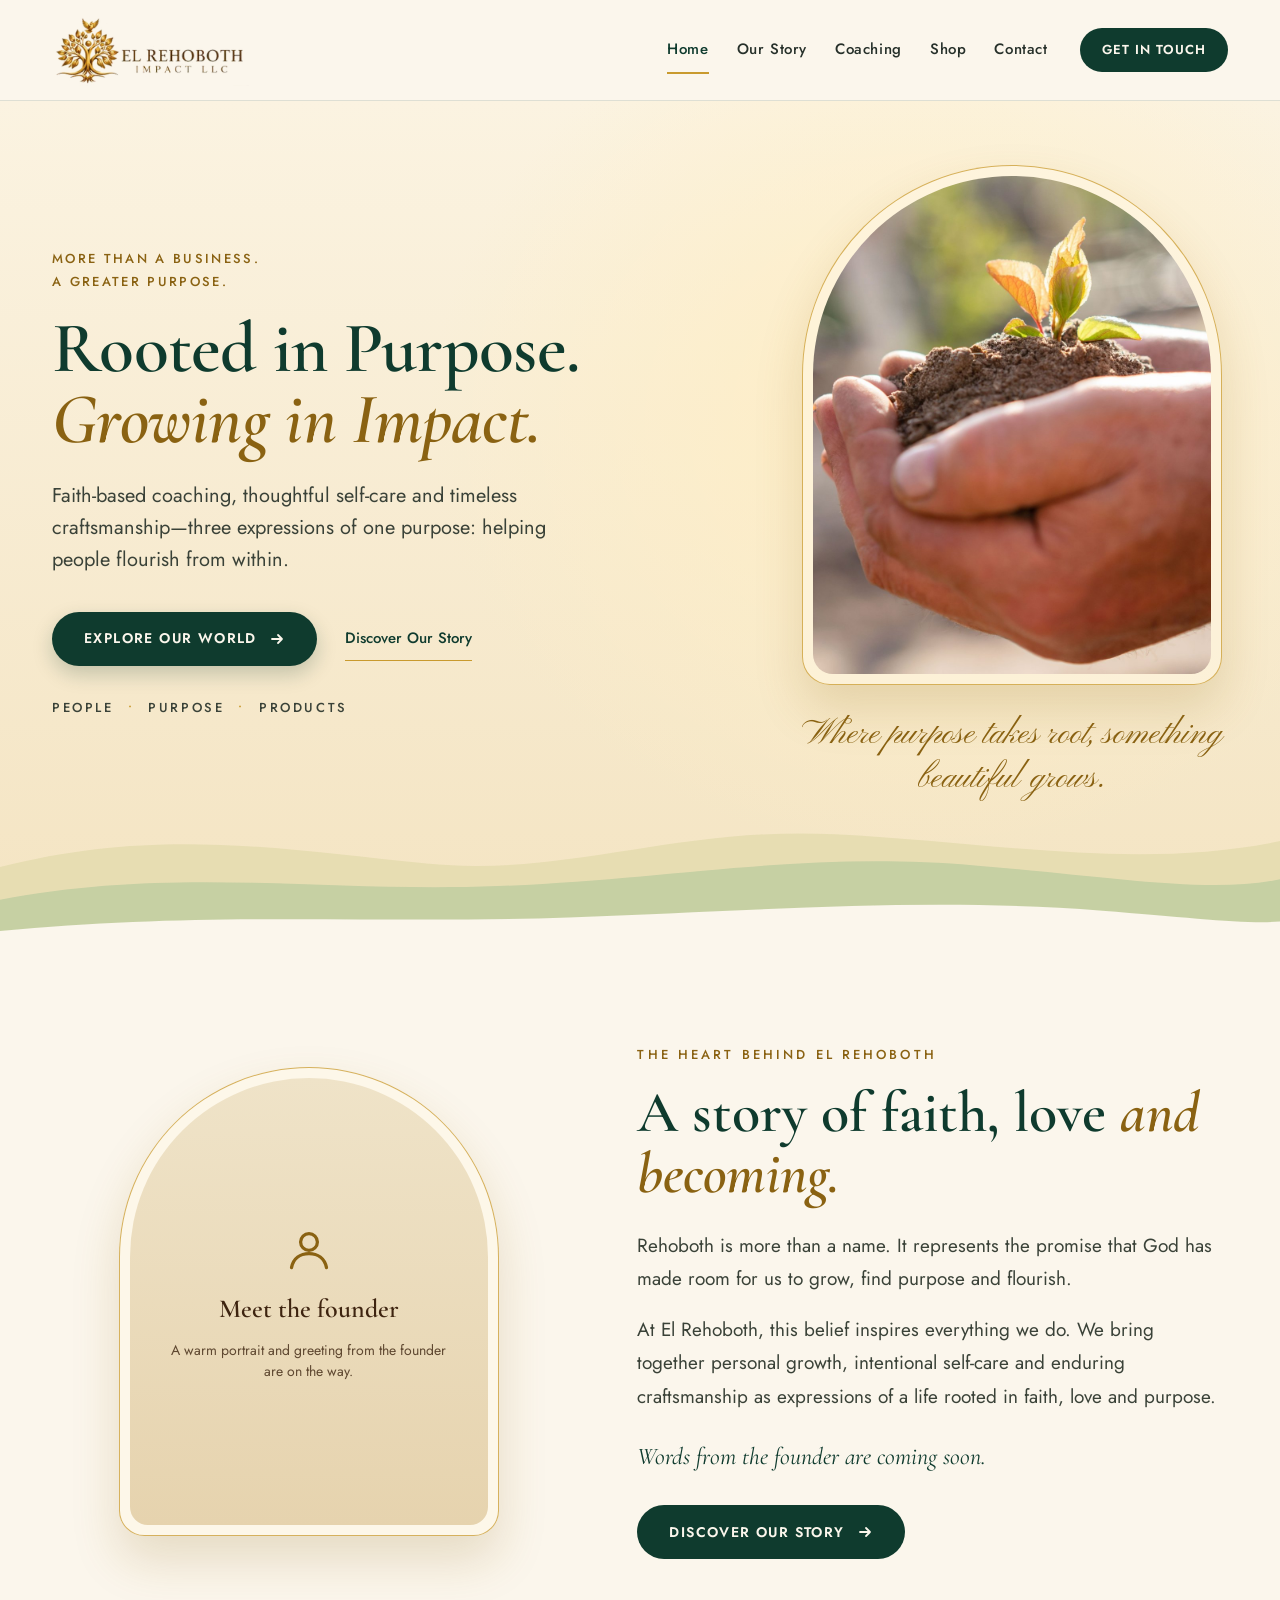
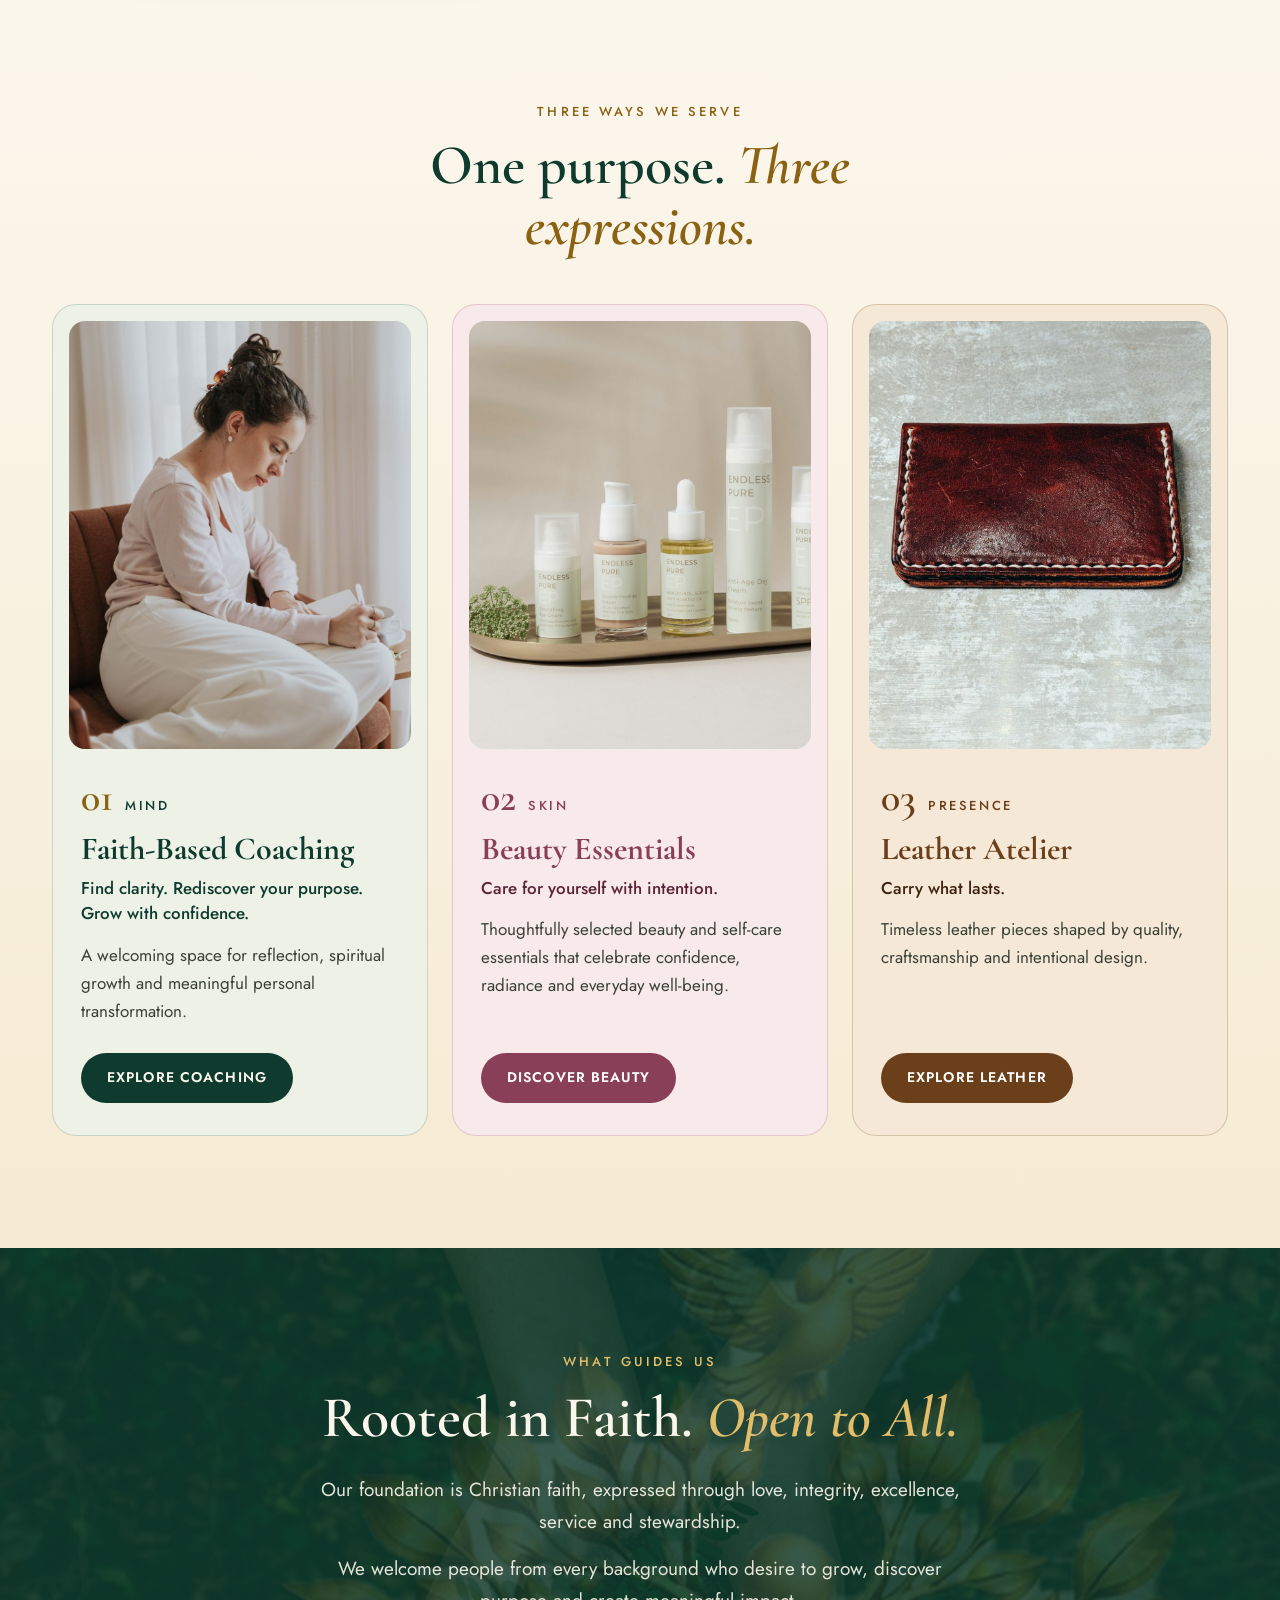
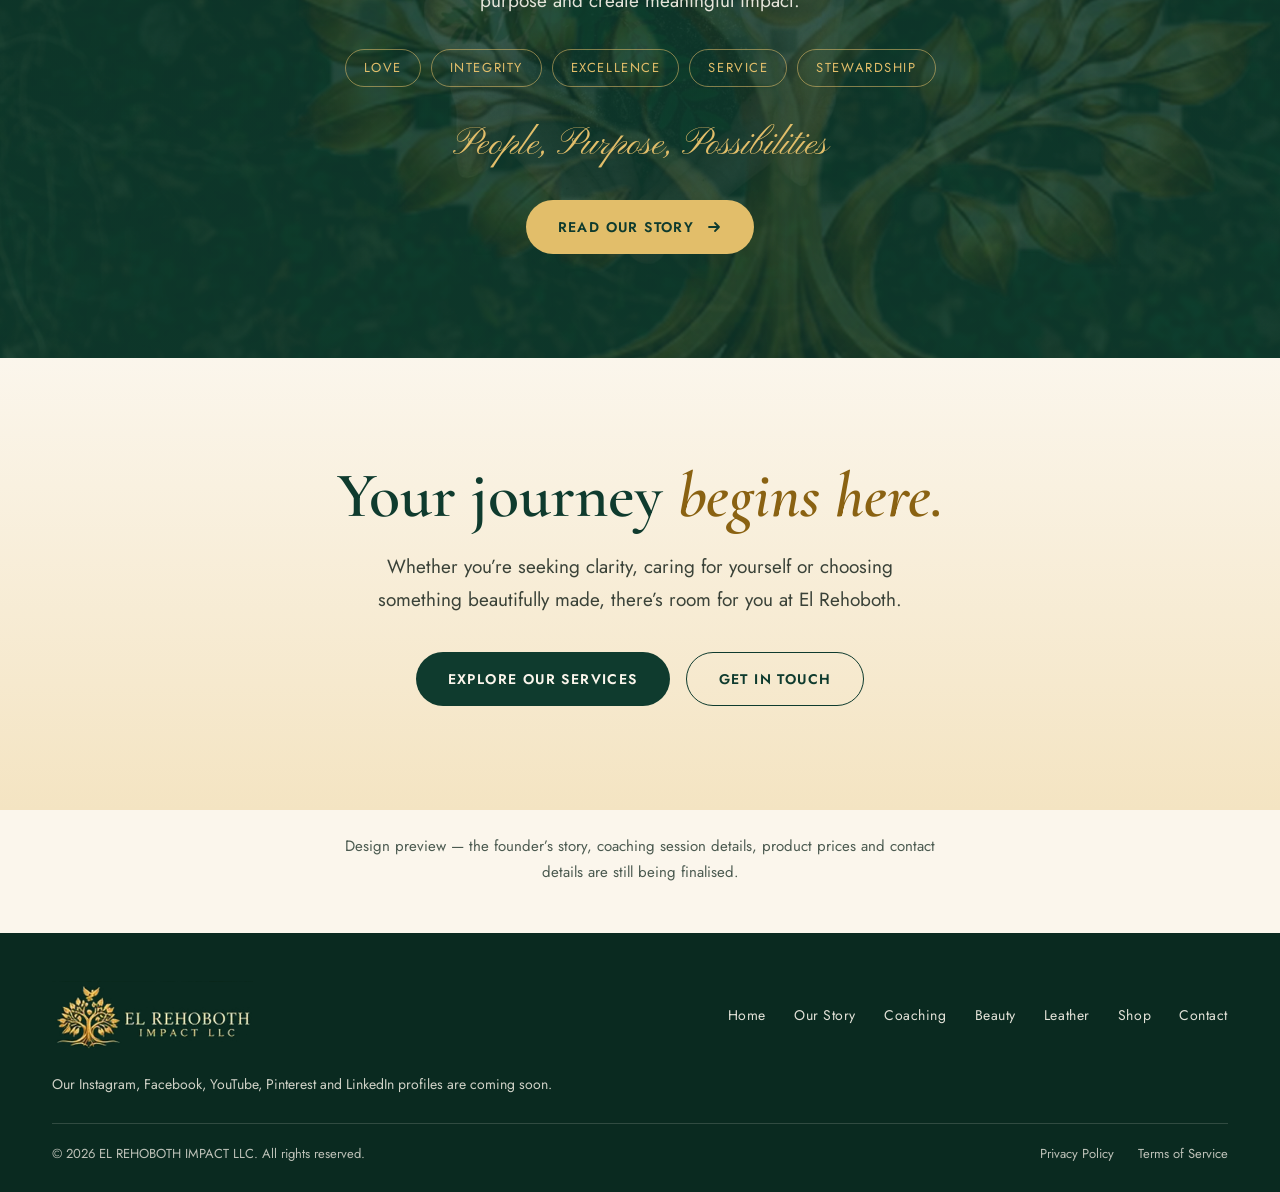
<file: index.html>
<!doctype html>
<html lang="en">
<head>
<meta charset="utf-8">
<meta name="viewport" content="width=device-width, initial-scale=1">
<title>Home | El Rehoboth Impact LLC</title>
<meta name="description" content="El Rehoboth Impact LLC: faith-based coaching, beauty essentials and leather craftsmanship, three expressions of one purpose.">
<link rel="preconnect" href="https://fonts.googleapis.com">
<link rel="preconnect" href="https://fonts.gstatic.com" crossorigin>
<link href="https://fonts.googleapis.com/css2?family=Cormorant+Garamond:ital,wght@0,500;0,600;0,700;1,500;1,600&family=Jost:wght@400;500;600&family=Pinyon+Script&display=swap" rel="stylesheet">
<link rel="stylesheet" href="assets/site.css">
</head>
<body>


<div style="width: 100%; background: #FBF6EC; color: #26302A; font-family: 'Jost', system-ui, sans-serif; line-height: 1.5; overflow: hidden;">

<header class="erh-header" style="width: 100%; background: #FBF6EC; border-bottom: 1px solid rgba(15,59,46,0.12); font-family: 'Jost', system-ui, sans-serif; color: #26302A;">
<div class="erh-bar" style="max-width: 1240px; margin: 0 auto; box-sizing: border-box; display: flex; align-items: center; justify-content: space-between; gap: 16px 32px;">
<a href="index.html" aria-label="El Rehoboth Impact LLC, home" style="display: flex; align-items: center;"><img class="erh-logo" src="assets/logo-header.png" alt="El Rehoboth Impact LLC" style="display: block; width: auto;"></a>
<nav class="erh-wide" aria-label="Main" style="align-items: center; gap: 4px 28px;"><a href="index.html" style="white-space: nowrap; padding: 12px 0; font-size: 15px; font-weight: 500; letter-spacing: 0.04em; text-decoration: none; color: #0F3B2E; border-bottom: 2px solid #C99A2E;">Home</a><a href="about.html" style="white-space: nowrap; padding: 12px 0; font-size: 15px; font-weight: 500; letter-spacing: 0.04em; text-decoration: none; color: #26302A; border-bottom: 2px solid transparent;">Our Story</a><a href="coaching.html" style="white-space: nowrap; padding: 12px 0; font-size: 15px; font-weight: 500; letter-spacing: 0.04em; text-decoration: none; color: #26302A; border-bottom: 2px solid transparent;">Coaching</a><a href="shop.html" style="white-space: nowrap; padding: 12px 0; font-size: 15px; font-weight: 500; letter-spacing: 0.04em; text-decoration: none; color: #26302A; border-bottom: 2px solid transparent;">Shop</a><a href="contact.html" style="white-space: nowrap; padding: 12px 0; font-size: 15px; font-weight: 500; letter-spacing: 0.04em; text-decoration: none; color: #26302A; border-bottom: 2px solid transparent;">Contact</a><a href="contact.html" style="white-space: nowrap; height: 44px; padding: 0 22px; margin-left: 4px; border-radius: 999px; background: #0F3B2E; color: #FBF6EC; display: inline-flex; align-items: center; font-size: 13px; font-weight: 600; letter-spacing: 0.08em; text-transform: uppercase; text-decoration: none;">Get in Touch</a></nav>
<button class="erh-burger" type="button" aria-label="Menu" aria-expanded="false" style="width: 48px; height: 48px; border-radius: 14px; border: 1.5px solid #0F3B2E; background: transparent; color: #0F3B2E; align-items: center; justify-content: center; cursor: pointer;"><svg width="24" height="24" viewBox="0 0 24 24" fill="none" stroke="currentColor" stroke-width="1.8" stroke-linecap="round" aria-hidden="true"><path class="erh-ico" d="M4 7H20M4 12H20M4 17H20"></path></svg></button>
</div>
<nav class="erh-mob" aria-label="Mobile" hidden style="border-top: 1px solid rgba(15,59,46,0.12); padding: 8px 20px 28px; background: #FBF6EC;"><a href="index.html" style="display: flex; align-items: center; justify-content: space-between; min-height: 58px; padding: 0 4px; font-family: 'Cormorant Garamond', serif; font-size: 28px; font-weight: 600; text-decoration: none; color: #0F3B2E; border-bottom: 1px solid rgba(15,59,46,0.12);"><span>Home</span><span style="width: 8px; height: 8px; border-radius: 50%; background: #C99A2E;"></span></a><a href="about.html" style="display: flex; align-items: center; justify-content: space-between; min-height: 58px; padding: 0 4px; font-family: 'Cormorant Garamond', serif; font-size: 28px; font-weight: 600; text-decoration: none; color: #26302A; border-bottom: 1px solid rgba(15,59,46,0.12);"><span>Our Story</span><span style="width: 8px; height: 8px; border-radius: 50%; background: transparent;"></span></a><a href="coaching.html" style="display: flex; align-items: center; justify-content: space-between; min-height: 58px; padding: 0 4px; font-family: 'Cormorant Garamond', serif; font-size: 28px; font-weight: 600; text-decoration: none; color: #26302A; border-bottom: 1px solid rgba(15,59,46,0.12);"><span>Coaching</span><span style="width: 8px; height: 8px; border-radius: 50%; background: transparent;"></span></a><a href="shop.html" style="display: flex; align-items: center; justify-content: space-between; min-height: 58px; padding: 0 4px; font-family: 'Cormorant Garamond', serif; font-size: 28px; font-weight: 600; text-decoration: none; color: #26302A; border-bottom: 1px solid rgba(15,59,46,0.12);"><span>Shop</span><span style="width: 8px; height: 8px; border-radius: 50%; background: transparent;"></span></a><a href="contact.html" style="display: flex; align-items: center; justify-content: space-between; min-height: 58px; padding: 0 4px; font-family: 'Cormorant Garamond', serif; font-size: 28px; font-weight: 600; text-decoration: none; color: #26302A; border-bottom: 1px solid rgba(15,59,46,0.12);"><span>Contact</span><span style="width: 8px; height: 8px; border-radius: 50%; background: transparent;"></span></a><a href="contact.html" style="margin-top: 24px; height: 54px; border-radius: 999px; background: #0F3B2E; color: #FBF6EC; display: flex; align-items: center; justify-content: center; font-size: 14px; font-weight: 600; letter-spacing: 0.1em; text-transform: uppercase; text-decoration: none;">Get in Touch</a></nav>
</header>

<!-- HERO -->
<section style="position: relative; overflow: hidden; background: radial-gradient(ellipse 55% 75% at 72% 38%, rgba(255,238,196,0.95), rgba(255,238,196,0) 70%), linear-gradient(180deg, #FBF3E1 0%, #F4E4C2 100%);">
<svg viewBox="0 0 1440 220" preserveAspectRatio="none" style="position: absolute; left: 0; right: 0; bottom: 0; width: 100%; height: 150px;" aria-hidden="true">
<path d="M0 110C180 50 320 85 480 105C640 125 760 50 940 62C1120 74 1280 115 1440 72V220H0Z" fill="#E6DCB0" fill-opacity="0.85"/>
<path d="M0 158C200 108 360 148 560 138C760 128 900 86 1100 108C1250 124 1360 150 1440 128V220H0Z" fill="#C3CFA2" fill-opacity="0.9"/>
<path d="M0 204C240 174 420 194 640 184C860 174 1040 154 1240 174C1340 184 1400 194 1440 190V220H0Z" fill="#FBF6EC"/>
</svg>
<div style="position: relative; max-width: 1240px; margin: 0 auto; padding: clamp(40px, 5vw, 64px) clamp(20px, 5vw, 32px) clamp(100px, 11vw, 150px); display: flex; flex-wrap: wrap; align-items: center; gap: 40px 48px;">
<div style="flex: 3 1 560px; min-width: 0;">
<div style="font-size: 13px; font-weight: 500; letter-spacing: 0.18em; line-height: 1.7; text-transform: uppercase; color: #8A6212;">More than a business.<br>A greater purpose.</div>
<h1 style="margin: 20px 0 0; font-family: 'Cormorant Garamond', serif; font-weight: 600; font-size: clamp(46px, 5.6vw, 80px); line-height: 1; color: #0F3B2E; letter-spacing: -0.01em;">
<span style="display: block;">Rooted in Purpose.</span>
<span style="display: block; font-style: italic; color: #8A6212;">Growing in Impact.</span>
</h1>
<p style="margin: 24px 0 0; max-width: 500px; font-size: 20px; line-height: 1.6; color: #3A4238;">Faith-based coaching, thoughtful self-care and timeless craftsmanship&mdash;three expressions of one purpose: helping people flourish from within.</p>
<div style="margin-top: 36px; display: flex; flex-wrap: wrap; align-items: center; gap: 16px 28px;">
<a href="#services" style="height: 54px; padding: 0 32px; border-radius: 999px; background: #0F3B2E; color: #FBF6EC; display: inline-flex; align-items: center; gap: 12px; font-size: 14px; font-weight: 600; letter-spacing: 0.1em; text-transform: uppercase; box-shadow: 0 8px 20px rgba(15,59,46,0.22);">
Explore Our World
<svg width="16" height="16" viewBox="0 0 16 16" fill="none" stroke="currentColor" stroke-width="1.8" stroke-linecap="round" stroke-linejoin="round" aria-hidden="true"><path d="M3 8h10M9 4l4 4-4 4"/></svg>
</a>
<a href="about.html" style="min-height: 44px; display: inline-flex; align-items: center; font-size: 15px; font-weight: 500; color: #0F3B2E; border-bottom: 1.5px solid #C99A2E;">Discover Our Story</a>
</div>
<div style="margin-top: 32px; display: flex; flex-wrap: wrap; align-items: center; gap: 8px 14px; font-size: 13px; font-weight: 500; letter-spacing: 0.2em; text-transform: uppercase; color: #3A4238;">
<span>People</span><span style="color: #C99A2E;">&bull;</span><span>Purpose</span><span style="color: #C99A2E;">&bull;</span><span>Products</span>
</div>
</div>
<div style="flex: 2 1 340px; min-width: 0; display: flex; flex-direction: column; align-items: center;">
<div style="position: relative; width: 100%; max-width: 420px;">
<div style="position: relative; box-sizing: border-box; padding: 10px; border: 1.5px solid rgba(201,154,46,0.75); border-radius: 210px 210px 28px 28px; background: rgba(255,248,230,0.5); box-shadow: 0 24px 48px rgba(138,98,18,0.18);">
<div style="border-radius: 200px 200px 20px 20px; overflow: hidden;">
<img src="assets/hero-sprout.jpg" alt="Cupped hands holding a young green sprout in soil, lit by warm sun" style="display: block; width: 100%; aspect-ratio: 4 / 5; object-fit: cover; object-position: 50% 50%;">
</div>
</div>
</div>
<div style="margin-top: 28px; text-align: center; font-family: 'Pinyon Script', cursive; font-size: clamp(26px, 3vw, 34px); line-height: 1.3; color: #8A6212;">Where purpose takes root, something beautiful grows.</div>
</div>
</div>
</section>

<!-- OUR STORY -->
<section id="story" style="background: #FBF6EC; padding: clamp(56px, 8vw, 104px) 0;">
<div class="erh-editorial" style="max-width: 1240px; margin: 0 auto; padding: 0 clamp(20px, 5vw, 32px);">
<div class="erh-editorial-copy">
<div style="font-size: 13px; font-weight: 500; letter-spacing: 0.24em; text-transform: uppercase; color: #8A6212;">The heart behind El Rehoboth</div>
<h2 style="margin: 16px 0 0; font-family: 'Cormorant Garamond', serif; font-weight: 600; font-size: clamp(36px, 4.8vw, 58px); line-height: 1.05; color: #0F3B2E;">A story of faith, love <span style="font-style: italic; color: #8A6212;">and becoming.</span></h2>
<p style="margin: 24px 0 0; font-size: 19px; line-height: 1.75; color: #3A4238;">Rehoboth is more than a name. It represents the promise that God has made room for us to grow, find purpose and flourish.</p>
<p style="margin: 18px 0 0; font-size: 19px; line-height: 1.75; color: #3A4238;">At El Rehoboth, this belief inspires everything we do. We bring together personal growth, intentional self-care and enduring craftsmanship as expressions of a life rooted in faith, love and purpose.</p>
<p style="margin: 28px 0 0; font-family: 'Cormorant Garamond', serif; font-style: italic; font-size: 24px; line-height: 1.35; color: #0F3B2E;">Words from the founder are coming soon.</p>
<div style="margin-top: 32px;">
<a href="about.html" style="height: 54px; padding: 0 32px; border-radius: 999px; background: #0F3B2E; color: #FBF6EC; display: inline-flex; align-items: center; gap: 12px; font-size: 14px; font-weight: 600; letter-spacing: 0.1em; text-transform: uppercase;">
Discover Our Story
<svg width="16" height="16" viewBox="0 0 16 16" fill="none" stroke="currentColor" stroke-width="1.8" stroke-linecap="round" stroke-linejoin="round" aria-hidden="true"><path d="M3 8h10M9 4l4 4-4 4"/></svg>
</a>
</div>
</div>
<div class="erh-editorial-photo" style="box-sizing: border-box; padding: 10px; border: 1.5px solid rgba(201,154,46,0.75); border-radius: 210px 210px 28px 28px; background: rgba(255,248,230,0.5); box-shadow: 0 24px 48px rgba(138,98,18,0.18);">
<div style="aspect-ratio: 4 / 5; border-radius: 200px 200px 20px 20px; overflow: hidden; background: linear-gradient(180deg, #EFE3C8 0%, #E6D3AE 100%); display: flex; flex-direction: column; align-items: center; justify-content: center; text-align: center; padding: 0 32px; gap: 12px;">
<svg width="56" height="56" viewBox="0 0 24 24" fill="none" stroke="#8A6212" stroke-width="1.4" stroke-linecap="round" stroke-linejoin="round" aria-hidden="true"><circle cx="12" cy="9" r="3.6"/><path d="M4.5 20c.8-4 3.8-6 7.5-6s6.7 2 7.5 6"/></svg>
<div style="font-family: 'Cormorant Garamond', serif; font-size: 26px; font-weight: 600; color: #3E2410;">Meet the founder</div>
<div style="font-size: 14px; line-height: 1.5; color: #5E4730;">A warm portrait and greeting from the founder are on the way.</div>
</div>
</div>
</div>
</section>

<!-- SERVICES -->
<section id="services" style="background: linear-gradient(180deg, #FBF6EC 0%, #F6EBD3 100%); padding: clamp(24px, 4vw, 40px) 0 clamp(64px, 9vw, 112px);">
<div style="max-width: 1240px; margin: 0 auto; padding: 0 clamp(20px, 5vw, 32px);">
<div style="text-align: center; max-width: 640px; margin: 0 auto 48px;">
<div style="font-size: 13px; font-weight: 500; letter-spacing: 0.24em; text-transform: uppercase; color: #8A6212;">Three ways we serve</div>
<h2 style="margin: 14px 0 0; font-family: 'Cormorant Garamond', serif; font-weight: 600; font-size: clamp(36px, 4.6vw, 56px); line-height: 1.08; color: #0F3B2E;">One purpose. <span style="font-style: italic; color: #8A6212;">Three expressions.</span></h2>
</div>
<div class="erh-card-grid">

<article style="flex: 1 1 320px; min-width: 0; box-sizing: border-box; padding: 16px 16px 32px; border-radius: 24px; background: #EDF1E6; border: 1px solid rgba(15,59,46,0.16); display: flex; flex-direction: column;">
<div style="border-radius: 16px; overflow: hidden; background: #DDE7D4;">
<img src="assets/coaching-journal.jpg" alt="A woman journaling quietly in an armchair by a bright window" style="display: block; width: 100%; aspect-ratio: 4 / 5; object-fit: cover; object-position: 50% 40%;">
</div>
<div style="padding: 28px 12px 0; display: flex; flex-direction: column; flex: 1;">
<div style="display: flex; align-items: baseline; gap: 12px;">
<span style="font-family: 'Cormorant Garamond', serif; font-size: 40px; font-weight: 600; line-height: 1; color: #8A6212;">01</span>
<span style="font-size: 13px; font-weight: 500; letter-spacing: 0.2em; text-transform: uppercase; color: #0F3B2E;">Mind</span>
</div>
<h3 style="margin: 14px 0 0; font-family: 'Cormorant Garamond', serif; font-weight: 700; font-size: 32px; line-height: 1.1; color: #0F3B2E;">Faith-Based Coaching</h3>
<div style="margin-top: 10px; font-size: 17px; font-weight: 500; line-height: 1.5; color: #0F3B2E;">Find clarity. Rediscover your purpose. Grow with confidence.</div>
<p style="margin: 14px 0 0; font-size: 17px; line-height: 1.65; color: #3A4238;">A welcoming space for reflection, spiritual growth and meaningful personal transformation.</p>
<div style="margin-top: auto; padding-top: 28px;">
<a href="coaching.html" style="height: 50px; padding: 0 26px; border-radius: 999px; background: #0F3B2E; color: #FBF6EC; display: inline-flex; align-items: center; font-size: 14px; font-weight: 600; letter-spacing: 0.08em; text-transform: uppercase;">Explore Coaching</a>
</div>
</div>
</article>

<article style="flex: 1 1 320px; min-width: 0; box-sizing: border-box; padding: 16px 16px 32px; border-radius: 24px; background: #F8E9EA; border: 1px solid rgba(138,63,88,0.2); display: flex; flex-direction: column;">
<div style="border-radius: 16px; overflow: hidden; background: #F1D6DA;">
<img src="assets/beauty-products.jpg" alt="Skincare serums and creams on a brass tray beside a vase of white flowers" style="display: block; width: 100%; aspect-ratio: 4 / 5; object-fit: cover; object-position: 50% 60%;">
</div>
<div style="padding: 28px 12px 0; display: flex; flex-direction: column; flex: 1;">
<div style="display: flex; align-items: baseline; gap: 12px;">
<span style="font-family: 'Cormorant Garamond', serif; font-size: 40px; font-weight: 600; line-height: 1; color: #8A3F58;">02</span>
<span style="font-size: 13px; font-weight: 500; letter-spacing: 0.2em; text-transform: uppercase; color: #8A3F58;">Skin</span>
</div>
<h3 style="margin: 14px 0 0; font-family: 'Cormorant Garamond', serif; font-weight: 700; font-size: 32px; line-height: 1.1; color: #8A3F58;">Beauty Essentials</h3>
<div style="margin-top: 10px; font-size: 17px; font-weight: 500; line-height: 1.5; color: #5C2438;">Care for yourself with intention.</div>
<p style="margin: 14px 0 0; font-size: 17px; line-height: 1.65; color: #3A4238;">Thoughtfully selected beauty and self-care essentials that celebrate confidence, radiance and everyday well-being.</p>
<div style="margin-top: auto; padding-top: 28px;">
<a href="beauty.html" style="height: 50px; padding: 0 26px; border-radius: 999px; background: #8A3F58; color: #FFFFFF; display: inline-flex; align-items: center; font-size: 14px; font-weight: 600; letter-spacing: 0.08em; text-transform: uppercase;">Discover Beauty</a>
</div>
</div>
</article>

<article style="flex: 1 1 320px; min-width: 0; box-sizing: border-box; padding: 16px 16px 32px; border-radius: 24px; background: #F5E8D6; border: 1px solid rgba(107,63,26,0.22); display: flex; flex-direction: column;">
<div style="border-radius: 16px; overflow: hidden; background: #EBD3B0;">
<img src="assets/leather-wallet.jpg" alt="A hand-stitched burgundy leather card holder on a concrete surface" style="display: block; width: 100%; aspect-ratio: 4 / 5; object-fit: cover; object-position: 50% 50%;">
</div>
<div style="padding: 28px 12px 0; display: flex; flex-direction: column; flex: 1;">
<div style="display: flex; align-items: baseline; gap: 12px;">
<span style="font-family: 'Cormorant Garamond', serif; font-size: 40px; font-weight: 600; line-height: 1; color: #6B3F1A;">03</span>
<span style="font-size: 13px; font-weight: 500; letter-spacing: 0.2em; text-transform: uppercase; color: #6B3F1A;">Presence</span>
</div>
<h3 style="margin: 14px 0 0; font-family: 'Cormorant Garamond', serif; font-weight: 700; font-size: 32px; line-height: 1.1; color: #6B3F1A;">Leather Atelier</h3>
<div style="margin-top: 10px; font-size: 17px; font-weight: 500; line-height: 1.5; color: #3E2410;">Carry what lasts.</div>
<p style="margin: 14px 0 0; font-size: 17px; line-height: 1.65; color: #3A4238;">Timeless leather pieces shaped by quality, craftsmanship and intentional design.</p>
<div style="margin-top: auto; padding-top: 28px;">
<a href="leather.html" style="height: 50px; padding: 0 26px; border-radius: 999px; background: #6B3F1A; color: #FFFFFF; display: inline-flex; align-items: center; font-size: 14px; font-weight: 600; letter-spacing: 0.08em; text-transform: uppercase;">Explore Leather</a>
</div>
</div>
</article>

</div>
</div>
</section>

<!-- FOUNDATION -->
<section id="foundation" style="position: relative; overflow: hidden; background: linear-gradient(rgba(15,59,46,0.86), rgba(15,59,46,0.9)), url(assets/foundation-fern.jpg) center / cover #0F3B2E; padding: clamp(64px, 9vw, 104px) 0;">
<img src="assets/tree.png" alt="" style="position: absolute; right: -4%; bottom: -8%; height: 120%; width: auto; max-width: none; opacity: 0.1;">
<div style="position: relative; max-width: 820px; margin: 0 auto; padding: 0 clamp(20px, 5vw, 32px); text-align: center;">
<div style="font-size: 13px; font-weight: 500; letter-spacing: 0.24em; text-transform: uppercase; color: #E2BE6A;">What guides us</div>
<h2 style="margin: 16px 0 0; font-family: 'Cormorant Garamond', serif; font-weight: 600; font-size: clamp(36px, 5vw, 58px); line-height: 1.08; color: #FBF6EC;">Rooted in Faith. <span style="font-style: italic; color: #E2BE6A;">Open to All.</span></h2>
<p style="margin: 24px auto 0; max-width: 640px; font-size: 19px; line-height: 1.7; color: rgba(251,246,236,0.9);">Our foundation is Christian faith, expressed through love, integrity, excellence, service and stewardship.</p>
<p style="margin: 14px auto 0; max-width: 640px; font-size: 19px; line-height: 1.7; color: rgba(251,246,236,0.9);">We welcome people from every background who desire to grow, discover purpose and create meaningful impact.</p>
<div style="margin-top: 32px; display: flex; flex-wrap: wrap; justify-content: center; gap: 10px;">
<span style="padding: 8px 18px; border-radius: 999px; border: 1px solid rgba(226,190,106,0.55); font-size: 13px; letter-spacing: 0.12em; text-transform: uppercase; color: #E2BE6A;">Love</span>
<span style="padding: 8px 18px; border-radius: 999px; border: 1px solid rgba(226,190,106,0.55); font-size: 13px; letter-spacing: 0.12em; text-transform: uppercase; color: #E2BE6A;">Integrity</span>
<span style="padding: 8px 18px; border-radius: 999px; border: 1px solid rgba(226,190,106,0.55); font-size: 13px; letter-spacing: 0.12em; text-transform: uppercase; color: #E2BE6A;">Excellence</span>
<span style="padding: 8px 18px; border-radius: 999px; border: 1px solid rgba(226,190,106,0.55); font-size: 13px; letter-spacing: 0.12em; text-transform: uppercase; color: #E2BE6A;">Service</span>
<span style="padding: 8px 18px; border-radius: 999px; border: 1px solid rgba(226,190,106,0.55); font-size: 13px; letter-spacing: 0.12em; text-transform: uppercase; color: #E2BE6A;">Stewardship</span>
</div>
<div style="margin-top: 36px; font-family: 'Pinyon Script', cursive; font-size: clamp(28px, 3.4vw, 38px); line-height: 1.2; color: #E2BE6A;">People, Purpose, Possibilities</div>
<div style="margin-top: 32px;">
<a href="about.html" style="height: 54px; padding: 0 32px; border-radius: 999px; background: #E2BE6A; color: #0F3B2E; display: inline-flex; align-items: center; gap: 12px; font-size: 14px; font-weight: 600; letter-spacing: 0.1em; text-transform: uppercase;">
Read Our Story
<svg width="16" height="16" viewBox="0 0 16 16" fill="none" stroke="currentColor" stroke-width="1.8" stroke-linecap="round" stroke-linejoin="round" aria-hidden="true"><path d="M3 8h10M9 4l4 4-4 4"/></svg>
</a>
</div>
</div>
</section>

<!-- FINAL CTA -->
<section style="background: linear-gradient(180deg, #FBF6EC 0%, #F4E4C2 100%); padding: clamp(64px, 9vw, 104px) 0;">
<div style="max-width: 760px; margin: 0 auto; padding: 0 clamp(20px, 5vw, 32px); text-align: center;">
<h2 style="margin: 0; font-family: 'Cormorant Garamond', serif; font-weight: 600; font-size: clamp(38px, 5.4vw, 64px); line-height: 1.05; color: #0F3B2E;">Your journey <span style="font-style: italic; color: #8A6212;">begins here.</span></h2>
<p style="margin: 22px auto 0; max-width: 560px; font-size: 19px; line-height: 1.7; color: #3A4238;">Whether you&rsquo;re seeking clarity, caring for yourself or choosing something beautifully made, there&rsquo;s room for you at El Rehoboth.</p>
<div style="margin-top: 36px; display: flex; flex-wrap: wrap; justify-content: center; gap: 14px 16px;">
<a href="#services" style="height: 54px; padding: 0 32px; border-radius: 999px; background: #0F3B2E; color: #FBF6EC; display: inline-flex; align-items: center; font-size: 14px; font-weight: 600; letter-spacing: 0.1em; text-transform: uppercase;">Explore Our Services</a>
<a href="contact.html" style="height: 54px; padding: 0 32px; border-radius: 999px; border: 1.5px solid #0F3B2E; color: #0F3B2E; display: inline-flex; align-items: center; font-size: 14px; font-weight: 600; letter-spacing: 0.1em; text-transform: uppercase;">Get in Touch</a>
</div>
</div>
</section>

<section style="background: #FBF6EC; padding: 0 0 48px;">
<div style="max-width: 1240px; margin: 0 auto; padding: 0 32px;">
<p class="erh-preview-note" style="text-align: center;">Design preview &mdash; the founder&rsquo;s story, coaching session details, product prices and contact details are still being finalised.</p>
</div>
</section>

<footer style="width: 100%; background: #0A2A20; color: rgba(251,246,236,0.82); font-family: 'Jost', system-ui, sans-serif;">
<div style="max-width: 1240px; margin: 0 auto; padding: 48px 32px 28px; box-sizing: border-box;">
<div style="display: flex; flex-wrap: wrap; align-items: center; justify-content: space-between; gap: 24px 32px;">
<a href="index.html" aria-label="El Rehoboth Impact LLC, home" style="display: flex; align-items: center;">
<img src="assets/logo-footer.png" alt="" style="display: block; height: 68px; width: auto;">
</a>
<nav aria-label="Footer" style="display: flex; flex-wrap: wrap; gap: 0 28px; font-size: 14px; letter-spacing: 0.04em;">
<a href="index.html" style="color: rgba(251,246,236,0.9); padding: 12px 0; text-decoration: none;">Home</a>
<a href="about.html" style="color: rgba(251,246,236,0.9); padding: 12px 0; text-decoration: none;">Our Story</a>
<a href="coaching.html" style="color: rgba(251,246,236,0.9); padding: 12px 0; text-decoration: none;">Coaching</a>
<a href="beauty.html" style="color: rgba(251,246,236,0.9); padding: 12px 0; text-decoration: none;">Beauty</a>
<a href="leather.html" style="color: rgba(251,246,236,0.9); padding: 12px 0; text-decoration: none;">Leather</a>
<a href="shop.html" style="color: rgba(251,246,236,0.9); padding: 12px 0; text-decoration: none;">Shop</a>
<a href="contact.html" style="color: rgba(251,246,236,0.9); padding: 12px 0; text-decoration: none;">Contact</a>
</nav>
<p class="erh-social-note">Our Instagram, Facebook, YouTube, Pinterest and LinkedIn profiles are coming soon.</p>
</div>
<div style="margin-top: 28px; padding-top: 20px; border-top: 1px solid rgba(251,246,236,0.16); display: flex; flex-wrap: wrap; justify-content: space-between; gap: 8px 24px; font-size: 13px; color: rgba(251,246,236,0.74);">
<span>© 2026 EL REHOBOTH IMPACT LLC. All rights reserved.</span>
<span class="erh-legal-note"><span>Privacy Policy</span><span>Terms of Service</span></span>
</div>
</div>
</footer>

</div>

<script src="assets/site.js" defer></script>

</body>
</html>
</file>
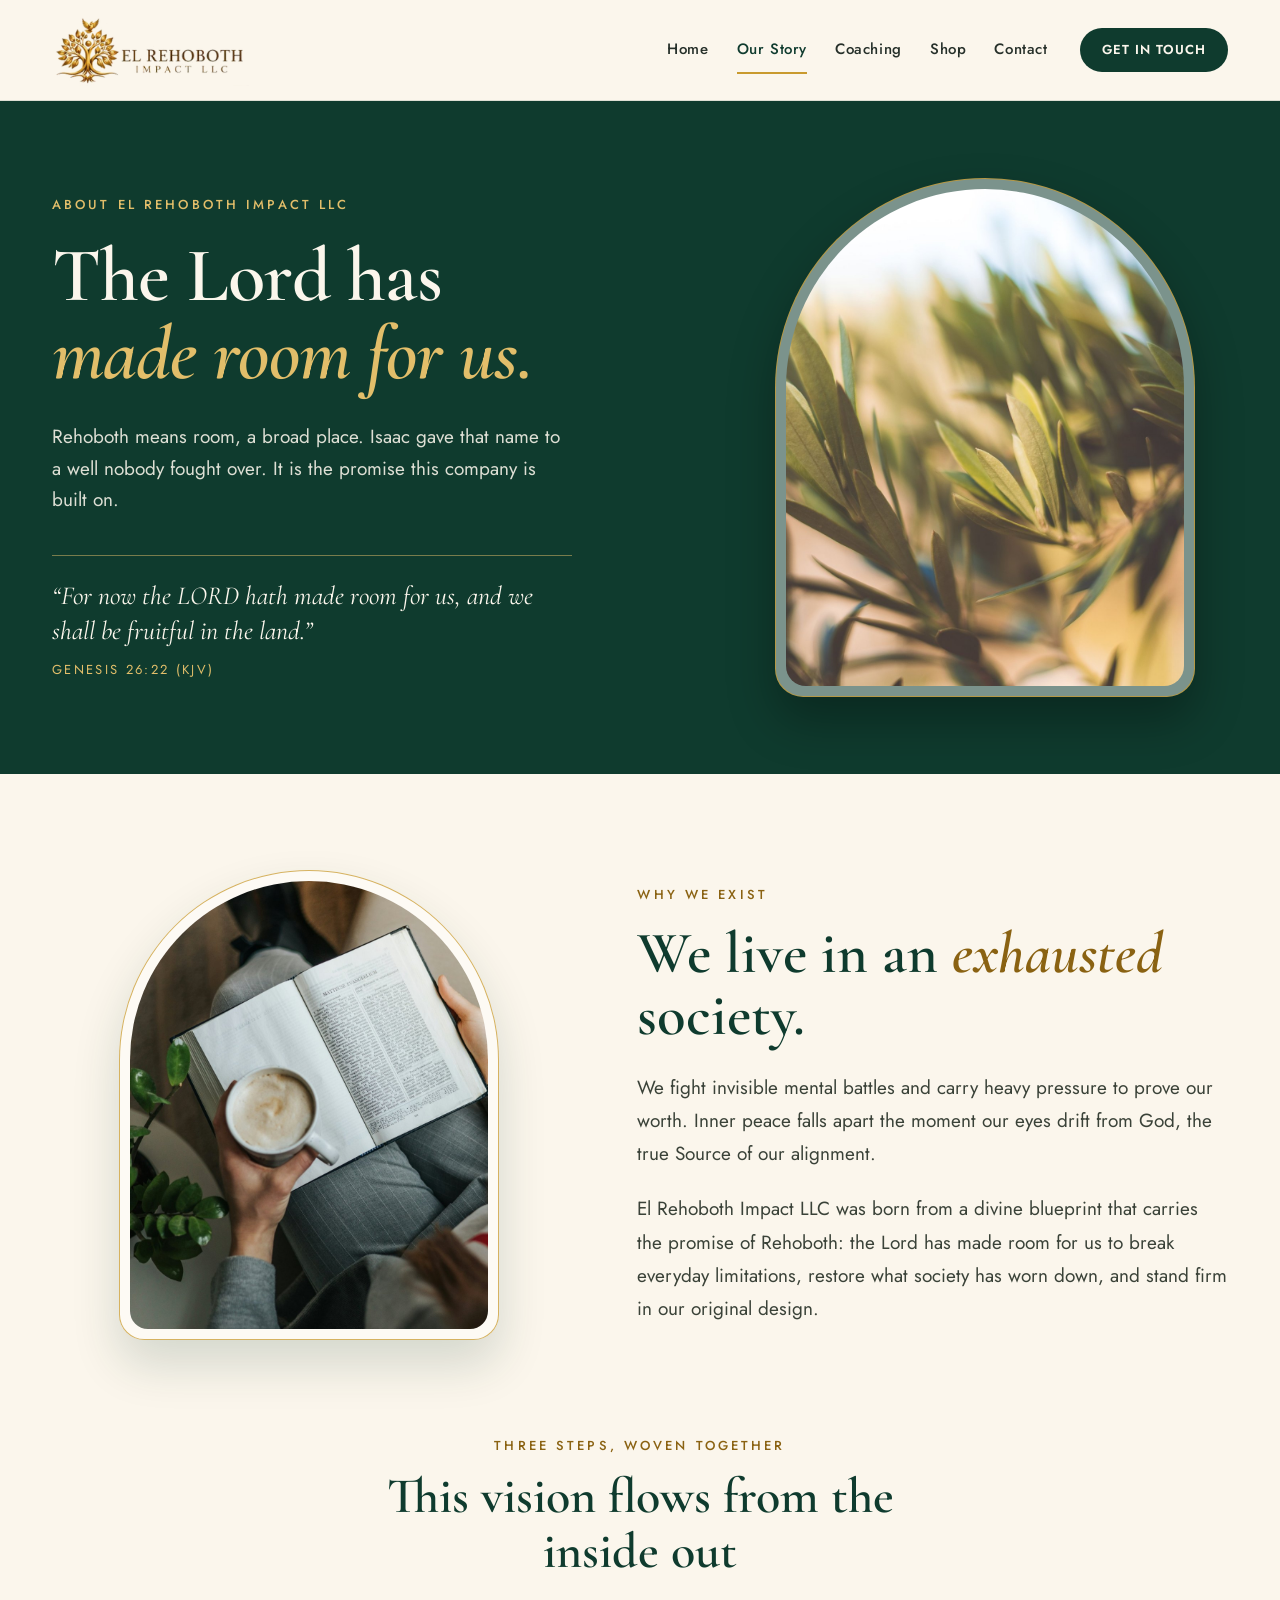
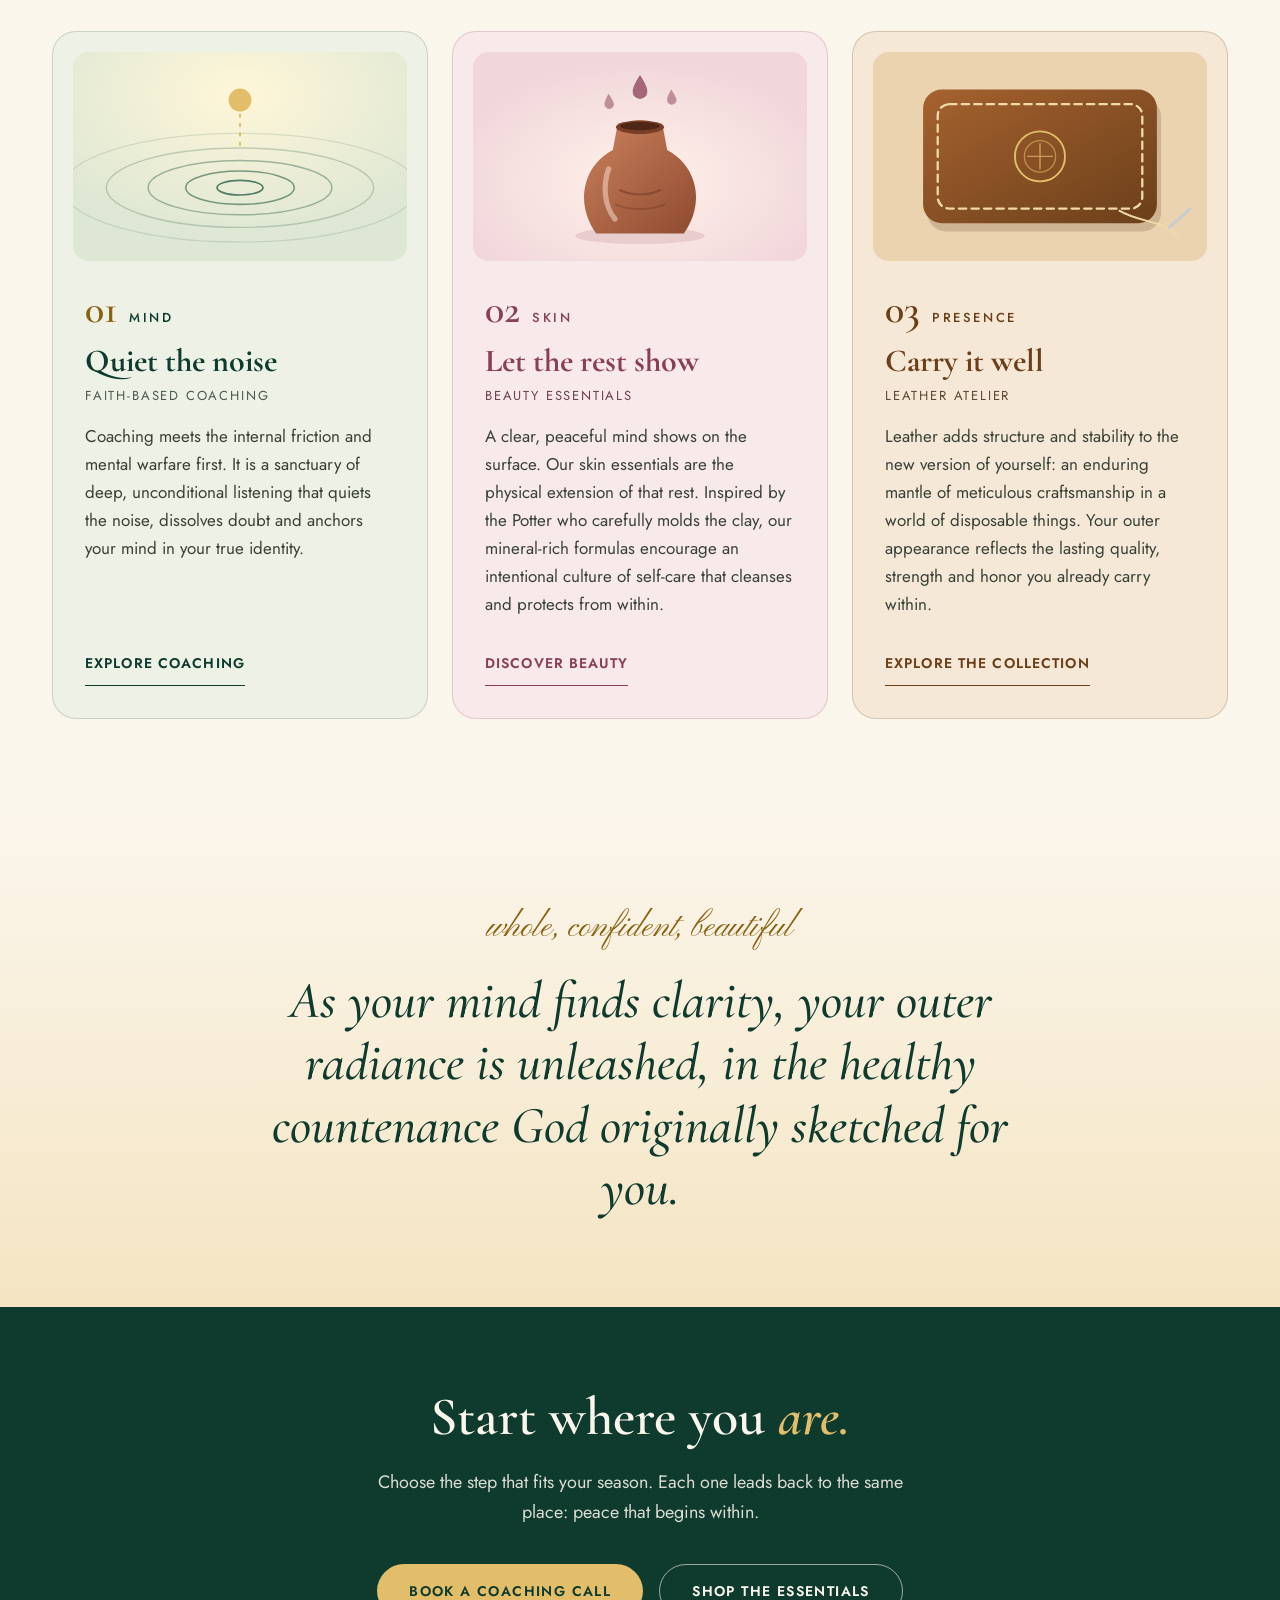
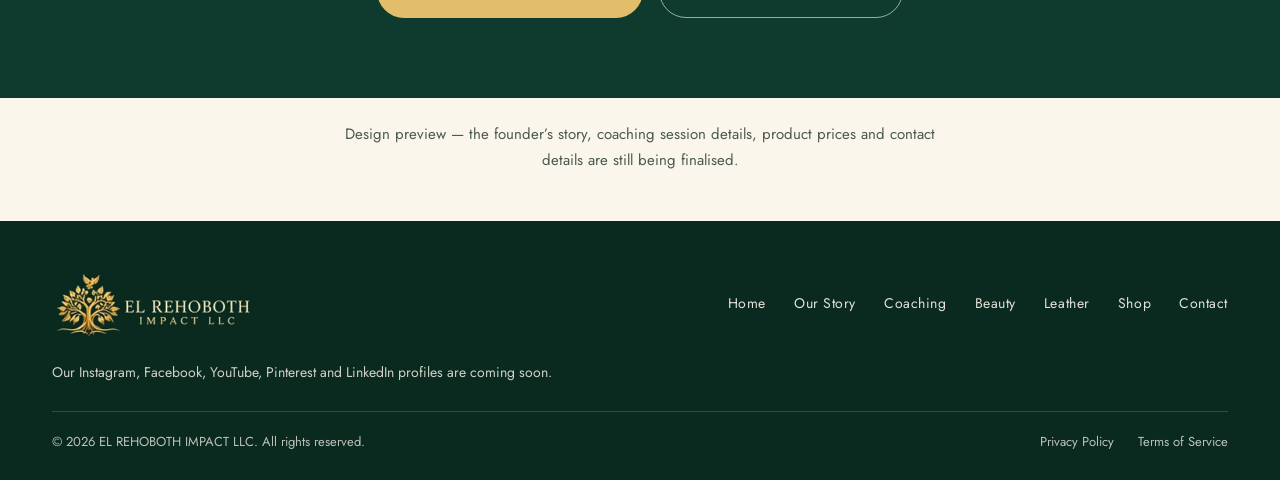
<file: about.html>
<!doctype html>
<html lang="en">
<head>
<meta charset="utf-8">
<meta name="viewport" content="width=device-width, initial-scale=1">
<title>Our Story | El Rehoboth Impact LLC</title>
<meta name="description" content="El Rehoboth Impact LLC: faith-based coaching, beauty essentials and leather craftsmanship, three expressions of one purpose.">
<link rel="preconnect" href="https://fonts.googleapis.com">
<link rel="preconnect" href="https://fonts.gstatic.com" crossorigin>
<link href="https://fonts.googleapis.com/css2?family=Cormorant+Garamond:ital,wght@0,500;0,600;0,700;1,500;1,600&family=Jost:wght@400;500;600&family=Pinyon+Script&display=swap" rel="stylesheet">
<link rel="stylesheet" href="assets/site.css">
</head>
<body>


<div style="width: 100%; background: #FBF6EC; color: #26302A; font-family: 'Jost', system-ui, sans-serif; line-height: 1.5; overflow: hidden;">

<!-- HEADER -->
<header class="erh-header" style="width: 100%; background: #FBF6EC; border-bottom: 1px solid rgba(15,59,46,0.12); font-family: 'Jost', system-ui, sans-serif; color: #26302A;">
<div class="erh-bar" style="max-width: 1240px; margin: 0 auto; box-sizing: border-box; display: flex; align-items: center; justify-content: space-between; gap: 16px 32px;">
<a href="index.html" aria-label="El Rehoboth Impact LLC, home" style="display: flex; align-items: center;"><img class="erh-logo" src="assets/logo-header.png" alt="El Rehoboth Impact LLC" style="display: block; width: auto;"></a>
<nav class="erh-wide" aria-label="Main" style="align-items: center; gap: 4px 28px;"><a href="index.html" style="white-space: nowrap; padding: 12px 0; font-size: 15px; font-weight: 500; letter-spacing: 0.04em; text-decoration: none; color: #26302A; border-bottom: 2px solid transparent;">Home</a><a href="about.html" style="white-space: nowrap; padding: 12px 0; font-size: 15px; font-weight: 500; letter-spacing: 0.04em; text-decoration: none; color: #0F3B2E; border-bottom: 2px solid #C99A2E;">Our Story</a><a href="coaching.html" style="white-space: nowrap; padding: 12px 0; font-size: 15px; font-weight: 500; letter-spacing: 0.04em; text-decoration: none; color: #26302A; border-bottom: 2px solid transparent;">Coaching</a><a href="shop.html" style="white-space: nowrap; padding: 12px 0; font-size: 15px; font-weight: 500; letter-spacing: 0.04em; text-decoration: none; color: #26302A; border-bottom: 2px solid transparent;">Shop</a><a href="contact.html" style="white-space: nowrap; padding: 12px 0; font-size: 15px; font-weight: 500; letter-spacing: 0.04em; text-decoration: none; color: #26302A; border-bottom: 2px solid transparent;">Contact</a><a href="contact.html" style="white-space: nowrap; height: 44px; padding: 0 22px; margin-left: 4px; border-radius: 999px; background: #0F3B2E; color: #FBF6EC; display: inline-flex; align-items: center; font-size: 13px; font-weight: 600; letter-spacing: 0.08em; text-transform: uppercase; text-decoration: none;">Get in Touch</a></nav>
<button class="erh-burger" type="button" aria-label="Menu" aria-expanded="false" style="width: 48px; height: 48px; border-radius: 14px; border: 1.5px solid #0F3B2E; background: transparent; color: #0F3B2E; align-items: center; justify-content: center; cursor: pointer;"><svg width="24" height="24" viewBox="0 0 24 24" fill="none" stroke="currentColor" stroke-width="1.8" stroke-linecap="round" aria-hidden="true"><path class="erh-ico" d="M4 7H20M4 12H20M4 17H20"></path></svg></button>
</div>
<nav class="erh-mob" aria-label="Mobile" hidden style="border-top: 1px solid rgba(15,59,46,0.12); padding: 8px 20px 28px; background: #FBF6EC;"><a href="index.html" style="display: flex; align-items: center; justify-content: space-between; min-height: 58px; padding: 0 4px; font-family: 'Cormorant Garamond', serif; font-size: 28px; font-weight: 600; text-decoration: none; color: #26302A; border-bottom: 1px solid rgba(15,59,46,0.12);"><span>Home</span><span style="width: 8px; height: 8px; border-radius: 50%; background: transparent;"></span></a><a href="about.html" style="display: flex; align-items: center; justify-content: space-between; min-height: 58px; padding: 0 4px; font-family: 'Cormorant Garamond', serif; font-size: 28px; font-weight: 600; text-decoration: none; color: #0F3B2E; border-bottom: 1px solid rgba(15,59,46,0.12);"><span>Our Story</span><span style="width: 8px; height: 8px; border-radius: 50%; background: #C99A2E;"></span></a><a href="coaching.html" style="display: flex; align-items: center; justify-content: space-between; min-height: 58px; padding: 0 4px; font-family: 'Cormorant Garamond', serif; font-size: 28px; font-weight: 600; text-decoration: none; color: #26302A; border-bottom: 1px solid rgba(15,59,46,0.12);"><span>Coaching</span><span style="width: 8px; height: 8px; border-radius: 50%; background: transparent;"></span></a><a href="shop.html" style="display: flex; align-items: center; justify-content: space-between; min-height: 58px; padding: 0 4px; font-family: 'Cormorant Garamond', serif; font-size: 28px; font-weight: 600; text-decoration: none; color: #26302A; border-bottom: 1px solid rgba(15,59,46,0.12);"><span>Shop</span><span style="width: 8px; height: 8px; border-radius: 50%; background: transparent;"></span></a><a href="contact.html" style="display: flex; align-items: center; justify-content: space-between; min-height: 58px; padding: 0 4px; font-family: 'Cormorant Garamond', serif; font-size: 28px; font-weight: 600; text-decoration: none; color: #26302A; border-bottom: 1px solid rgba(15,59,46,0.12);"><span>Contact</span><span style="width: 8px; height: 8px; border-radius: 50%; background: transparent;"></span></a><a href="contact.html" style="margin-top: 24px; height: 54px; border-radius: 999px; background: #0F3B2E; color: #FBF6EC; display: flex; align-items: center; justify-content: center; font-size: 14px; font-weight: 600; letter-spacing: 0.1em; text-transform: uppercase; text-decoration: none;">Get in Touch</a></nav>
</header>

<!-- ABOUT HERO: a broad place -->
<section style="overflow: hidden; background: #0F3B2E;">
<div style="max-width: 1240px; margin: 0 auto; padding: clamp(48px, 6vw, 88px) clamp(20px, 5vw, 32px) clamp(56px, 6vw, 96px); display: flex; flex-wrap: wrap; align-items: center; gap: 40px 64px;">
<div style="flex: 1 1 440px; min-width: 0; max-width: 640px;">
<div style="font-size: 13px; font-weight: 500; letter-spacing: 0.24em; text-transform: uppercase; color: #E2BE6A;">About El Rehoboth Impact LLC</div>
<h1 style="margin: 22px 0 0; font-family: 'Cormorant Garamond', serif; font-weight: 600; font-size: clamp(44px, 6vw, 80px); line-height: 1.02; color: #FBF6EC; letter-spacing: -0.01em;">
<span style="display: block;">The Lord has</span>
<span style="display: block; font-style: italic; color: #E2BE6A;">made room for us.</span>
</h1>
<p style="margin: 28px 0 0; max-width: 520px; font-size: 19px; line-height: 1.65; color: rgba(251,246,236,0.88);">Rehoboth means room, a broad place. Isaac gave that name to a well nobody fought over. It is the promise this company is built on.</p>
<figure style="margin: 40px 0 0; padding: 0; max-width: 520px; border-top: 1px solid rgba(226,190,106,0.5); padding-top: 22px;">
<blockquote style="margin: 0; font-family: 'Cormorant Garamond', serif; font-style: italic; font-size: 26px; line-height: 1.35; color: #FBF6EC;">“For now the LORD hath made room for us, and we shall be fruitful in the land.”</blockquote>
<figcaption style="margin-top: 12px; font-size: 13px; letter-spacing: 0.18em; text-transform: uppercase; color: #E2BE6A;">Genesis 26:22 (KJV)</figcaption>
</figure>
</div>
<div style="flex: 1 1 300px; min-width: 0; display: flex; justify-content: center;">
<div style="margin-top: 0px; width: 100%; max-width: 420px; box-sizing: border-box; padding: 10px; border: 1.5px solid rgba(201,154,46,0.75); border-radius: 210px 210px 28px 28px; background: rgba(255,255,255,0.45); box-shadow: 0 24px 48px rgba(0,0,0,0.3);">
<div style="border-radius: 200px 200px 20px 20px; overflow: hidden;">
<img src="assets/about-olive.jpg" alt="Sunlit olive branch against a soft golden background" style="display: block; width: 100%; aspect-ratio: 4 / 5; object-fit: cover; object-position: 55% 50%;">
</div>
</div>
</div>
</div>
</section>

<!-- WHY WE EXIST -->
<section style="background: #FBF6EC; padding: 96px 0 40px;">
<div class="erh-editorial" style="max-width: 1240px; margin: 0 auto; padding: 0 32px;">
<div class="erh-editorial-copy">
<div style="font-size: 13px; font-weight: 500; letter-spacing: 0.24em; text-transform: uppercase; color: #8A6212;">Why we exist</div>
<h2 style="margin: 16px 0 0; font-family: 'Cormorant Garamond', serif; font-weight: 600; font-size: clamp(36px, 4.6vw, 60px); line-height: 1.05; color: #0F3B2E;">We live in an <span style="font-style: italic; color: #8A6212;">exhausted</span> society.</h2>
<p style="margin: 0;">We fight invisible mental battles and carry heavy pressure to prove our worth. Inner peace falls apart the moment our eyes drift from God, the true Source of our alignment.</p>
<p style="margin: 22px 0 0;">El Rehoboth Impact LLC was born from a divine blueprint that carries the promise of Rehoboth: the Lord has made room for us to break everyday limitations, restore what society has worn down, and stand firm in our original design.</p>
</div>
<div class="erh-editorial-photo" style="box-sizing: border-box; padding: 10px; border: 1.5px solid rgba(201,154,46,0.75); border-radius: 210px 210px 28px 28px; background: rgba(255,255,255,0.45); box-shadow: 0 24px 48px rgba(15,59,46,0.16);">
<div style="border-radius: 200px 200px 20px 20px; overflow: hidden;">
<img src="assets/about-bible.jpg" alt="Hands holding an open Bible and a cup of coffee" style="display: block; width: 100%; aspect-ratio: 4 / 5; object-fit: cover; object-position: 50% 45%;">
</div>
</div>
</div>
</section>

<!-- THREE STEPS -->
<section style="background: #FBF6EC; padding: 56px 0 96px;">
<div style="max-width: 1240px; margin: 0 auto; padding: 0 32px;">
<div style="text-align: center; max-width: 620px; margin: 0 auto 52px;">
<div style="font-size: 13px; font-weight: 500; letter-spacing: 0.24em; text-transform: uppercase; color: #8A6212;">Three steps, woven together</div>
<h2 style="margin: 14px 0 0; font-family: 'Cormorant Garamond', serif; font-weight: 600; font-size: clamp(34px, 4vw, 50px); line-height: 1.1; color: #0F3B2E;">This vision flows from the inside out</h2>
</div>
<div class="erh-card-grid">

<article id="mind" style="flex: 1 1 320px; min-width: 0; box-sizing: border-box; padding: 20px 20px 32px; border-radius: 24px; background: #EDF1E6; border: 1px solid rgba(15,59,46,0.16); display: flex; flex-direction: column;">
<div style="border-radius: 16px; overflow: hidden; background: #DDE7D4;">
<svg viewBox="0 0 320 200" style="display: block; width: 100%; height: auto;" role="img" aria-label="Ripples settling on still water under a single point of light">
<defs>
<radialGradient id="calmGlow" cx="0.5" cy="0.2" r="0.7"><stop offset="0" stop-color="#FFF6D8"></stop><stop offset="1" stop-color="#DDE7D4"></stop></radialGradient>
</defs>
<rect width="320" height="200" fill="url(#calmGlow)"></rect>
<circle cx="160" cy="46" r="11" fill="#E2BE6A"></circle>
<path d="M160 60V92" stroke="#E2BE6A" stroke-width="2" stroke-linecap="round" stroke-dasharray="2 7"></path>
<g fill="none" stroke="#2F5E46">
<ellipse cx="160" cy="130" rx="22" ry="7" stroke-opacity="0.8" stroke-width="1.6"></ellipse>
<ellipse cx="160" cy="130" rx="52" ry="16" stroke-opacity="0.6" stroke-width="1.5"></ellipse>
<ellipse cx="160" cy="130" rx="88" ry="26" stroke-opacity="0.42" stroke-width="1.4"></ellipse>
<ellipse cx="160" cy="130" rx="128" ry="38" stroke-opacity="0.26" stroke-width="1.3"></ellipse>
<ellipse cx="160" cy="130" rx="170" ry="52" stroke-opacity="0.15" stroke-width="1.2"></ellipse>
</g>
</svg>
</div>
<div style="padding: 28px 12px 0; display: flex; flex-direction: column; flex: 1;">
<div style="display: flex; align-items: baseline; gap: 12px;">
<span style="font-family: 'Cormorant Garamond', serif; font-size: 40px; font-weight: 600; line-height: 1; color: #8A6212;">01</span>
<span style="font-size: 13px; font-weight: 500; letter-spacing: 0.2em; text-transform: uppercase; color: #0F3B2E;">Mind</span>
</div>
<h3 style="margin: 14px 0 0; font-family: 'Cormorant Garamond', serif; font-weight: 700; font-size: 32px; line-height: 1.1; color: #0F3B2E;">Quiet the noise</h3>
<div style="margin-top: 8px; font-size: 13px; letter-spacing: 0.14em; text-transform: uppercase; color: #4B5A50;">Faith-Based Coaching</div>
<p style="margin: 16px 0 0; font-size: 17px; line-height: 1.65; color: #3A4238;">Coaching meets the internal friction and mental warfare first. It is a sanctuary of deep, unconditional listening that quiets the noise, dissolves doubt and anchors your mind in your true identity.</p>
<div style="margin-top: auto; padding-top: 24px;">
<a href="coaching.html" style="min-height: 44px; display: inline-flex; align-items: center; gap: 10px; font-size: 14px; font-weight: 600; letter-spacing: 0.08em; text-transform: uppercase; color: #0F3B2E; border-bottom: 1.5px solid #0F3B2E;">Explore coaching</a>
</div>
</div>
</article>

<article id="skin" style="flex: 1 1 320px; min-width: 0; box-sizing: border-box; padding: 20px 20px 32px; border-radius: 24px; background: #F8E9EA; border: 1px solid rgba(138,63,88,0.2); display: flex; flex-direction: column;">
<div style="border-radius: 16px; overflow: hidden; background: #F1D6DA;">
<svg viewBox="0 0 320 200" style="display: block; width: 100%; height: auto;" role="img" aria-label="A clay vessel with drops of dew falling toward it">
<defs>
<radialGradient id="vesselGlow" cx="0.5" cy="0.62" r="0.6"><stop offset="0" stop-color="#FFF1EA"></stop><stop offset="1" stop-color="#F1D6DA"></stop></radialGradient>
<linearGradient id="clay" x1="0" y1="0" x2="1" y2="1"><stop offset="0" stop-color="#C9805C"></stop><stop offset="1" stop-color="#8F4B30"></stop></linearGradient>
</defs>
<rect width="320" height="200" fill="url(#vesselGlow)"></rect>
<ellipse cx="160" cy="176" rx="62" ry="8" fill="#8A3F58" fill-opacity="0.14"></ellipse>
<path d="M118 174C98 146 104 110 134 94L138 72H182L186 94C216 110 222 146 202 174Z" fill="url(#clay)"></path>
<ellipse cx="160" cy="72" rx="23" ry="6.5" fill="#7A3E26"></ellipse>
<ellipse cx="160" cy="71" rx="19" ry="4" fill="#4E2616"></ellipse>
<path d="M130 112C124 128 126 148 136 160" fill="none" stroke="#F5D9C6" stroke-opacity="0.55" stroke-width="5" stroke-linecap="round"></path>
<path d="M140 132C152 138 168 138 180 132" fill="none" stroke="#6E3520" stroke-opacity="0.5" stroke-width="2"></path>
<path d="M136 146C150 152 170 152 184 146" fill="none" stroke="#6E3520" stroke-opacity="0.35" stroke-width="2"></path>
<g fill="#8A3F58">
<path d="M160 22C155 30 153 34 153 38A7 7 0 0 0 167 38C167 34 165 30 160 22Z" fill-opacity="0.75"></path>
<path d="M190 36C187 41 186 44 186 46A4.5 4.5 0 0 0 195 46C195 44 193 41 190 36Z" fill-opacity="0.5"></path>
<path d="M130 40C127 45 126 48 126 50A4.5 4.5 0 0 0 135 50C135 48 133 45 130 40Z" fill-opacity="0.5"></path>
</g>
</svg>
</div>
<div style="padding: 28px 12px 0; display: flex; flex-direction: column; flex: 1;">
<div style="display: flex; align-items: baseline; gap: 12px;">
<span style="font-family: 'Cormorant Garamond', serif; font-size: 40px; font-weight: 600; line-height: 1; color: #8A3F58;">02</span>
<span style="font-size: 13px; font-weight: 500; letter-spacing: 0.2em; text-transform: uppercase; color: #8A3F58;">Skin</span>
</div>
<h3 style="margin: 14px 0 0; font-family: 'Cormorant Garamond', serif; font-weight: 700; font-size: 32px; line-height: 1.1; color: #8A3F58;">Let the rest show</h3>
<div style="margin-top: 8px; font-size: 13px; letter-spacing: 0.14em; text-transform: uppercase; color: #6E3F4E;">Beauty Essentials</div>
<p style="margin: 16px 0 0; font-size: 17px; line-height: 1.65; color: #3A4238;">A clear, peaceful mind shows on the surface. Our skin essentials are the physical extension of that rest. Inspired by the Potter who carefully molds the clay, our mineral-rich formulas encourage an intentional culture of self-care that cleanses and protects from within.</p>
<div style="margin-top: auto; padding-top: 24px;">
<a href="beauty.html" style="min-height: 44px; display: inline-flex; align-items: center; gap: 10px; font-size: 14px; font-weight: 600; letter-spacing: 0.08em; text-transform: uppercase; color: #8A3F58; border-bottom: 1.5px solid #8A3F58;">Discover beauty</a>
</div>
</div>
</article>

<article id="presence" style="flex: 1 1 320px; min-width: 0; box-sizing: border-box; padding: 20px 20px 32px; border-radius: 24px; background: #F5E8D6; border: 1px solid rgba(107,63,26,0.22); display: flex; flex-direction: column;">
<div style="border-radius: 16px; overflow: hidden; background: #EBD3B0;">
<svg viewBox="0 0 320 200" style="display: block; width: 100%; height: auto;" role="img" aria-label="A piece of leather with hand-stitched edges and a needle">
<defs>
<linearGradient id="hide" x1="0" y1="0" x2="1" y2="1"><stop offset="0" stop-color="#A5622F"></stop><stop offset="1" stop-color="#6B3F1A"></stop></linearGradient>
</defs>
<rect width="320" height="200" fill="#EBD3B0"></rect>
<rect x="48" y="36" width="224" height="128" rx="18" fill="#4B2A10" fill-opacity="0.18" transform="translate(4 8)"></rect>
<rect x="48" y="36" width="224" height="128" rx="18" fill="url(#hide)"></rect>
<rect x="62" y="50" width="196" height="100" rx="11" fill="none" stroke="#F1D9A8" stroke-width="2.2" stroke-dasharray="7 5" stroke-linecap="round"></rect>
<circle cx="160" cy="100" r="24" fill="none" stroke="#E2BE6A" stroke-width="1.8"></circle>
<circle cx="160" cy="100" r="15" fill="none" stroke="#E2BE6A" stroke-opacity="0.6" stroke-width="1.2"></circle>
<path d="M148 100H172M160 88V112" stroke="#E2BE6A" stroke-opacity="0.7" stroke-width="1.4" stroke-linecap="round"></path>
<path d="M236 152C256 164 276 160 292 176" fill="none" stroke="#F1D9A8" stroke-width="1.8" stroke-linecap="round"></path>
<path d="M284 168L304 150" stroke="#C8CDD0" stroke-width="3" stroke-linecap="round"></path>
</svg>
</div>
<div style="padding: 28px 12px 0; display: flex; flex-direction: column; flex: 1;">
<div style="display: flex; align-items: baseline; gap: 12px;">
<span style="font-family: 'Cormorant Garamond', serif; font-size: 40px; font-weight: 600; line-height: 1; color: #6B3F1A;">03</span>
<span style="font-size: 13px; font-weight: 500; letter-spacing: 0.2em; text-transform: uppercase; color: #6B3F1A;">Presence</span>
</div>
<h3 style="margin: 14px 0 0; font-family: 'Cormorant Garamond', serif; font-weight: 700; font-size: 32px; line-height: 1.1; color: #6B3F1A;">Carry it well</h3>
<div style="margin-top: 8px; font-size: 13px; letter-spacing: 0.14em; text-transform: uppercase; color: #5E4730;">Leather Atelier</div>
<p style="margin: 16px 0 0; font-size: 17px; line-height: 1.65; color: #3A4238;">Leather adds structure and stability to the new version of yourself: an enduring mantle of meticulous craftsmanship in a world of disposable things. Your outer appearance reflects the lasting quality, strength and honor you already carry within.</p>
<div style="margin-top: auto; padding-top: 24px;">
<a href="leather.html" style="min-height: 44px; display: inline-flex; align-items: center; gap: 10px; font-size: 14px; font-weight: 600; letter-spacing: 0.08em; text-transform: uppercase; color: #6B3F1A; border-bottom: 1.5px solid #6B3F1A;">Explore the collection</a>
</div>
</div>
</article>

</div>
</div>
</section>

<!-- CLOSING QUOTE -->
<section style="background: linear-gradient(180deg, #FBF6EC 0%, #F4E4C2 100%); padding: 88px 0;">
<div style="max-width: 860px; margin: 0 auto; padding: 0 32px; text-align: center;">
<div style="font-family: 'Pinyon Script', cursive; font-size: 34px; color: #8A6212;">whole, confident, beautiful</div>
<p style="margin: 16px 0 0; font-family: 'Cormorant Garamond', serif; font-style: italic; font-weight: 500; font-size: clamp(30px, 4.4vw, 52px); line-height: 1.2; color: #0F3B2E;">As your mind finds clarity, your outer radiance is unleashed, in the healthy countenance God originally sketched for you.</p>
</div>
</section>

<!-- CTA -->
<section style="background: #0F3B2E; padding: 80px 0;">
<div style="max-width: 760px; margin: 0 auto; padding: 0 32px; text-align: center;">
<h2 style="margin: 0; font-family: 'Cormorant Garamond', serif; font-weight: 600; font-size: clamp(34px, 4.6vw, 54px); line-height: 1.1; color: #FBF6EC;">Start where you <span style="font-style: italic; color: #E2BE6A;">are.</span></h2>
<p style="margin: 20px auto 0; max-width: 560px; font-size: 18px; line-height: 1.7; color: rgba(251,246,236,0.86);">Choose the step that fits your season. Each one leads back to the same place: peace that begins within.</p>
<div style="margin-top: 36px; display: flex; flex-wrap: wrap; justify-content: center; gap: 14px 16px;">
<a href="contact.html" style="height: 54px; padding: 0 32px; border-radius: 999px; background: #E2BE6A; color: #0F3B2E; display: inline-flex; align-items: center; font-size: 14px; font-weight: 600; letter-spacing: 0.1em; text-transform: uppercase;">Book a coaching call</a>
<a href="shop.html#beauty" style="height: 54px; padding: 0 32px; border-radius: 999px; border: 1.5px solid rgba(251,246,236,0.6); color: #FBF6EC; display: inline-flex; align-items: center; font-size: 14px; font-weight: 600; letter-spacing: 0.1em; text-transform: uppercase;">Shop the essentials</a>
</div>
</div>
</section>

<!-- FOOTER -->
<section style="background: #FBF6EC; padding: 0 0 48px;">
<div style="max-width: 1240px; margin: 0 auto; padding: 0 32px;">
<p class="erh-preview-note" style="text-align: center;">Design preview &mdash; the founder&rsquo;s story, coaching session details, product prices and contact details are still being finalised.</p>
</div>
</section>

<footer style="width: 100%; background: #0A2A20; color: rgba(251,246,236,0.82); font-family: 'Jost', system-ui, sans-serif;">
<div style="max-width: 1240px; margin: 0 auto; padding: 48px 32px 28px; box-sizing: border-box;">
<div style="display: flex; flex-wrap: wrap; align-items: center; justify-content: space-between; gap: 24px 32px;">
<a href="index.html" aria-label="El Rehoboth Impact LLC, home" style="display: flex; align-items: center;">
<img src="assets/logo-footer.png" alt="" style="display: block; height: 68px; width: auto;">
</a>
<nav aria-label="Footer" style="display: flex; flex-wrap: wrap; gap: 0 28px; font-size: 14px; letter-spacing: 0.04em;">
<a href="index.html" style="color: rgba(251,246,236,0.9); padding: 12px 0; text-decoration: none;">Home</a>
<a href="about.html" style="color: rgba(251,246,236,0.9); padding: 12px 0; text-decoration: none;">Our Story</a>
<a href="coaching.html" style="color: rgba(251,246,236,0.9); padding: 12px 0; text-decoration: none;">Coaching</a>
<a href="beauty.html" style="color: rgba(251,246,236,0.9); padding: 12px 0; text-decoration: none;">Beauty</a>
<a href="leather.html" style="color: rgba(251,246,236,0.9); padding: 12px 0; text-decoration: none;">Leather</a>
<a href="shop.html" style="color: rgba(251,246,236,0.9); padding: 12px 0; text-decoration: none;">Shop</a>
<a href="contact.html" style="color: rgba(251,246,236,0.9); padding: 12px 0; text-decoration: none;">Contact</a>
</nav>
<p class="erh-social-note">Our Instagram, Facebook, YouTube, Pinterest and LinkedIn profiles are coming soon.</p>
</div>
<div style="margin-top: 28px; padding-top: 20px; border-top: 1px solid rgba(251,246,236,0.16); display: flex; flex-wrap: wrap; justify-content: space-between; gap: 8px 24px; font-size: 13px; color: rgba(251,246,236,0.74);">
<span>© 2026 EL REHOBOTH IMPACT LLC. All rights reserved.</span>
<span class="erh-legal-note"><span>Privacy Policy</span><span>Terms of Service</span></span>
</div>
</div>
</footer>

</div>

<script src="assets/site.js" defer></script>

</body>
</html>
</file>
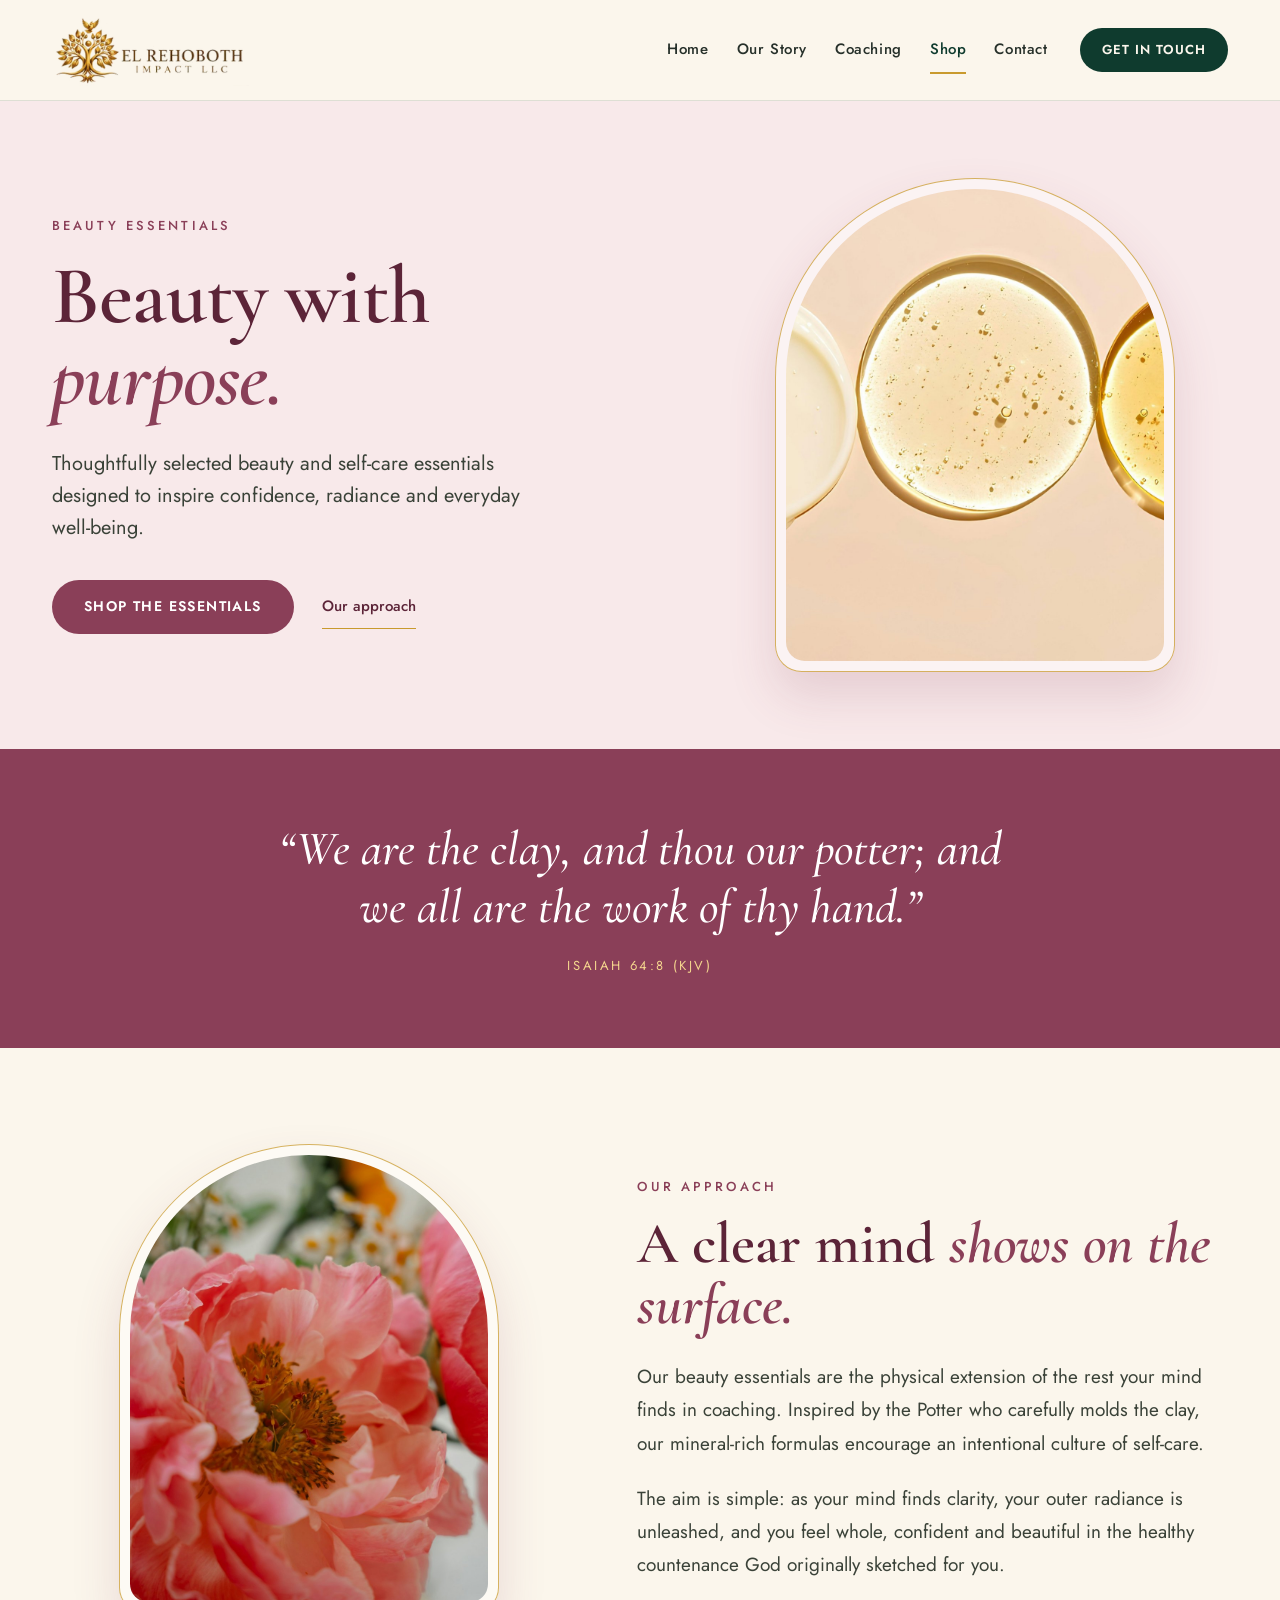
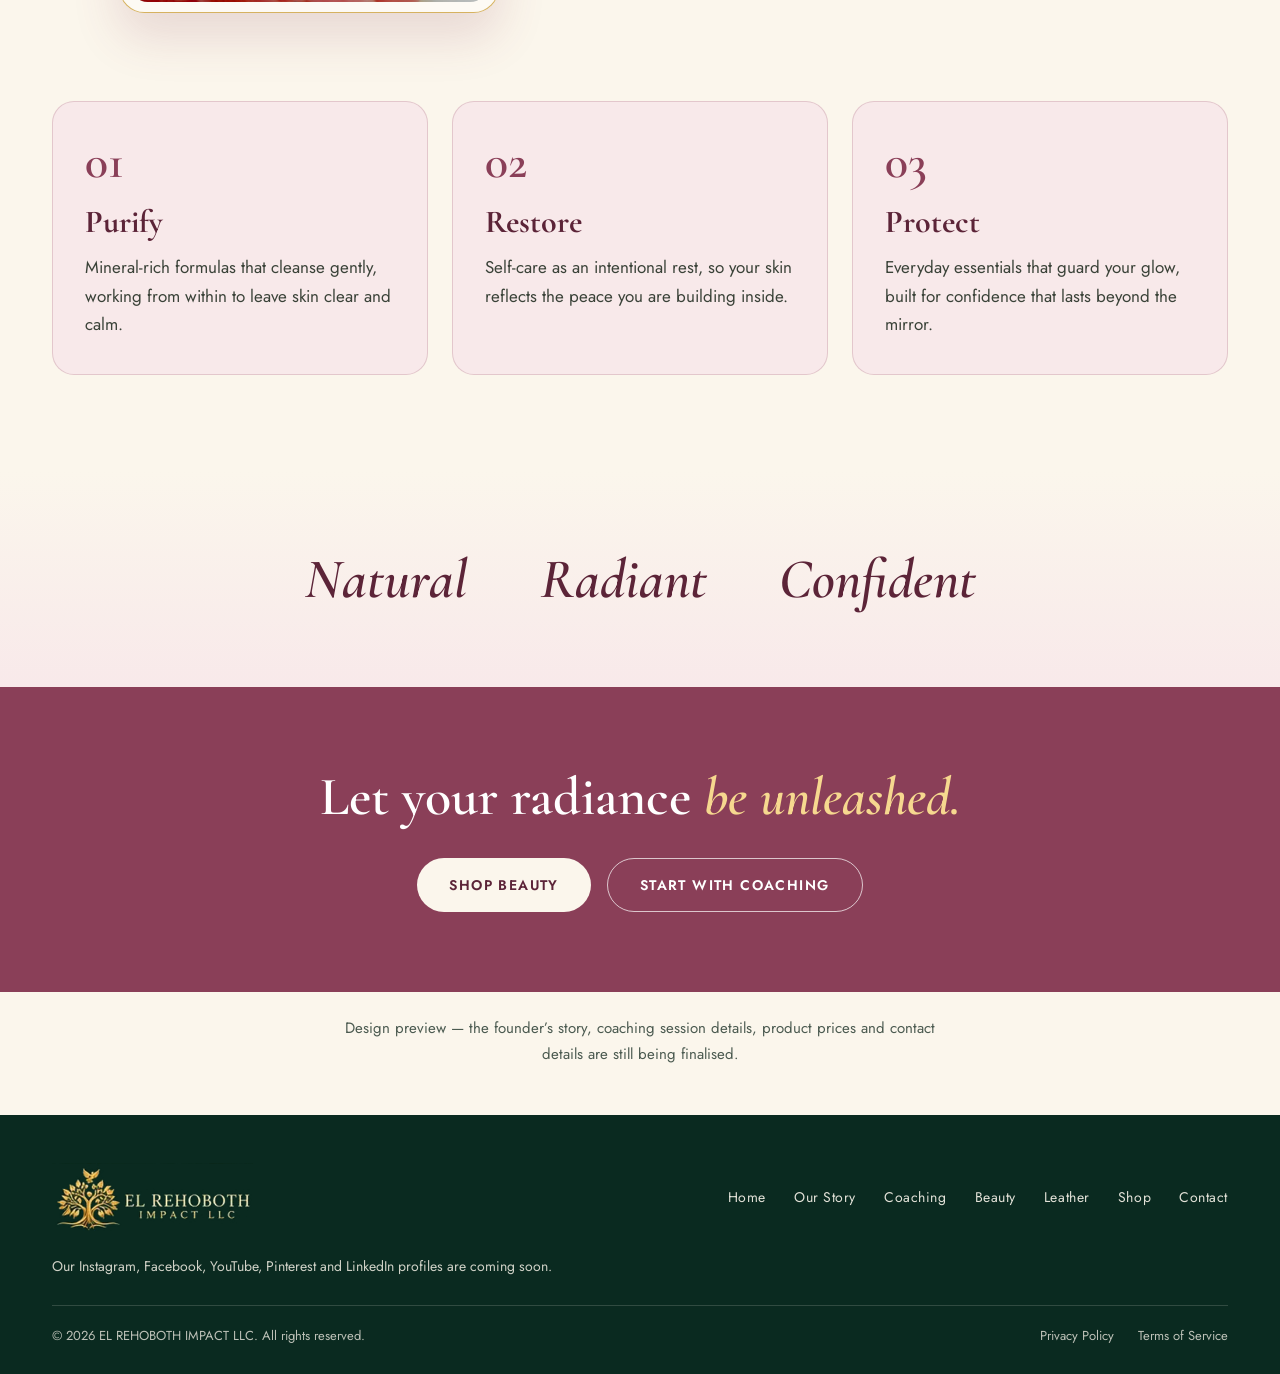
<file: beauty.html>
<!doctype html>
<html lang="en">
<head>
<meta charset="utf-8">
<meta name="viewport" content="width=device-width, initial-scale=1">
<title>Beauty Essentials | El Rehoboth Impact LLC</title>
<meta name="description" content="El Rehoboth Impact LLC: faith-based coaching, beauty essentials and leather craftsmanship, three expressions of one purpose.">
<link rel="preconnect" href="https://fonts.googleapis.com">
<link rel="preconnect" href="https://fonts.gstatic.com" crossorigin>
<link href="https://fonts.googleapis.com/css2?family=Cormorant+Garamond:ital,wght@0,500;0,600;0,700;1,500;1,600&family=Jost:wght@400;500;600&family=Pinyon+Script&display=swap" rel="stylesheet">
<link rel="stylesheet" href="assets/site.css">
</head>
<body>


<div style="width: 100%; background: #FBF6EC; color: #26302A; font-family: 'Jost', system-ui, sans-serif; line-height: 1.5; overflow: hidden;">

<header class="erh-header" style="width: 100%; background: #FBF6EC; border-bottom: 1px solid rgba(15,59,46,0.12); font-family: 'Jost', system-ui, sans-serif; color: #26302A;">
<div class="erh-bar" style="max-width: 1240px; margin: 0 auto; box-sizing: border-box; display: flex; align-items: center; justify-content: space-between; gap: 16px 32px;">
<a href="index.html" aria-label="El Rehoboth Impact LLC, home" style="display: flex; align-items: center;"><img class="erh-logo" src="assets/logo-header.png" alt="El Rehoboth Impact LLC" style="display: block; width: auto;"></a>
<nav class="erh-wide" aria-label="Main" style="align-items: center; gap: 4px 28px;"><a href="index.html" style="white-space: nowrap; padding: 12px 0; font-size: 15px; font-weight: 500; letter-spacing: 0.04em; text-decoration: none; color: #26302A; border-bottom: 2px solid transparent;">Home</a><a href="about.html" style="white-space: nowrap; padding: 12px 0; font-size: 15px; font-weight: 500; letter-spacing: 0.04em; text-decoration: none; color: #26302A; border-bottom: 2px solid transparent;">Our Story</a><a href="coaching.html" style="white-space: nowrap; padding: 12px 0; font-size: 15px; font-weight: 500; letter-spacing: 0.04em; text-decoration: none; color: #26302A; border-bottom: 2px solid transparent;">Coaching</a><a href="shop.html" style="white-space: nowrap; padding: 12px 0; font-size: 15px; font-weight: 500; letter-spacing: 0.04em; text-decoration: none; color: #0F3B2E; border-bottom: 2px solid #C99A2E;">Shop</a><a href="contact.html" style="white-space: nowrap; padding: 12px 0; font-size: 15px; font-weight: 500; letter-spacing: 0.04em; text-decoration: none; color: #26302A; border-bottom: 2px solid transparent;">Contact</a><a href="contact.html" style="white-space: nowrap; height: 44px; padding: 0 22px; margin-left: 4px; border-radius: 999px; background: #0F3B2E; color: #FBF6EC; display: inline-flex; align-items: center; font-size: 13px; font-weight: 600; letter-spacing: 0.08em; text-transform: uppercase; text-decoration: none;">Get in Touch</a></nav>
<button class="erh-burger" type="button" aria-label="Menu" aria-expanded="false" style="width: 48px; height: 48px; border-radius: 14px; border: 1.5px solid #0F3B2E; background: transparent; color: #0F3B2E; align-items: center; justify-content: center; cursor: pointer;"><svg width="24" height="24" viewBox="0 0 24 24" fill="none" stroke="currentColor" stroke-width="1.8" stroke-linecap="round" aria-hidden="true"><path class="erh-ico" d="M4 7H20M4 12H20M4 17H20"></path></svg></button>
</div>
<nav class="erh-mob" aria-label="Mobile" hidden style="border-top: 1px solid rgba(15,59,46,0.12); padding: 8px 20px 28px; background: #FBF6EC;"><a href="index.html" style="display: flex; align-items: center; justify-content: space-between; min-height: 58px; padding: 0 4px; font-family: 'Cormorant Garamond', serif; font-size: 28px; font-weight: 600; text-decoration: none; color: #26302A; border-bottom: 1px solid rgba(15,59,46,0.12);"><span>Home</span><span style="width: 8px; height: 8px; border-radius: 50%; background: transparent;"></span></a><a href="about.html" style="display: flex; align-items: center; justify-content: space-between; min-height: 58px; padding: 0 4px; font-family: 'Cormorant Garamond', serif; font-size: 28px; font-weight: 600; text-decoration: none; color: #26302A; border-bottom: 1px solid rgba(15,59,46,0.12);"><span>Our Story</span><span style="width: 8px; height: 8px; border-radius: 50%; background: transparent;"></span></a><a href="coaching.html" style="display: flex; align-items: center; justify-content: space-between; min-height: 58px; padding: 0 4px; font-family: 'Cormorant Garamond', serif; font-size: 28px; font-weight: 600; text-decoration: none; color: #26302A; border-bottom: 1px solid rgba(15,59,46,0.12);"><span>Coaching</span><span style="width: 8px; height: 8px; border-radius: 50%; background: transparent;"></span></a><a href="shop.html" style="display: flex; align-items: center; justify-content: space-between; min-height: 58px; padding: 0 4px; font-family: 'Cormorant Garamond', serif; font-size: 28px; font-weight: 600; text-decoration: none; color: #0F3B2E; border-bottom: 1px solid rgba(15,59,46,0.12);"><span>Shop</span><span style="width: 8px; height: 8px; border-radius: 50%; background: #C99A2E;"></span></a><a href="contact.html" style="display: flex; align-items: center; justify-content: space-between; min-height: 58px; padding: 0 4px; font-family: 'Cormorant Garamond', serif; font-size: 28px; font-weight: 600; text-decoration: none; color: #26302A; border-bottom: 1px solid rgba(15,59,46,0.12);"><span>Contact</span><span style="width: 8px; height: 8px; border-radius: 50%; background: transparent;"></span></a><a href="contact.html" style="margin-top: 24px; height: 54px; border-radius: 999px; background: #0F3B2E; color: #FBF6EC; display: flex; align-items: center; justify-content: center; font-size: 14px; font-weight: 600; letter-spacing: 0.1em; text-transform: uppercase; text-decoration: none;">Get in Touch</a></nav>
</header>

<!-- HERO -->
<section style="background: #F8E9EA;">
<div style="max-width: 1240px; margin: 0 auto; padding: clamp(44px, 6vw, 80px) clamp(20px, 5vw, 32px) clamp(56px, 6vw, 88px); display: flex; flex-wrap: wrap; align-items: center; gap: 40px 64px;">
<div style="flex: 1 1 440px; min-width: 0;">
<div style="font-size: 13px; font-weight: 500; letter-spacing: 0.24em; text-transform: uppercase; color: #8A3F58;">Beauty Essentials</div>
<h1 style="margin: 20px 0 0; font-family: 'Cormorant Garamond', serif; font-weight: 600; font-size: clamp(46px, 6.4vw, 84px); line-height: 1; letter-spacing: -0.01em; color: #5C2438;">
<span style="display: block;">Beauty with</span>
<span style="display: block; font-style: italic; color: #8A3F58;">purpose.</span>
</h1>
<p style="margin: 28px 0 0; max-width: 500px; font-size: 20px; line-height: 1.6; color: #3A4238;">Thoughtfully selected beauty and self-care essentials designed to inspire confidence, radiance and everyday well-being.</p>
<div style="margin-top: 36px; display: flex; flex-wrap: wrap; align-items: center; gap: 16px 28px;">
<a href="shop.html#beauty" style="height: 54px; padding: 0 32px; border-radius: 999px; background: #8A3F58; color: #FFFFFF; display: inline-flex; align-items: center; font-size: 14px; font-weight: 600; letter-spacing: 0.1em; text-decoration: none; text-transform: uppercase;">Shop the essentials</a>
<a href="#inside-out" style="min-height: 44px; display: inline-flex; align-items: center; font-size: 15px; font-weight: 500; color: #5C2438; text-decoration: none; border-bottom: 1.5px solid #C99A2E;">Our approach</a>
</div>
</div>
<div style="flex: 1 1 340px; min-width: 0; display: flex; justify-content: center;">
<div style="width: 100%; max-width: 400px; box-sizing: border-box; padding: 10px; border: 1.5px solid rgba(201,154,46,0.75); border-radius: 210px 210px 28px 28px; background: rgba(255,255,255,0.45); box-shadow: 0 24px 48px rgba(138,63,88,0.16);">
<div style="border-radius: 200px 200px 20px 20px; overflow: hidden;">
<img src="assets/beauty-swatches.jpg" alt="Cream, serum and oil swatches glowing on a soft peach surface" style="display: block; width: 100%; aspect-ratio: 4 / 5; object-fit: cover; object-position: 50% 50%;">
</div>
</div>
</div>
</div>
</section>

<!-- VERSE -->
<section style="background: #8A3F58; padding: 72px 0;">
<div style="max-width: 820px; margin: 0 auto; padding: 0 32px; text-align: center;">
<p style="margin: 0; font-family: 'Cormorant Garamond', serif; font-style: italic; font-weight: 500; font-size: clamp(28px, 4.2vw, 48px); line-height: 1.2; color: #FFFFFF;">“We are the clay, and thou our potter; and we all are the work of thy hand.”</p>
<div style="margin-top: 20px; font-size: 13px; letter-spacing: 0.2em; text-transform: uppercase; color: #F6D88F;">Isaiah 64:8 (KJV)</div>
</div>
</section>

<!-- INSIDE OUT -->
<section id="inside-out" style="background: #FBF6EC; padding: 96px 0 40px;">
<div class="erh-editorial" style="max-width: 1240px; margin: 0 auto; padding: 0 32px;">
<div class="erh-editorial-copy">
<div style="font-size: 13px; font-weight: 500; letter-spacing: 0.24em; text-transform: uppercase; color: #8A3F58;">Our approach</div>
<h2 style="margin: 16px 0 0; font-family: 'Cormorant Garamond', serif; font-weight: 600; font-size: clamp(36px, 4.6vw, 58px); line-height: 1.05; color: #5C2438;">A clear mind <span style="font-style: italic; color: #8A3F58;">shows on the surface.</span></h2>
<p style="margin: 24px 0 0;">Our beauty essentials are the physical extension of the rest your mind finds in coaching. Inspired by the Potter who carefully molds the clay, our mineral-rich formulas encourage an intentional culture of self-care.</p>
<p style="margin: 22px 0 0;">The aim is simple: as your mind finds clarity, your outer radiance is unleashed, and you feel whole, confident and beautiful in the healthy countenance God originally sketched for you.</p>
</div>
<div class="erh-editorial-photo" style="box-sizing: border-box; padding: 10px; border: 1.5px solid rgba(201,154,46,0.75); border-radius: 210px 210px 28px 28px; background: rgba(255,255,255,0.45); box-shadow: 0 24px 48px rgba(138,63,88,0.16);">
<div style="border-radius: 200px 200px 20px 20px; overflow: hidden;">
<img src="assets/beauty-peony.jpg" alt="A coral-pink peony in full bloom" style="display: block; width: 100%; aspect-ratio: 4 / 5; object-fit: cover; object-position: 50% 50%;">
</div>
</div>
</div>
</section>

<!-- PRINCIPLES -->
<section style="background: #FBF6EC; padding: 48px 0 96px;">
<div style="max-width: 1240px; margin: 0 auto; padding: 0 32px;">
<div class="erh-card-grid">
<article style="flex: 1 1 300px; min-width: 0; box-sizing: border-box; padding: 36px 32px; border-radius: 22px; background: #F8E9EA; border: 1px solid rgba(138,63,88,0.2);">
<div style="font-family: 'Cormorant Garamond', serif; font-size: 48px; font-weight: 600; line-height: 1; color: #8A3F58;">01</div>
<h3 style="margin: 18px 0 0; font-family: 'Cormorant Garamond', serif; font-weight: 700; font-size: 32px; line-height: 1.1; color: #5C2438;">Purify</h3>
<p style="margin: 14px 0 0; font-size: 17px; line-height: 1.65; color: #3A4238;">Mineral-rich formulas that cleanse gently, working from within to leave skin clear and calm.</p>
</article>
<article style="flex: 1 1 300px; min-width: 0; box-sizing: border-box; padding: 36px 32px; border-radius: 22px; background: #F8E9EA; border: 1px solid rgba(138,63,88,0.2);">
<div style="font-family: 'Cormorant Garamond', serif; font-size: 48px; font-weight: 600; line-height: 1; color: #8A3F58;">02</div>
<h3 style="margin: 18px 0 0; font-family: 'Cormorant Garamond', serif; font-weight: 700; font-size: 32px; line-height: 1.1; color: #5C2438;">Restore</h3>
<p style="margin: 14px 0 0; font-size: 17px; line-height: 1.65; color: #3A4238;">Self-care as an intentional rest, so your skin reflects the peace you are building inside.</p>
</article>
<article style="flex: 1 1 300px; min-width: 0; box-sizing: border-box; padding: 36px 32px; border-radius: 22px; background: #F8E9EA; border: 1px solid rgba(138,63,88,0.2);">
<div style="font-family: 'Cormorant Garamond', serif; font-size: 48px; font-weight: 600; line-height: 1; color: #8A3F58;">03</div>
<h3 style="margin: 18px 0 0; font-family: 'Cormorant Garamond', serif; font-weight: 700; font-size: 32px; line-height: 1.1; color: #5C2438;">Protect</h3>
<p style="margin: 14px 0 0; font-size: 17px; line-height: 1.65; color: #3A4238;">Everyday essentials that guard your glow, built for confidence that lasts beyond the mirror.</p>
</article>
</div>
</div>
</section>

<!-- TAGS -->
<section style="background: linear-gradient(180deg, #FBF6EC 0%, #F8E9EA 100%); padding: 80px 0;">
<div style="max-width: 1240px; margin: 0 auto; padding: 0 32px; display: flex; flex-wrap: wrap; justify-content: center; gap: 20px 72px; text-align: center;">
<div style="font-family: 'Cormorant Garamond', serif; font-size: clamp(36px, 5vw, 56px); font-weight: 600; font-style: italic; line-height: 1; color: #5C2438;">Natural</div>
<div style="font-family: 'Cormorant Garamond', serif; font-size: clamp(36px, 5vw, 56px); font-weight: 600; font-style: italic; line-height: 1; color: #5C2438;">Radiant</div>
<div style="font-family: 'Cormorant Garamond', serif; font-size: clamp(36px, 5vw, 56px); font-weight: 600; font-style: italic; line-height: 1; color: #5C2438;">Confident</div>
</div>
</section>

<!-- CTA -->
<section style="background: #8A3F58; padding: 80px 0;">
<div style="max-width: 720px; margin: 0 auto; padding: 0 32px; text-align: center;">
<h2 style="margin: 0; font-family: 'Cormorant Garamond', serif; font-weight: 600; font-size: clamp(34px, 4.6vw, 54px); line-height: 1.1; color: #FFFFFF;">Let your radiance <span style="font-style: italic; color: #F6D88F;">be unleashed.</span></h2>
<div style="margin-top: 32px; display: flex; flex-wrap: wrap; justify-content: center; gap: 14px 16px;">
<a href="shop.html#beauty" style="height: 54px; padding: 0 32px; border-radius: 999px; background: #FBF6EC; color: #5C2438; display: inline-flex; align-items: center; font-size: 14px; font-weight: 600; letter-spacing: 0.1em; text-decoration: none; text-transform: uppercase;">Shop beauty</a>
<a href="coaching.html" style="height: 54px; padding: 0 32px; border-radius: 999px; border: 1.5px solid rgba(255,255,255,0.7); color: #FFFFFF; display: inline-flex; align-items: center; font-size: 14px; font-weight: 600; letter-spacing: 0.1em; text-decoration: none; text-transform: uppercase;">Start with coaching</a>
</div>
</div>
</section>

<section style="background: #FBF6EC; padding: 0 0 48px;">
<div style="max-width: 1240px; margin: 0 auto; padding: 0 32px;">
<p class="erh-preview-note" style="text-align: center;">Design preview &mdash; the founder&rsquo;s story, coaching session details, product prices and contact details are still being finalised.</p>
</div>
</section>

<footer style="width: 100%; background: #0A2A20; color: rgba(251,246,236,0.82); font-family: 'Jost', system-ui, sans-serif;">
<div style="max-width: 1240px; margin: 0 auto; padding: 48px 32px 28px; box-sizing: border-box;">
<div style="display: flex; flex-wrap: wrap; align-items: center; justify-content: space-between; gap: 24px 32px;">
<a href="index.html" aria-label="El Rehoboth Impact LLC, home" style="display: flex; align-items: center;">
<img src="assets/logo-footer.png" alt="" style="display: block; height: 68px; width: auto;">
</a>
<nav aria-label="Footer" style="display: flex; flex-wrap: wrap; gap: 0 28px; font-size: 14px; letter-spacing: 0.04em;">
<a href="index.html" style="color: rgba(251,246,236,0.9); padding: 12px 0; text-decoration: none;">Home</a>
<a href="about.html" style="color: rgba(251,246,236,0.9); padding: 12px 0; text-decoration: none;">Our Story</a>
<a href="coaching.html" style="color: rgba(251,246,236,0.9); padding: 12px 0; text-decoration: none;">Coaching</a>
<a href="beauty.html" style="color: rgba(251,246,236,0.9); padding: 12px 0; text-decoration: none;">Beauty</a>
<a href="leather.html" style="color: rgba(251,246,236,0.9); padding: 12px 0; text-decoration: none;">Leather</a>
<a href="shop.html" style="color: rgba(251,246,236,0.9); padding: 12px 0; text-decoration: none;">Shop</a>
<a href="contact.html" style="color: rgba(251,246,236,0.9); padding: 12px 0; text-decoration: none;">Contact</a>
</nav>
<p class="erh-social-note">Our Instagram, Facebook, YouTube, Pinterest and LinkedIn profiles are coming soon.</p>
</div>
<div style="margin-top: 28px; padding-top: 20px; border-top: 1px solid rgba(251,246,236,0.16); display: flex; flex-wrap: wrap; justify-content: space-between; gap: 8px 24px; font-size: 13px; color: rgba(251,246,236,0.74);">
<span>© 2026 EL REHOBOTH IMPACT LLC. All rights reserved.</span>
<span class="erh-legal-note"><span>Privacy Policy</span><span>Terms of Service</span></span>
</div>
</div>
</footer>

</div>

<script src="assets/site.js" defer></script>

</body>
</html>
</file>
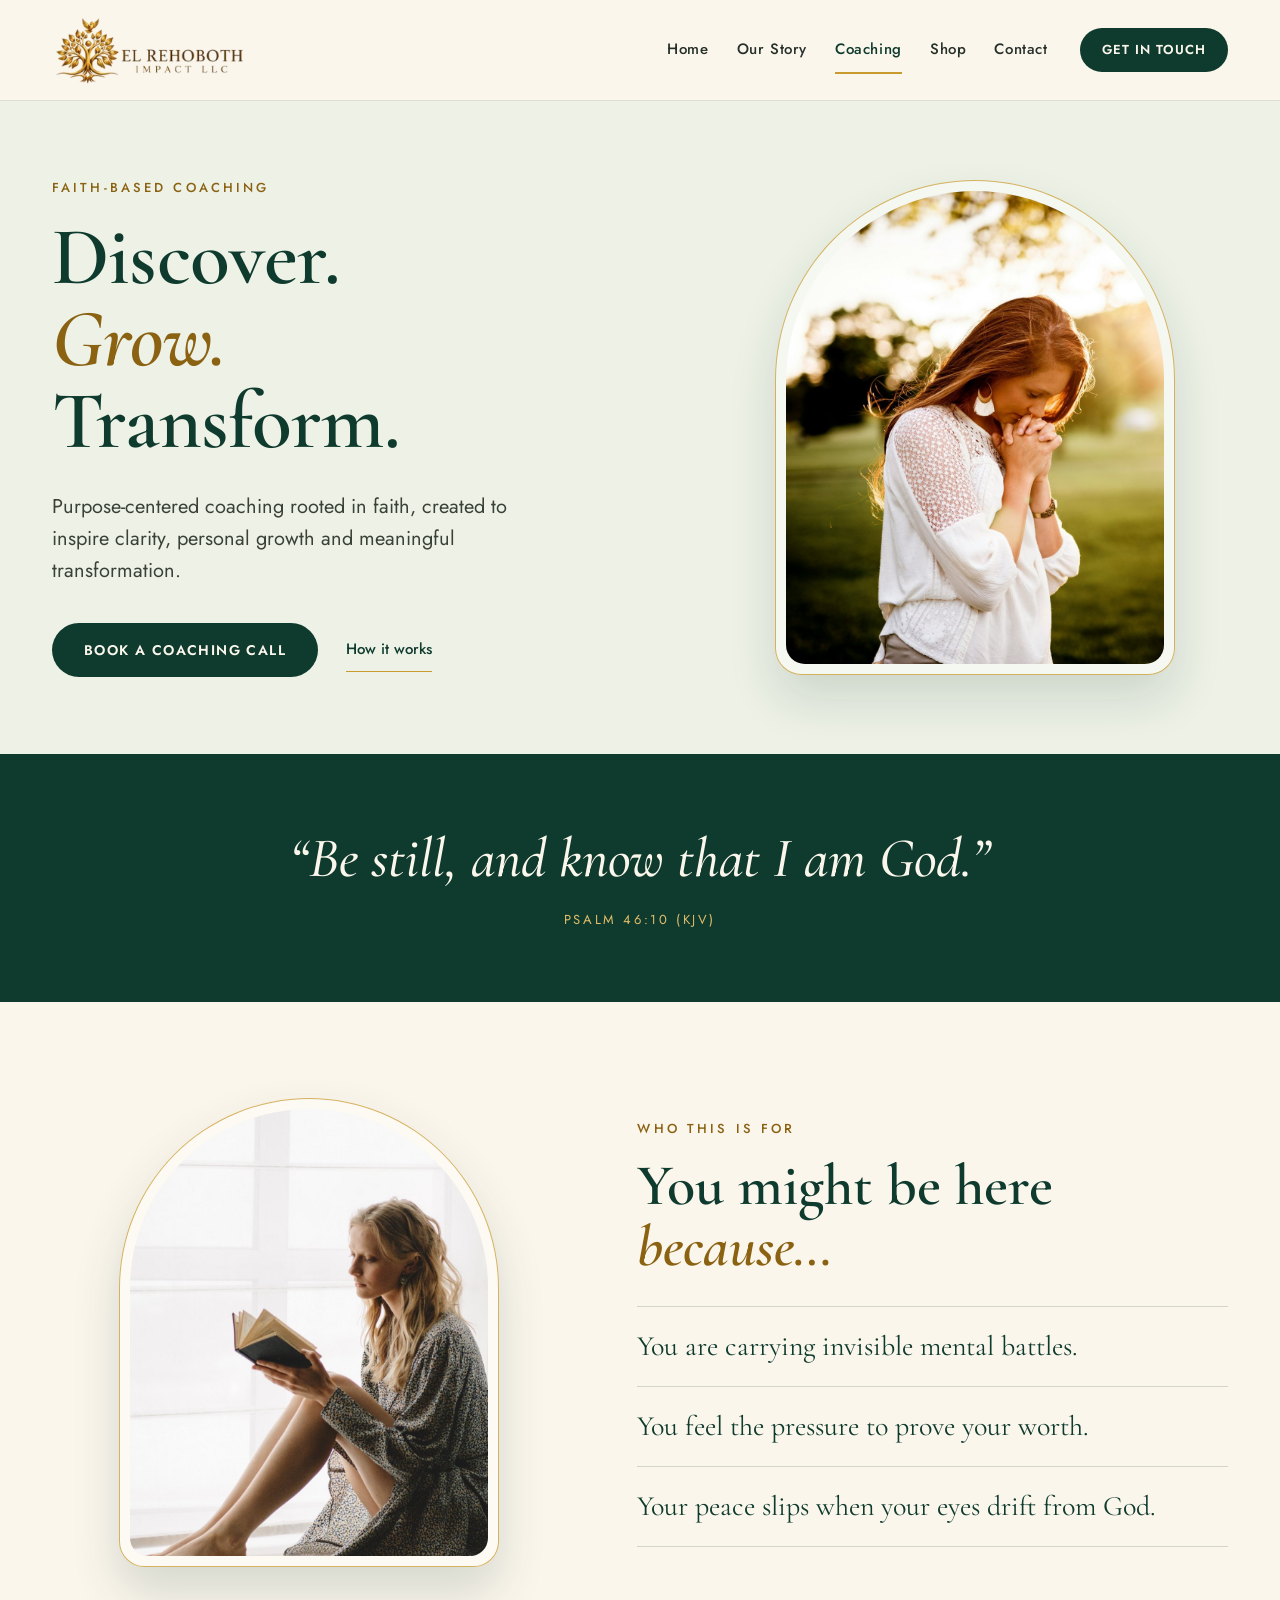
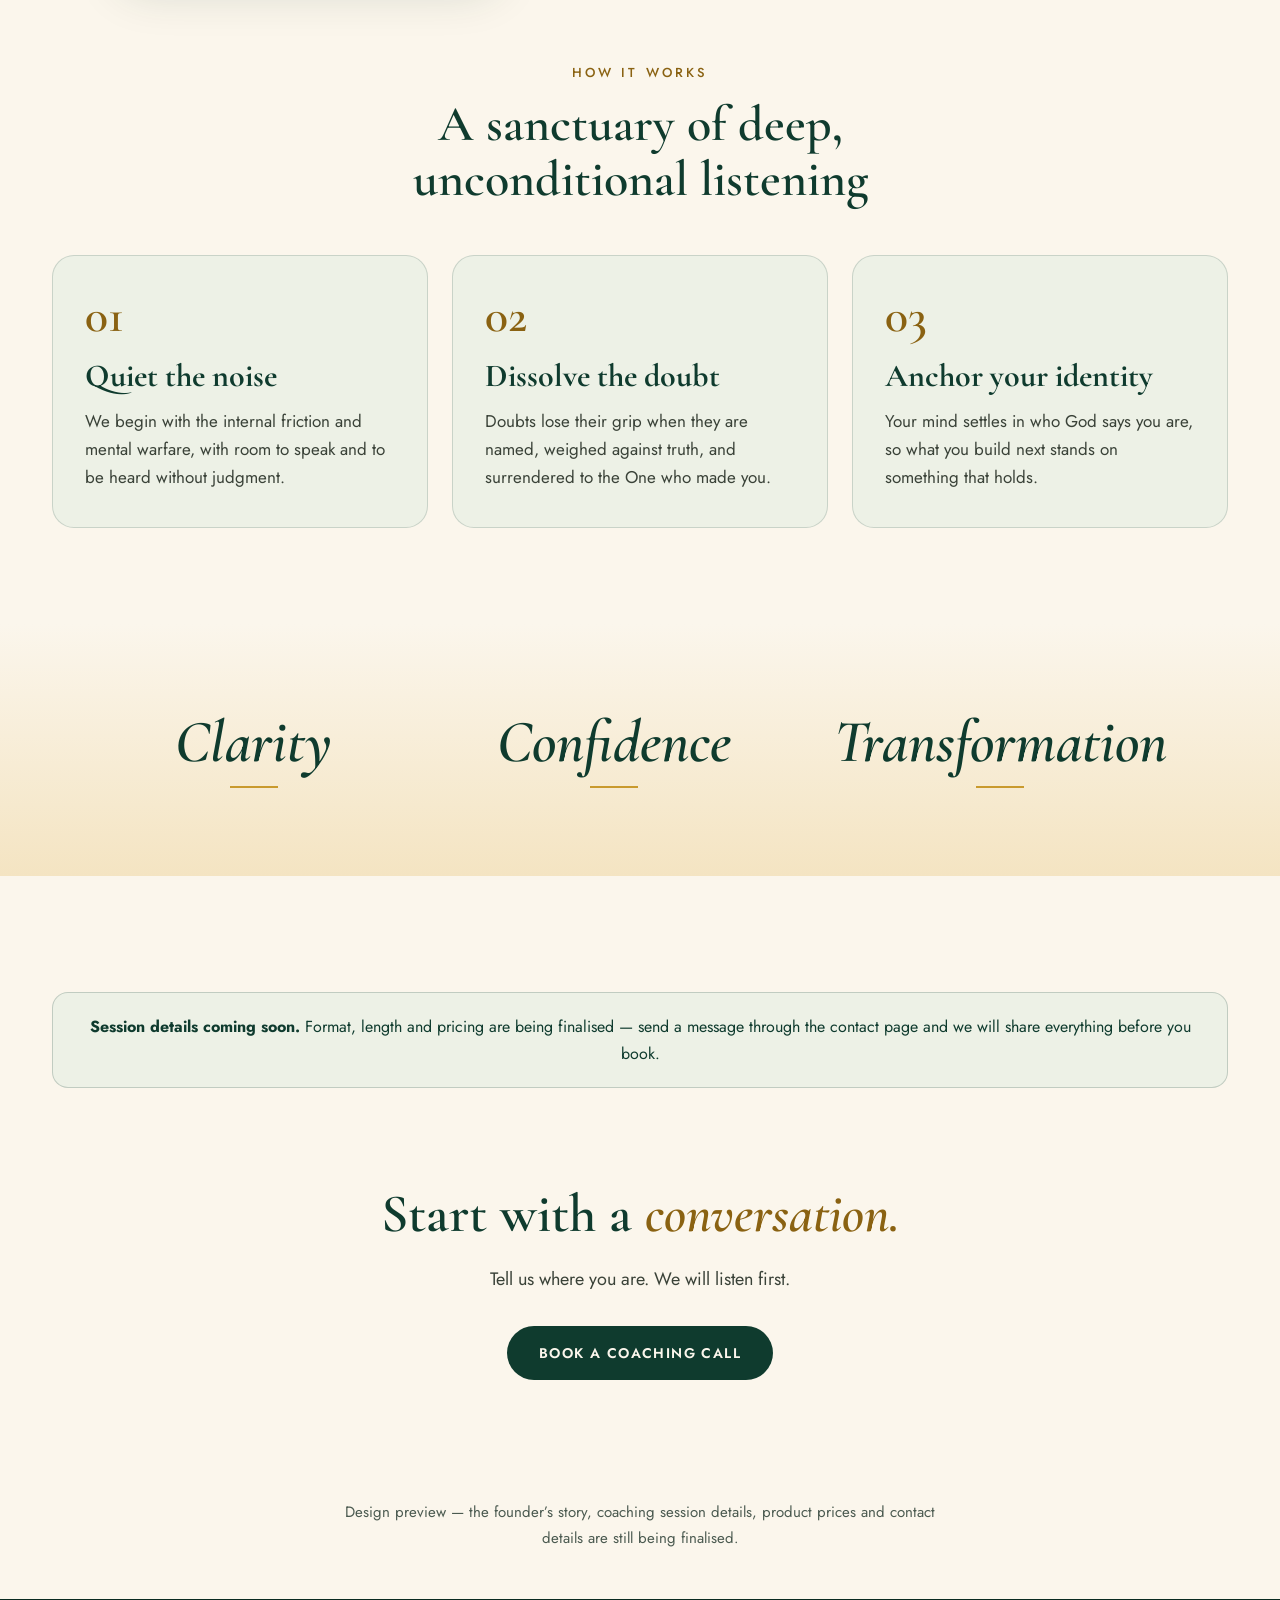
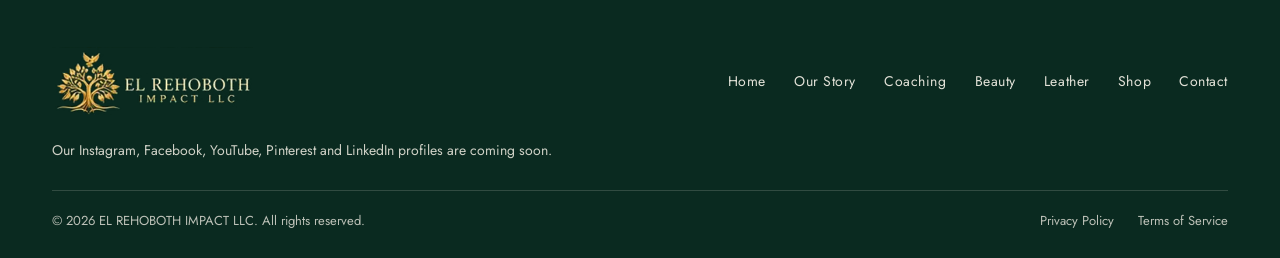
<file: coaching.html>
<!doctype html>
<html lang="en">
<head>
<meta charset="utf-8">
<meta name="viewport" content="width=device-width, initial-scale=1">
<title>Faith-Based Coaching | El Rehoboth Impact LLC</title>
<meta name="description" content="El Rehoboth Impact LLC: faith-based coaching, beauty essentials and leather craftsmanship, three expressions of one purpose.">
<link rel="preconnect" href="https://fonts.googleapis.com">
<link rel="preconnect" href="https://fonts.gstatic.com" crossorigin>
<link href="https://fonts.googleapis.com/css2?family=Cormorant+Garamond:ital,wght@0,500;0,600;0,700;1,500;1,600&family=Jost:wght@400;500;600&family=Pinyon+Script&display=swap" rel="stylesheet">
<link rel="stylesheet" href="assets/site.css">
</head>
<body>


<div style="width: 100%; background: #FBF6EC; color: #26302A; font-family: 'Jost', system-ui, sans-serif; line-height: 1.5; overflow: hidden;">

<header class="erh-header" style="width: 100%; background: #FBF6EC; border-bottom: 1px solid rgba(15,59,46,0.12); font-family: 'Jost', system-ui, sans-serif; color: #26302A;">
<div class="erh-bar" style="max-width: 1240px; margin: 0 auto; box-sizing: border-box; display: flex; align-items: center; justify-content: space-between; gap: 16px 32px;">
<a href="index.html" aria-label="El Rehoboth Impact LLC, home" style="display: flex; align-items: center;"><img class="erh-logo" src="assets/logo-header.png" alt="El Rehoboth Impact LLC" style="display: block; width: auto;"></a>
<nav class="erh-wide" aria-label="Main" style="align-items: center; gap: 4px 28px;"><a href="index.html" style="white-space: nowrap; padding: 12px 0; font-size: 15px; font-weight: 500; letter-spacing: 0.04em; text-decoration: none; color: #26302A; border-bottom: 2px solid transparent;">Home</a><a href="about.html" style="white-space: nowrap; padding: 12px 0; font-size: 15px; font-weight: 500; letter-spacing: 0.04em; text-decoration: none; color: #26302A; border-bottom: 2px solid transparent;">Our Story</a><a href="coaching.html" style="white-space: nowrap; padding: 12px 0; font-size: 15px; font-weight: 500; letter-spacing: 0.04em; text-decoration: none; color: #0F3B2E; border-bottom: 2px solid #C99A2E;">Coaching</a><a href="shop.html" style="white-space: nowrap; padding: 12px 0; font-size: 15px; font-weight: 500; letter-spacing: 0.04em; text-decoration: none; color: #26302A; border-bottom: 2px solid transparent;">Shop</a><a href="contact.html" style="white-space: nowrap; padding: 12px 0; font-size: 15px; font-weight: 500; letter-spacing: 0.04em; text-decoration: none; color: #26302A; border-bottom: 2px solid transparent;">Contact</a><a href="contact.html" style="white-space: nowrap; height: 44px; padding: 0 22px; margin-left: 4px; border-radius: 999px; background: #0F3B2E; color: #FBF6EC; display: inline-flex; align-items: center; font-size: 13px; font-weight: 600; letter-spacing: 0.08em; text-transform: uppercase; text-decoration: none;">Get in Touch</a></nav>
<button class="erh-burger" type="button" aria-label="Menu" aria-expanded="false" style="width: 48px; height: 48px; border-radius: 14px; border: 1.5px solid #0F3B2E; background: transparent; color: #0F3B2E; align-items: center; justify-content: center; cursor: pointer;"><svg width="24" height="24" viewBox="0 0 24 24" fill="none" stroke="currentColor" stroke-width="1.8" stroke-linecap="round" aria-hidden="true"><path class="erh-ico" d="M4 7H20M4 12H20M4 17H20"></path></svg></button>
</div>
<nav class="erh-mob" aria-label="Mobile" hidden style="border-top: 1px solid rgba(15,59,46,0.12); padding: 8px 20px 28px; background: #FBF6EC;"><a href="index.html" style="display: flex; align-items: center; justify-content: space-between; min-height: 58px; padding: 0 4px; font-family: 'Cormorant Garamond', serif; font-size: 28px; font-weight: 600; text-decoration: none; color: #26302A; border-bottom: 1px solid rgba(15,59,46,0.12);"><span>Home</span><span style="width: 8px; height: 8px; border-radius: 50%; background: transparent;"></span></a><a href="about.html" style="display: flex; align-items: center; justify-content: space-between; min-height: 58px; padding: 0 4px; font-family: 'Cormorant Garamond', serif; font-size: 28px; font-weight: 600; text-decoration: none; color: #26302A; border-bottom: 1px solid rgba(15,59,46,0.12);"><span>Our Story</span><span style="width: 8px; height: 8px; border-radius: 50%; background: transparent;"></span></a><a href="coaching.html" style="display: flex; align-items: center; justify-content: space-between; min-height: 58px; padding: 0 4px; font-family: 'Cormorant Garamond', serif; font-size: 28px; font-weight: 600; text-decoration: none; color: #0F3B2E; border-bottom: 1px solid rgba(15,59,46,0.12);"><span>Coaching</span><span style="width: 8px; height: 8px; border-radius: 50%; background: #C99A2E;"></span></a><a href="shop.html" style="display: flex; align-items: center; justify-content: space-between; min-height: 58px; padding: 0 4px; font-family: 'Cormorant Garamond', serif; font-size: 28px; font-weight: 600; text-decoration: none; color: #26302A; border-bottom: 1px solid rgba(15,59,46,0.12);"><span>Shop</span><span style="width: 8px; height: 8px; border-radius: 50%; background: transparent;"></span></a><a href="contact.html" style="display: flex; align-items: center; justify-content: space-between; min-height: 58px; padding: 0 4px; font-family: 'Cormorant Garamond', serif; font-size: 28px; font-weight: 600; text-decoration: none; color: #26302A; border-bottom: 1px solid rgba(15,59,46,0.12);"><span>Contact</span><span style="width: 8px; height: 8px; border-radius: 50%; background: transparent;"></span></a><a href="contact.html" style="margin-top: 24px; height: 54px; border-radius: 999px; background: #0F3B2E; color: #FBF6EC; display: flex; align-items: center; justify-content: center; font-size: 14px; font-weight: 600; letter-spacing: 0.1em; text-transform: uppercase; text-decoration: none;">Get in Touch</a></nav>
</header>

<!-- HERO -->
<section style="background: #EDF1E6;">
<div style="max-width: 1240px; margin: 0 auto; padding: clamp(44px, 6vw, 80px) clamp(20px, 5vw, 32px) clamp(56px, 6vw, 88px); display: flex; flex-wrap: wrap; align-items: center; gap: 40px 64px;">
<div style="flex: 1 1 440px; min-width: 0;">
<div style="font-size: 13px; font-weight: 500; letter-spacing: 0.24em; text-transform: uppercase; color: #8A6212;">Faith-Based Coaching</div>
<h1 style="margin: 20px 0 0; font-family: 'Cormorant Garamond', serif; font-weight: 600; font-size: clamp(46px, 6.4vw, 84px); line-height: 1; letter-spacing: -0.01em; color: #0F3B2E;">
<span style="display: block;">Discover.</span>
<span style="display: block; font-style: italic; color: #8A6212;">Grow.</span>
<span style="display: block;">Transform.</span>
</h1>
<p style="margin: 28px 0 0; max-width: 500px; font-size: 20px; line-height: 1.6; color: #3A4238;">Purpose-centered coaching rooted in faith, created to inspire clarity, personal growth and meaningful transformation.</p>
<div style="margin-top: 36px; display: flex; flex-wrap: wrap; align-items: center; gap: 16px 28px;">
<a href="contact.html" style="height: 54px; padding: 0 32px; border-radius: 999px; background: #0F3B2E; color: #FBF6EC; display: inline-flex; align-items: center; font-size: 14px; font-weight: 600; letter-spacing: 0.1em; text-decoration: none; text-transform: uppercase;">Book a coaching call</a>
<a href="#movements" style="min-height: 44px; display: inline-flex; align-items: center; font-size: 15px; font-weight: 500; color: #0F3B2E; text-decoration: none; border-bottom: 1.5px solid #C99A2E;">How it works</a>
</div>
</div>
<div style="flex: 1 1 340px; min-width: 0; display: flex; justify-content: center;">
<div style="width: 100%; max-width: 400px; box-sizing: border-box; padding: 10px; border: 1.5px solid rgba(201,154,46,0.75); border-radius: 210px 210px 28px 28px; background: rgba(255,255,255,0.45); box-shadow: 0 24px 48px rgba(15,59,46,0.14);">
<div style="border-radius: 200px 200px 20px 20px; overflow: hidden;">
<img src="assets/coaching-prayer.jpg" alt="A woman with head bowed in quiet prayer, lit by golden evening sun" style="display: block; width: 100%; aspect-ratio: 4 / 5; object-fit: cover; object-position: 50% 40%;">
</div>
</div>
</div>
</div>
</section>

<!-- VERSE -->
<section style="background: #0F3B2E; padding: 72px 0;">
<div style="max-width: 820px; margin: 0 auto; padding: 0 32px; text-align: center;">
<p style="margin: 0; font-family: 'Cormorant Garamond', serif; font-style: italic; font-weight: 500; font-size: clamp(32px, 4.8vw, 56px); line-height: 1.15; color: #FBF6EC;">“Be still, and know that I am God.”</p>
<div style="margin-top: 20px; font-size: 13px; letter-spacing: 0.2em; text-transform: uppercase; color: #E2BE6A;">Psalm 46:10 (KJV)</div>
</div>
</section>

<!-- YOU MIGHT BE HERE -->
<section style="background: #FBF6EC; padding: 96px 0 48px;">
<div class="erh-editorial" style="max-width: 1240px; margin: 0 auto; padding: 0 32px;">
<div class="erh-editorial-copy">
<div style="font-size: 13px; font-weight: 500; letter-spacing: 0.24em; text-transform: uppercase; color: #8A6212;">Who this is for</div>
<h2 style="margin: 16px 0 0; font-family: 'Cormorant Garamond', serif; font-weight: 600; font-size: clamp(36px, 4.6vw, 58px); line-height: 1.05; color: #0F3B2E;">You might be here <span style="font-style: italic; color: #8A6212;">because…</span></h2>
<div style="margin-top: 28px;">
<div style="padding: 22px 0; border-top: 1px solid rgba(15,59,46,0.18); font-family: 'Cormorant Garamond', serif; font-size: 28px; line-height: 1.25; color: #0F3B2E;">You are carrying invisible mental battles.</div>
<div style="padding: 22px 0; border-top: 1px solid rgba(15,59,46,0.18); font-family: 'Cormorant Garamond', serif; font-size: 28px; line-height: 1.25; color: #0F3B2E;">You feel the pressure to prove your worth.</div>
<div style="padding: 22px 0; border-top: 1px solid rgba(15,59,46,0.18); border-bottom: 1px solid rgba(15,59,46,0.18); font-family: 'Cormorant Garamond', serif; font-size: 28px; line-height: 1.25; color: #0F3B2E;">Your peace slips when your eyes drift from God.</div>
</div>
</div>
<div class="erh-editorial-photo" style="box-sizing: border-box; padding: 10px; border: 1.5px solid rgba(201,154,46,0.75); border-radius: 210px 210px 28px 28px; background: rgba(255,255,255,0.45); box-shadow: 0 24px 48px rgba(15,59,46,0.16);">
<div style="border-radius: 200px 200px 20px 20px; overflow: hidden;">
<img src="assets/coaching-window.jpg" alt="A woman reading quietly on a bright window sill" style="display: block; width: 100%; aspect-ratio: 4 / 5; object-fit: cover; object-position: 50% 40%;">
</div>
</div>
</div>
</section>

<!-- THREE MOVEMENTS -->
<section id="movements" style="background: #FBF6EC; padding: 48px 0 96px;">
<div style="max-width: 1240px; margin: 0 auto; padding: 0 32px;">
<div style="text-align: center; max-width: 620px; margin: 0 auto 48px;">
<div style="font-size: 13px; font-weight: 500; letter-spacing: 0.24em; text-transform: uppercase; color: #8A6212;">How it works</div>
<h2 style="margin: 14px 0 0; font-family: 'Cormorant Garamond', serif; font-weight: 600; font-size: clamp(34px, 4vw, 50px); line-height: 1.1; color: #0F3B2E;">A sanctuary of deep, unconditional listening</h2>
</div>
<div class="erh-card-grid">
<article style="flex: 1 1 300px; min-width: 0; box-sizing: border-box; padding: 36px 32px; border-radius: 22px; background: #EDF1E6; border: 1px solid rgba(15,59,46,0.16);">
<div style="font-family: 'Cormorant Garamond', serif; font-size: 48px; font-weight: 600; line-height: 1; color: #8A6212;">01</div>
<h3 style="margin: 18px 0 0; font-family: 'Cormorant Garamond', serif; font-weight: 700; font-size: 32px; line-height: 1.1; color: #0F3B2E;">Quiet the noise</h3>
<p style="margin: 14px 0 0; font-size: 17px; line-height: 1.65; color: #3A4238;">We begin with the internal friction and mental warfare, with room to speak and to be heard without judgment.</p>
</article>
<article style="flex: 1 1 300px; min-width: 0; box-sizing: border-box; padding: 36px 32px; border-radius: 22px; background: #EDF1E6; border: 1px solid rgba(15,59,46,0.16);">
<div style="font-family: 'Cormorant Garamond', serif; font-size: 48px; font-weight: 600; line-height: 1; color: #8A6212;">02</div>
<h3 style="margin: 18px 0 0; font-family: 'Cormorant Garamond', serif; font-weight: 700; font-size: 32px; line-height: 1.1; color: #0F3B2E;">Dissolve the doubt</h3>
<p style="margin: 14px 0 0; font-size: 17px; line-height: 1.65; color: #3A4238;">Doubts lose their grip when they are named, weighed against truth, and surrendered to the One who made you.</p>
</article>
<article style="flex: 1 1 300px; min-width: 0; box-sizing: border-box; padding: 36px 32px; border-radius: 22px; background: #EDF1E6; border: 1px solid rgba(15,59,46,0.16);">
<div style="font-family: 'Cormorant Garamond', serif; font-size: 48px; font-weight: 600; line-height: 1; color: #8A6212;">03</div>
<h3 style="margin: 18px 0 0; font-family: 'Cormorant Garamond', serif; font-weight: 700; font-size: 32px; line-height: 1.1; color: #0F3B2E;">Anchor your identity</h3>
<p style="margin: 14px 0 0; font-size: 17px; line-height: 1.65; color: #3A4238;">Your mind settles in who God says you are, so what you build next stands on something that holds.</p>
</article>
</div>
</div>
</section>

<!-- OUTCOMES -->
<section style="background: linear-gradient(180deg, #FBF6EC 0%, #F4E4C2 100%); padding: 88px 0;">
<div style="max-width: 1240px; margin: 0 auto; padding: 0 32px; display: flex; flex-wrap: wrap; justify-content: center; gap: 24px 80px; text-align: center;">
<div style="flex: 0 1 280px;">
<div style="font-family: 'Cormorant Garamond', serif; font-size: clamp(40px, 5vw, 60px); font-weight: 600; font-style: italic; line-height: 1; color: #0F3B2E;">Clarity</div>
<div style="margin: 14px auto 0; width: 48px; border-top: 2px solid #C99A2E;"></div>
</div>
<div style="flex: 0 1 280px;">
<div style="font-family: 'Cormorant Garamond', serif; font-size: clamp(40px, 5vw, 60px); font-weight: 600; font-style: italic; line-height: 1; color: #0F3B2E;">Confidence</div>
<div style="margin: 14px auto 0; width: 48px; border-top: 2px solid #C99A2E;"></div>
</div>
<div style="flex: 0 1 280px;">
<div style="font-family: 'Cormorant Garamond', serif; font-size: clamp(40px, 5vw, 60px); font-weight: 600; font-style: italic; line-height: 1; color: #0F3B2E;">Transformation</div>
<div style="margin: 14px auto 0; width: 48px; border-top: 2px solid #C99A2E;"></div>
</div>
</div>
</section>

<!-- WHAT TO EXPECT -->
<section style="background: #FBF6EC; padding: 88px 0 24px;">
<div style="max-width: 1240px; margin: 0 auto; padding: 0 32px;">
<div class="erh-preview-notice" style="text-align: center;">
<strong>Session details coming soon.</strong> Format, length and pricing are being finalised &mdash; send a message through the contact page and we will share everything before you book.
</div>
</div>
</section>

<!-- CTA -->
<section style="background: #FBF6EC; padding: 72px 0 96px;">
<div style="max-width: 720px; margin: 0 auto; padding: 0 32px; text-align: center;">
<h2 style="margin: 0; font-family: 'Cormorant Garamond', serif; font-weight: 600; font-size: clamp(34px, 4.6vw, 54px); line-height: 1.1; color: #0F3B2E;">Start with a <span style="font-style: italic; color: #8A6212;">conversation.</span></h2>
<p style="margin: 20px auto 0; max-width: 520px; font-size: 18px; line-height: 1.7; color: #3A4238;">Tell us where you are. We will listen first.</p>
<div style="margin-top: 32px;">
<a href="contact.html" style="height: 54px; padding: 0 32px; border-radius: 999px; background: #0F3B2E; color: #FBF6EC; display: inline-flex; align-items: center; font-size: 14px; font-weight: 600; letter-spacing: 0.1em; text-decoration: none; text-transform: uppercase;">Book a coaching call</a>
</div>
</div>
</section>

<section style="background: #FBF6EC; padding: 0 0 48px;">
<div style="max-width: 1240px; margin: 0 auto; padding: 0 32px;">
<p class="erh-preview-note" style="text-align: center;">Design preview &mdash; the founder&rsquo;s story, coaching session details, product prices and contact details are still being finalised.</p>
</div>
</section>

<footer style="width: 100%; background: #0A2A20; color: rgba(251,246,236,0.82); font-family: 'Jost', system-ui, sans-serif;">
<div style="max-width: 1240px; margin: 0 auto; padding: 48px 32px 28px; box-sizing: border-box;">
<div style="display: flex; flex-wrap: wrap; align-items: center; justify-content: space-between; gap: 24px 32px;">
<a href="index.html" aria-label="El Rehoboth Impact LLC, home" style="display: flex; align-items: center;">
<img src="assets/logo-footer.png" alt="" style="display: block; height: 68px; width: auto;">
</a>
<nav aria-label="Footer" style="display: flex; flex-wrap: wrap; gap: 0 28px; font-size: 14px; letter-spacing: 0.04em;">
<a href="index.html" style="color: rgba(251,246,236,0.9); padding: 12px 0; text-decoration: none;">Home</a>
<a href="about.html" style="color: rgba(251,246,236,0.9); padding: 12px 0; text-decoration: none;">Our Story</a>
<a href="coaching.html" style="color: rgba(251,246,236,0.9); padding: 12px 0; text-decoration: none;">Coaching</a>
<a href="beauty.html" style="color: rgba(251,246,236,0.9); padding: 12px 0; text-decoration: none;">Beauty</a>
<a href="leather.html" style="color: rgba(251,246,236,0.9); padding: 12px 0; text-decoration: none;">Leather</a>
<a href="shop.html" style="color: rgba(251,246,236,0.9); padding: 12px 0; text-decoration: none;">Shop</a>
<a href="contact.html" style="color: rgba(251,246,236,0.9); padding: 12px 0; text-decoration: none;">Contact</a>
</nav>
<p class="erh-social-note">Our Instagram, Facebook, YouTube, Pinterest and LinkedIn profiles are coming soon.</p>
</div>
<div style="margin-top: 28px; padding-top: 20px; border-top: 1px solid rgba(251,246,236,0.16); display: flex; flex-wrap: wrap; justify-content: space-between; gap: 8px 24px; font-size: 13px; color: rgba(251,246,236,0.74);">
<span>© 2026 EL REHOBOTH IMPACT LLC. All rights reserved.</span>
<span class="erh-legal-note"><span>Privacy Policy</span><span>Terms of Service</span></span>
</div>
</div>
</footer>

</div>

<script src="assets/site.js" defer></script>

</body>
</html>
</file>
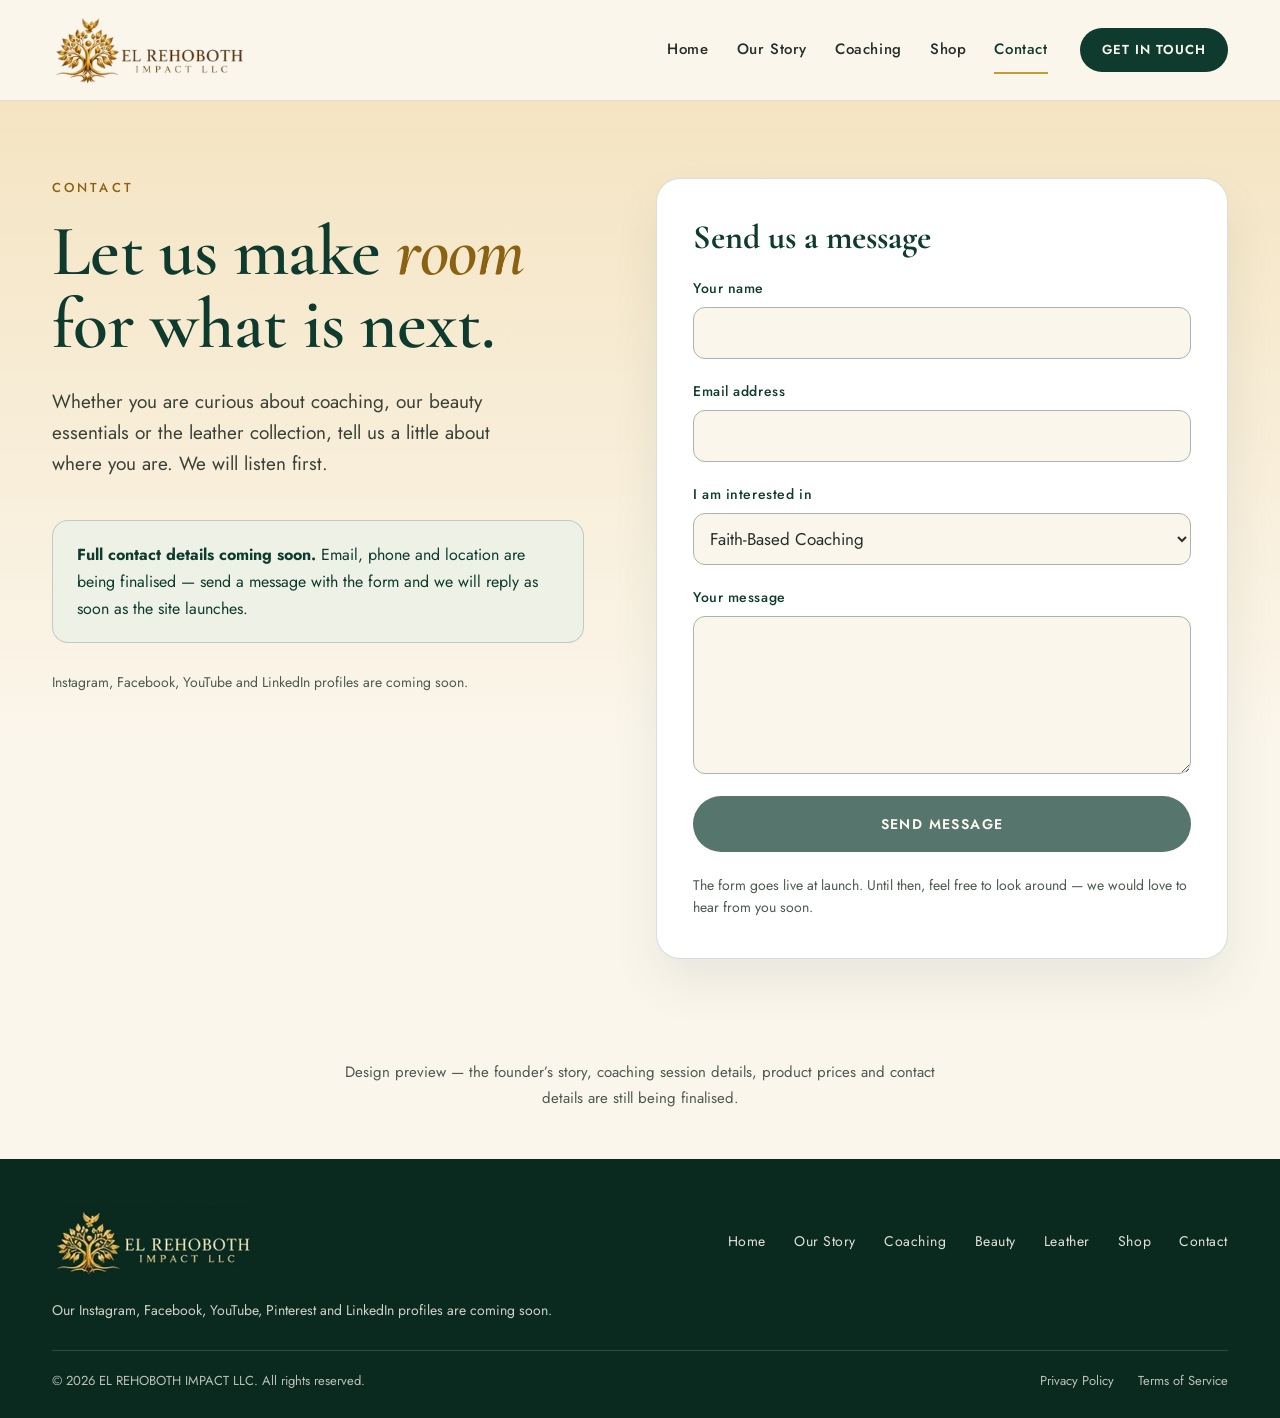
<file: contact.html>
<!doctype html>
<html lang="en">
<head>
<meta charset="utf-8">
<meta name="viewport" content="width=device-width, initial-scale=1">
<title>Contact | El Rehoboth Impact LLC</title>
<meta name="description" content="El Rehoboth Impact LLC: faith-based coaching, beauty essentials and leather craftsmanship, three expressions of one purpose.">
<link rel="preconnect" href="https://fonts.googleapis.com">
<link rel="preconnect" href="https://fonts.gstatic.com" crossorigin>
<link href="https://fonts.googleapis.com/css2?family=Cormorant+Garamond:ital,wght@0,500;0,600;0,700;1,500;1,600&family=Jost:wght@400;500;600&family=Pinyon+Script&display=swap" rel="stylesheet">
<link rel="stylesheet" href="assets/site.css">
</head>
<body>


<div style="width: 100%; background: #FBF6EC; color: #26302A; font-family: 'Jost', system-ui, sans-serif; line-height: 1.5; overflow: hidden;">

<header class="erh-header" style="width: 100%; background: #FBF6EC; border-bottom: 1px solid rgba(15,59,46,0.12); font-family: 'Jost', system-ui, sans-serif; color: #26302A;">
<div class="erh-bar" style="max-width: 1240px; margin: 0 auto; box-sizing: border-box; display: flex; align-items: center; justify-content: space-between; gap: 16px 32px;">
<a href="index.html" aria-label="El Rehoboth Impact LLC, home" style="display: flex; align-items: center;"><img class="erh-logo" src="assets/logo-header.png" alt="El Rehoboth Impact LLC" style="display: block; width: auto;"></a>
<nav class="erh-wide" aria-label="Main" style="align-items: center; gap: 4px 28px;"><a href="index.html" style="white-space: nowrap; padding: 12px 0; font-size: 15px; font-weight: 500; letter-spacing: 0.04em; text-decoration: none; color: #26302A; border-bottom: 2px solid transparent;">Home</a><a href="about.html" style="white-space: nowrap; padding: 12px 0; font-size: 15px; font-weight: 500; letter-spacing: 0.04em; text-decoration: none; color: #26302A; border-bottom: 2px solid transparent;">Our Story</a><a href="coaching.html" style="white-space: nowrap; padding: 12px 0; font-size: 15px; font-weight: 500; letter-spacing: 0.04em; text-decoration: none; color: #26302A; border-bottom: 2px solid transparent;">Coaching</a><a href="shop.html" style="white-space: nowrap; padding: 12px 0; font-size: 15px; font-weight: 500; letter-spacing: 0.04em; text-decoration: none; color: #26302A; border-bottom: 2px solid transparent;">Shop</a><a href="contact.html" style="white-space: nowrap; padding: 12px 0; font-size: 15px; font-weight: 500; letter-spacing: 0.04em; text-decoration: none; color: #0F3B2E; border-bottom: 2px solid #C99A2E;">Contact</a><a href="contact.html" style="white-space: nowrap; height: 44px; padding: 0 22px; margin-left: 4px; border-radius: 999px; background: #0F3B2E; color: #FBF6EC; display: inline-flex; align-items: center; font-size: 13px; font-weight: 600; letter-spacing: 0.08em; text-transform: uppercase; text-decoration: none;">Get in Touch</a></nav>
<button class="erh-burger" type="button" aria-label="Menu" aria-expanded="false" style="width: 48px; height: 48px; border-radius: 14px; border: 1.5px solid #0F3B2E; background: transparent; color: #0F3B2E; align-items: center; justify-content: center; cursor: pointer;"><svg width="24" height="24" viewBox="0 0 24 24" fill="none" stroke="currentColor" stroke-width="1.8" stroke-linecap="round" aria-hidden="true"><path class="erh-ico" d="M4 7H20M4 12H20M4 17H20"></path></svg></button>
</div>
<nav class="erh-mob" aria-label="Mobile" hidden style="border-top: 1px solid rgba(15,59,46,0.12); padding: 8px 20px 28px; background: #FBF6EC;"><a href="index.html" style="display: flex; align-items: center; justify-content: space-between; min-height: 58px; padding: 0 4px; font-family: 'Cormorant Garamond', serif; font-size: 28px; font-weight: 600; text-decoration: none; color: #26302A; border-bottom: 1px solid rgba(15,59,46,0.12);"><span>Home</span><span style="width: 8px; height: 8px; border-radius: 50%; background: transparent;"></span></a><a href="about.html" style="display: flex; align-items: center; justify-content: space-between; min-height: 58px; padding: 0 4px; font-family: 'Cormorant Garamond', serif; font-size: 28px; font-weight: 600; text-decoration: none; color: #26302A; border-bottom: 1px solid rgba(15,59,46,0.12);"><span>Our Story</span><span style="width: 8px; height: 8px; border-radius: 50%; background: transparent;"></span></a><a href="coaching.html" style="display: flex; align-items: center; justify-content: space-between; min-height: 58px; padding: 0 4px; font-family: 'Cormorant Garamond', serif; font-size: 28px; font-weight: 600; text-decoration: none; color: #26302A; border-bottom: 1px solid rgba(15,59,46,0.12);"><span>Coaching</span><span style="width: 8px; height: 8px; border-radius: 50%; background: transparent;"></span></a><a href="shop.html" style="display: flex; align-items: center; justify-content: space-between; min-height: 58px; padding: 0 4px; font-family: 'Cormorant Garamond', serif; font-size: 28px; font-weight: 600; text-decoration: none; color: #26302A; border-bottom: 1px solid rgba(15,59,46,0.12);"><span>Shop</span><span style="width: 8px; height: 8px; border-radius: 50%; background: transparent;"></span></a><a href="contact.html" style="display: flex; align-items: center; justify-content: space-between; min-height: 58px; padding: 0 4px; font-family: 'Cormorant Garamond', serif; font-size: 28px; font-weight: 600; text-decoration: none; color: #0F3B2E; border-bottom: 1px solid rgba(15,59,46,0.12);"><span>Contact</span><span style="width: 8px; height: 8px; border-radius: 50%; background: #C99A2E;"></span></a><a href="contact.html" style="margin-top: 24px; height: 54px; border-radius: 999px; background: #0F3B2E; color: #FBF6EC; display: flex; align-items: center; justify-content: center; font-size: 14px; font-weight: 600; letter-spacing: 0.1em; text-transform: uppercase; text-decoration: none;">Get in Touch</a></nav>
</header>

<section style="background: linear-gradient(180deg, #F4E4C2 0%, #FBF6EC 70%); padding: clamp(44px, 6vw, 80px) 0 clamp(56px, 6vw, 96px);">
<div style="max-width: 1240px; margin: 0 auto; padding: 0 32px; display: flex; flex-wrap: wrap; gap: 56px 72px; align-items: flex-start;">

<div style="flex: 1 1 380px; min-width: 0;">
<div style="font-size: 13px; font-weight: 500; letter-spacing: 0.24em; text-transform: uppercase; color: #8A6212;">Contact</div>
<h1 style="margin: 18px 0 0; font-family: 'Cormorant Garamond', serif; font-weight: 600; font-size: clamp(42px, 5.6vw, 72px); line-height: 1.02; letter-spacing: -0.01em; color: #0F3B2E;">Let us make <span style="font-style: italic; color: #8A6212;">room</span> for what is next.</h1>
<p style="margin: 24px 0 0; max-width: 460px; font-size: 19px; line-height: 1.65; color: #3A4238;">Whether you are curious about coaching, our beauty essentials or the leather collection, tell us a little about where you are. We will listen first.</p>

<div class="erh-preview-notice" style="margin-top: 40px;">
<strong>Full contact details coming soon.</strong> Email, phone and location are being finalised &mdash; send a message with the form and we will reply as soon as the site launches.
</div>

<p class="erh-social-note" style="margin-top: 28px; color: #4B5A50;">Instagram, Facebook, YouTube and LinkedIn profiles are coming soon.</p>
</div>

<form class="erh-contact-form" style="flex: 1 1 420px; min-width: 0; box-sizing: border-box; padding: 40px 36px; border-radius: 24px; background: #FFFFFF; border: 1px solid rgba(15,59,46,0.16); box-shadow: 0 24px 48px rgba(15,59,46,0.08); display: flex; flex-direction: column; gap: 22px;">
<h2 style="margin: 0; font-family: 'Cormorant Garamond', serif; font-weight: 700; font-size: 34px; line-height: 1.1; color: #0F3B2E;">Send us a message</h2>
<div style="display: flex; flex-direction: column; gap: 8px;">
<label for="c-name" style="font-size: 14px; font-weight: 500; letter-spacing: 0.04em; color: #0F3B2E;">Your name</label>
<input id="c-name" type="text" style="height: 52px; box-sizing: border-box; padding: 0 16px; border-radius: 12px; border: 1.5px solid #A9B5A8; background: #FBF6EC; font-family: inherit; font-size: 17px; color: #26302A;">
</div>
<div style="display: flex; flex-direction: column; gap: 8px;">
<label for="c-email" style="font-size: 14px; font-weight: 500; letter-spacing: 0.04em; color: #0F3B2E;">Email address</label>
<input id="c-email" type="email" style="height: 52px; box-sizing: border-box; padding: 0 16px; border-radius: 12px; border: 1.5px solid #A9B5A8; background: #FBF6EC; font-family: inherit; font-size: 17px; color: #26302A;">
</div>
<div style="display: flex; flex-direction: column; gap: 8px;">
<label for="c-topic" style="font-size: 14px; font-weight: 500; letter-spacing: 0.04em; color: #0F3B2E;">I am interested in</label>
<select id="c-topic" style="height: 52px; box-sizing: border-box; padding: 0 12px; border-radius: 12px; border: 1.5px solid #A9B5A8; background: #FBF6EC; font-family: inherit; font-size: 17px; color: #26302A;">
<option>Faith-Based Coaching</option>
<option>Beauty Essentials</option>
<option>Leather Atelier</option>
<option>Something else</option>
</select>
</div>
<div style="display: flex; flex-direction: column; gap: 8px;">
<label for="c-msg" style="font-size: 14px; font-weight: 500; letter-spacing: 0.04em; color: #0F3B2E;">Your message</label>
<textarea id="c-msg" rows="5" style="box-sizing: border-box; padding: 14px 16px; border-radius: 12px; border: 1.5px solid #A9B5A8; background: #FBF6EC; font-family: inherit; font-size: 17px; line-height: 1.5; color: #26302A; resize: vertical;"></textarea>
</div>
<button type="button" disabled title="The form goes live when the site launches &mdash; thank you for your patience" style="height: 56px; border-radius: 999px; border: 0; background: #0F3B2E; color: #FBF6EC; font-family: inherit; font-size: 14px; font-weight: 600; letter-spacing: 0.1em; text-transform: uppercase; cursor: not-allowed;">Send message</button>
<p style="margin: 0; font-size: 14px; line-height: 1.6; color: #4B5A50;">The form goes live at launch. Until then, feel free to look around &mdash; we would love to hear from you soon.</p>
</form>

</div>
</section>

<section style="background: #FBF6EC; padding: 0 0 48px;">
<div style="max-width: 1240px; margin: 0 auto; padding: 0 32px;">
<p class="erh-preview-note" style="text-align: center;">Design preview &mdash; the founder&rsquo;s story, coaching session details, product prices and contact details are still being finalised.</p>
</div>
</section>

<footer style="width: 100%; background: #0A2A20; color: rgba(251,246,236,0.82); font-family: 'Jost', system-ui, sans-serif;">
<div style="max-width: 1240px; margin: 0 auto; padding: 48px 32px 28px; box-sizing: border-box;">
<div style="display: flex; flex-wrap: wrap; align-items: center; justify-content: space-between; gap: 24px 32px;">
<a href="index.html" aria-label="El Rehoboth Impact LLC, home" style="display: flex; align-items: center;">
<img src="assets/logo-footer.png" alt="" style="display: block; height: 68px; width: auto;">
</a>
<nav aria-label="Footer" style="display: flex; flex-wrap: wrap; gap: 0 28px; font-size: 14px; letter-spacing: 0.04em;">
<a href="index.html" style="color: rgba(251,246,236,0.9); padding: 12px 0; text-decoration: none;">Home</a>
<a href="about.html" style="color: rgba(251,246,236,0.9); padding: 12px 0; text-decoration: none;">Our Story</a>
<a href="coaching.html" style="color: rgba(251,246,236,0.9); padding: 12px 0; text-decoration: none;">Coaching</a>
<a href="beauty.html" style="color: rgba(251,246,236,0.9); padding: 12px 0; text-decoration: none;">Beauty</a>
<a href="leather.html" style="color: rgba(251,246,236,0.9); padding: 12px 0; text-decoration: none;">Leather</a>
<a href="shop.html" style="color: rgba(251,246,236,0.9); padding: 12px 0; text-decoration: none;">Shop</a>
<a href="contact.html" style="color: rgba(251,246,236,0.9); padding: 12px 0; text-decoration: none;">Contact</a>
</nav>
<p class="erh-social-note">Our Instagram, Facebook, YouTube, Pinterest and LinkedIn profiles are coming soon.</p>
</div>
<div style="margin-top: 28px; padding-top: 20px; border-top: 1px solid rgba(251,246,236,0.16); display: flex; flex-wrap: wrap; justify-content: space-between; gap: 8px 24px; font-size: 13px; color: rgba(251,246,236,0.74);">
<span>© 2026 EL REHOBOTH IMPACT LLC. All rights reserved.</span>
<span class="erh-legal-note"><span>Privacy Policy</span><span>Terms of Service</span></span>
</div>
</div>
</footer>

</div>

<script src="assets/site.js" defer></script>

</body>
</html>
</file>
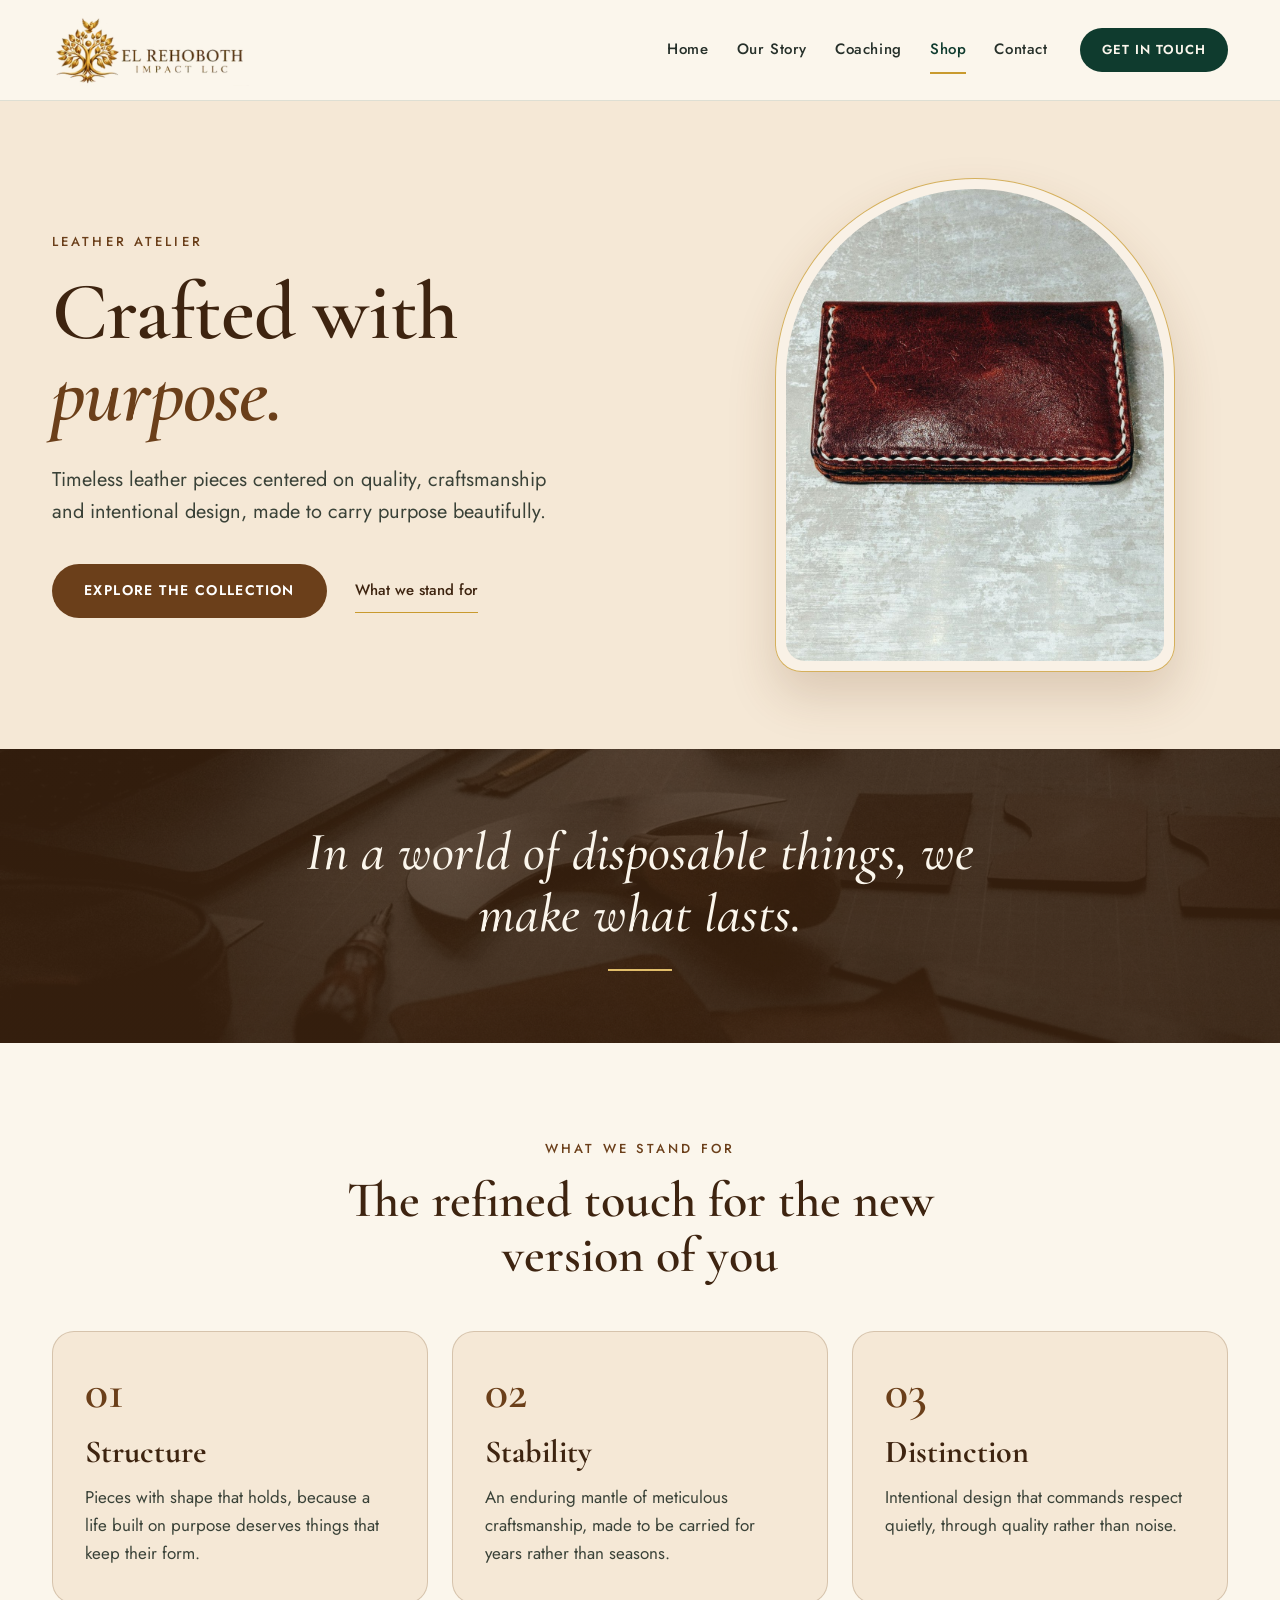
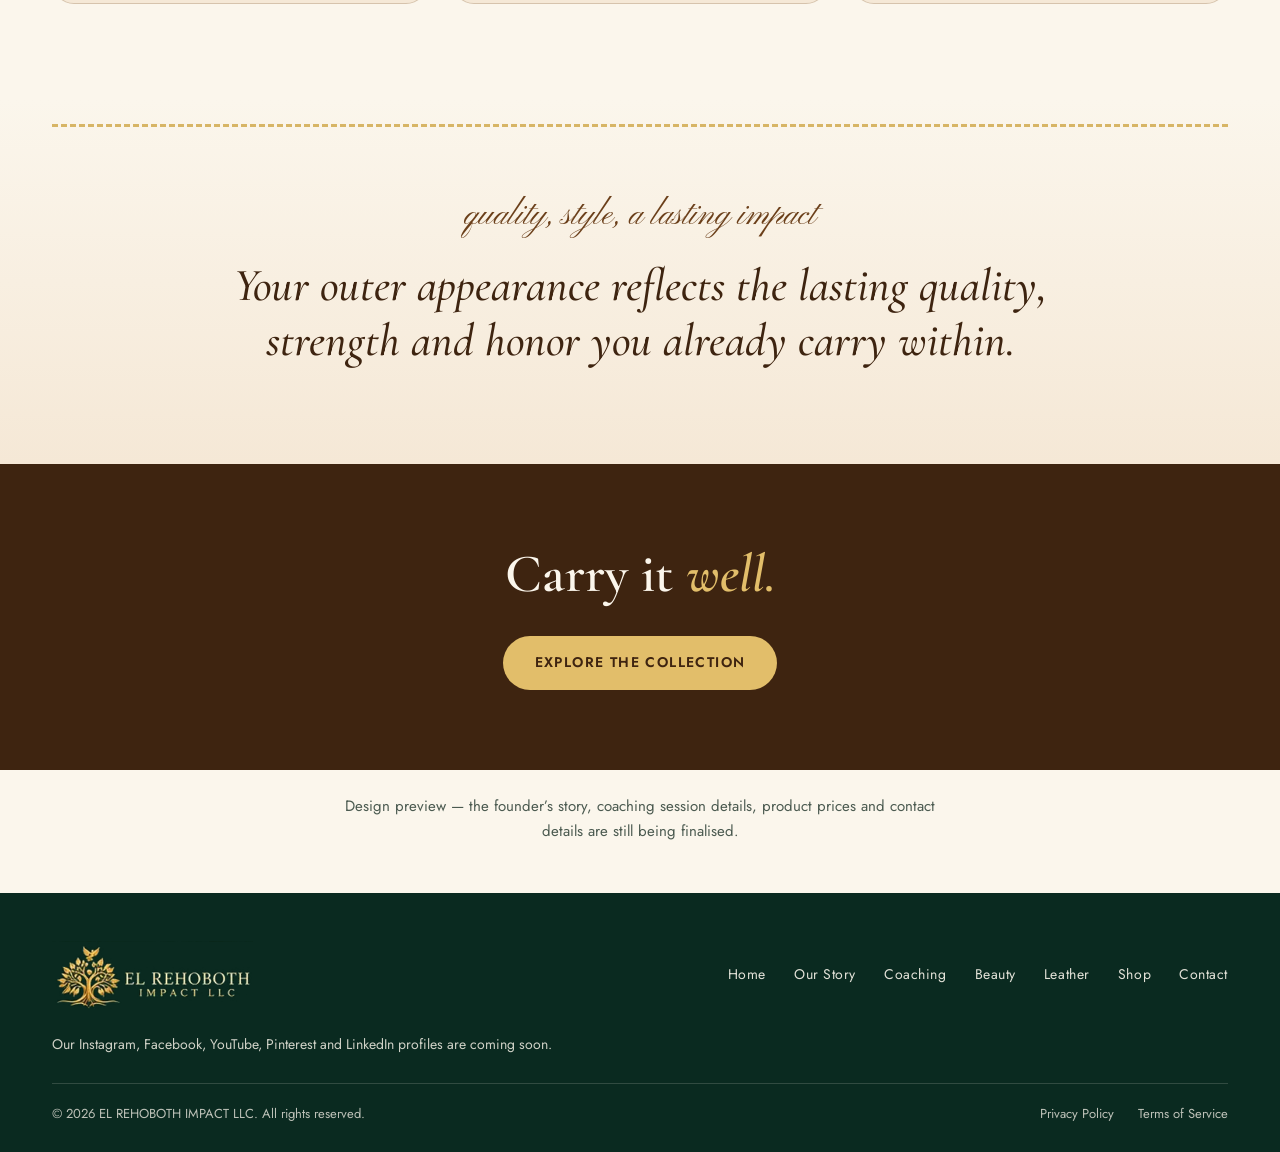
<file: leather.html>
<!doctype html>
<html lang="en">
<head>
<meta charset="utf-8">
<meta name="viewport" content="width=device-width, initial-scale=1">
<title>Leather Atelier | El Rehoboth Impact LLC</title>
<meta name="description" content="El Rehoboth Impact LLC: faith-based coaching, beauty essentials and leather craftsmanship, three expressions of one purpose.">
<link rel="preconnect" href="https://fonts.googleapis.com">
<link rel="preconnect" href="https://fonts.gstatic.com" crossorigin>
<link href="https://fonts.googleapis.com/css2?family=Cormorant+Garamond:ital,wght@0,500;0,600;0,700;1,500;1,600&family=Jost:wght@400;500;600&family=Pinyon+Script&display=swap" rel="stylesheet">
<link rel="stylesheet" href="assets/site.css">
</head>
<body>


<div style="width: 100%; background: #FBF6EC; color: #26302A; font-family: 'Jost', system-ui, sans-serif; line-height: 1.5; overflow: hidden;">

<header class="erh-header" style="width: 100%; background: #FBF6EC; border-bottom: 1px solid rgba(15,59,46,0.12); font-family: 'Jost', system-ui, sans-serif; color: #26302A;">
<div class="erh-bar" style="max-width: 1240px; margin: 0 auto; box-sizing: border-box; display: flex; align-items: center; justify-content: space-between; gap: 16px 32px;">
<a href="index.html" aria-label="El Rehoboth Impact LLC, home" style="display: flex; align-items: center;"><img class="erh-logo" src="assets/logo-header.png" alt="El Rehoboth Impact LLC" style="display: block; width: auto;"></a>
<nav class="erh-wide" aria-label="Main" style="align-items: center; gap: 4px 28px;"><a href="index.html" style="white-space: nowrap; padding: 12px 0; font-size: 15px; font-weight: 500; letter-spacing: 0.04em; text-decoration: none; color: #26302A; border-bottom: 2px solid transparent;">Home</a><a href="about.html" style="white-space: nowrap; padding: 12px 0; font-size: 15px; font-weight: 500; letter-spacing: 0.04em; text-decoration: none; color: #26302A; border-bottom: 2px solid transparent;">Our Story</a><a href="coaching.html" style="white-space: nowrap; padding: 12px 0; font-size: 15px; font-weight: 500; letter-spacing: 0.04em; text-decoration: none; color: #26302A; border-bottom: 2px solid transparent;">Coaching</a><a href="shop.html" style="white-space: nowrap; padding: 12px 0; font-size: 15px; font-weight: 500; letter-spacing: 0.04em; text-decoration: none; color: #0F3B2E; border-bottom: 2px solid #C99A2E;">Shop</a><a href="contact.html" style="white-space: nowrap; padding: 12px 0; font-size: 15px; font-weight: 500; letter-spacing: 0.04em; text-decoration: none; color: #26302A; border-bottom: 2px solid transparent;">Contact</a><a href="contact.html" style="white-space: nowrap; height: 44px; padding: 0 22px; margin-left: 4px; border-radius: 999px; background: #0F3B2E; color: #FBF6EC; display: inline-flex; align-items: center; font-size: 13px; font-weight: 600; letter-spacing: 0.08em; text-transform: uppercase; text-decoration: none;">Get in Touch</a></nav>
<button class="erh-burger" type="button" aria-label="Menu" aria-expanded="false" style="width: 48px; height: 48px; border-radius: 14px; border: 1.5px solid #0F3B2E; background: transparent; color: #0F3B2E; align-items: center; justify-content: center; cursor: pointer;"><svg width="24" height="24" viewBox="0 0 24 24" fill="none" stroke="currentColor" stroke-width="1.8" stroke-linecap="round" aria-hidden="true"><path class="erh-ico" d="M4 7H20M4 12H20M4 17H20"></path></svg></button>
</div>
<nav class="erh-mob" aria-label="Mobile" hidden style="border-top: 1px solid rgba(15,59,46,0.12); padding: 8px 20px 28px; background: #FBF6EC;"><a href="index.html" style="display: flex; align-items: center; justify-content: space-between; min-height: 58px; padding: 0 4px; font-family: 'Cormorant Garamond', serif; font-size: 28px; font-weight: 600; text-decoration: none; color: #26302A; border-bottom: 1px solid rgba(15,59,46,0.12);"><span>Home</span><span style="width: 8px; height: 8px; border-radius: 50%; background: transparent;"></span></a><a href="about.html" style="display: flex; align-items: center; justify-content: space-between; min-height: 58px; padding: 0 4px; font-family: 'Cormorant Garamond', serif; font-size: 28px; font-weight: 600; text-decoration: none; color: #26302A; border-bottom: 1px solid rgba(15,59,46,0.12);"><span>Our Story</span><span style="width: 8px; height: 8px; border-radius: 50%; background: transparent;"></span></a><a href="coaching.html" style="display: flex; align-items: center; justify-content: space-between; min-height: 58px; padding: 0 4px; font-family: 'Cormorant Garamond', serif; font-size: 28px; font-weight: 600; text-decoration: none; color: #26302A; border-bottom: 1px solid rgba(15,59,46,0.12);"><span>Coaching</span><span style="width: 8px; height: 8px; border-radius: 50%; background: transparent;"></span></a><a href="shop.html" style="display: flex; align-items: center; justify-content: space-between; min-height: 58px; padding: 0 4px; font-family: 'Cormorant Garamond', serif; font-size: 28px; font-weight: 600; text-decoration: none; color: #0F3B2E; border-bottom: 1px solid rgba(15,59,46,0.12);"><span>Shop</span><span style="width: 8px; height: 8px; border-radius: 50%; background: #C99A2E;"></span></a><a href="contact.html" style="display: flex; align-items: center; justify-content: space-between; min-height: 58px; padding: 0 4px; font-family: 'Cormorant Garamond', serif; font-size: 28px; font-weight: 600; text-decoration: none; color: #26302A; border-bottom: 1px solid rgba(15,59,46,0.12);"><span>Contact</span><span style="width: 8px; height: 8px; border-radius: 50%; background: transparent;"></span></a><a href="contact.html" style="margin-top: 24px; height: 54px; border-radius: 999px; background: #0F3B2E; color: #FBF6EC; display: flex; align-items: center; justify-content: center; font-size: 14px; font-weight: 600; letter-spacing: 0.1em; text-transform: uppercase; text-decoration: none;">Get in Touch</a></nav>
</header>

<!-- HERO -->
<section style="background: #F5E8D6;">
<div style="max-width: 1240px; margin: 0 auto; padding: clamp(44px, 6vw, 80px) clamp(20px, 5vw, 32px) clamp(56px, 6vw, 88px); display: flex; flex-wrap: wrap; align-items: center; gap: 40px 64px;">
<div style="flex: 1 1 440px; min-width: 0;">
<div style="font-size: 13px; font-weight: 500; letter-spacing: 0.24em; text-transform: uppercase; color: #6B3F1A;">Leather Atelier</div>
<h1 style="margin: 20px 0 0; font-family: 'Cormorant Garamond', serif; font-weight: 600; font-size: clamp(46px, 6.4vw, 84px); line-height: 1; letter-spacing: -0.01em; color: #3E2410;">
<span style="display: block;">Crafted with</span>
<span style="display: block; font-style: italic; color: #6B3F1A;">purpose.</span>
</h1>
<p style="margin: 28px 0 0; max-width: 500px; font-size: 20px; line-height: 1.6; color: #3A4238;">Timeless leather pieces centered on quality, craftsmanship and intentional design, made to carry purpose beautifully.</p>
<div style="margin-top: 36px; display: flex; flex-wrap: wrap; align-items: center; gap: 16px 28px;">
<a href="shop.html#leather" style="height: 54px; padding: 0 32px; border-radius: 999px; background: #6B3F1A; color: #FFFFFF; display: inline-flex; align-items: center; font-size: 14px; font-weight: 600; letter-spacing: 0.1em; text-decoration: none; text-transform: uppercase;">Explore the collection</a>
<a href="#values" style="min-height: 44px; display: inline-flex; align-items: center; font-size: 15px; font-weight: 500; color: #3E2410; text-decoration: none; border-bottom: 1.5px solid #C99A2E;">What we stand for</a>
</div>
</div>
<div style="flex: 1 1 340px; min-width: 0; display: flex; justify-content: center;">
<div style="width: 100%; max-width: 400px; box-sizing: border-box; padding: 10px; border: 1.5px solid rgba(201,154,46,0.75); border-radius: 210px 210px 28px 28px; background: rgba(255,255,255,0.4); box-shadow: 0 24px 48px rgba(107,63,26,0.18);">
<div style="border-radius: 200px 200px 20px 20px; overflow: hidden;">
<img src="assets/leather-wallet.jpg" alt="A hand-stitched burgundy leather card holder on a concrete surface" style="display: block; width: 100%; aspect-ratio: 4 / 5; object-fit: cover; object-position: 50% 50%;">
</div>
</div>
</div>
</div>
</section>

<!-- BAND -->
<section style="background: linear-gradient(rgba(62,36,16,0.8), rgba(62,36,16,0.84)), url(assets/leather-band.jpg) center 62% / cover #3E2410; padding: 72px 0;">
<div style="max-width: 820px; margin: 0 auto; padding: 0 32px; text-align: center;">
<p style="margin: 0; font-family: 'Cormorant Garamond', serif; font-style: italic; font-weight: 500; font-size: clamp(30px, 4.6vw, 54px); line-height: 1.15; color: #FBF6EC;">In a world of disposable things, we make what lasts.</p>
<div style="margin: 24px auto 0; width: 64px; border-top: 2px solid #E2BE6A;"></div>
</div>
</section>

<!-- VALUES -->
<section id="values" style="background: #FBF6EC; padding: 96px 0;">
<div style="max-width: 1240px; margin: 0 auto; padding: 0 32px;">
<div style="text-align: center; max-width: 640px; margin: 0 auto 48px;">
<div style="font-size: 13px; font-weight: 500; letter-spacing: 0.24em; text-transform: uppercase; color: #6B3F1A;">What we stand for</div>
<h2 style="margin: 14px 0 0; font-family: 'Cormorant Garamond', serif; font-weight: 600; font-size: clamp(34px, 4vw, 50px); line-height: 1.1; color: #3E2410;">The refined touch for the new version of you</h2>
</div>
<div class="erh-card-grid">
<article style="flex: 1 1 300px; min-width: 0; box-sizing: border-box; padding: 36px 32px; border-radius: 22px; background: #F5E8D6; border: 1px solid rgba(107,63,26,0.22);">
<div style="font-family: 'Cormorant Garamond', serif; font-size: 48px; font-weight: 600; line-height: 1; color: #6B3F1A;">01</div>
<h3 style="margin: 18px 0 0; font-family: 'Cormorant Garamond', serif; font-weight: 700; font-size: 32px; line-height: 1.1; color: #3E2410;">Structure</h3>
<p style="margin: 14px 0 0; font-size: 17px; line-height: 1.65; color: #3A4238;">Pieces with shape that holds, because a life built on purpose deserves things that keep their form.</p>
</article>
<article style="flex: 1 1 300px; min-width: 0; box-sizing: border-box; padding: 36px 32px; border-radius: 22px; background: #F5E8D6; border: 1px solid rgba(107,63,26,0.22);">
<div style="font-family: 'Cormorant Garamond', serif; font-size: 48px; font-weight: 600; line-height: 1; color: #6B3F1A;">02</div>
<h3 style="margin: 18px 0 0; font-family: 'Cormorant Garamond', serif; font-weight: 700; font-size: 32px; line-height: 1.1; color: #3E2410;">Stability</h3>
<p style="margin: 14px 0 0; font-size: 17px; line-height: 1.65; color: #3A4238;">An enduring mantle of meticulous craftsmanship, made to be carried for years rather than seasons.</p>
</article>
<article style="flex: 1 1 300px; min-width: 0; box-sizing: border-box; padding: 36px 32px; border-radius: 22px; background: #F5E8D6; border: 1px solid rgba(107,63,26,0.22);">
<div style="font-family: 'Cormorant Garamond', serif; font-size: 48px; font-weight: 600; line-height: 1; color: #6B3F1A;">03</div>
<h3 style="margin: 18px 0 0; font-family: 'Cormorant Garamond', serif; font-weight: 700; font-size: 32px; line-height: 1.1; color: #3E2410;">Distinction</h3>
<p style="margin: 14px 0 0; font-size: 17px; line-height: 1.65; color: #3A4238;">Intentional design that commands respect quietly, through quality rather than noise.</p>
</article>
</div>
</div>
</section>

<!-- STITCH DIVIDER + QUOTE -->
<section style="background: linear-gradient(180deg, #FBF6EC 0%, #F5E8D6 100%); padding: 24px 0 96px;">
<div style="max-width: 1240px; margin: 0 auto; padding: 0 32px;">
<div style="border-top: 3px dashed #C99A2E; opacity: 0.7;"></div>
<div style="max-width: 820px; margin: 64px auto 0; text-align: center;">
<div style="font-family: 'Pinyon Script', cursive; font-size: 34px; color: #6B3F1A;">quality, style, a lasting impact</div>
<p style="margin: 16px 0 0; font-family: 'Cormorant Garamond', serif; font-style: italic; font-weight: 500; font-size: clamp(28px, 4vw, 46px); line-height: 1.2; color: #3E2410;">Your outer appearance reflects the lasting quality, strength and honor you already carry within.</p>
</div>
</div>
</section>

<!-- CTA -->
<section style="background: #3E2410; padding: 80px 0;">
<div style="max-width: 720px; margin: 0 auto; padding: 0 32px; text-align: center;">
<h2 style="margin: 0; font-family: 'Cormorant Garamond', serif; font-weight: 600; font-size: clamp(34px, 4.6vw, 54px); line-height: 1.1; color: #FBF6EC;">Carry it <span style="font-style: italic; color: #E2BE6A;">well.</span></h2>
<div style="margin-top: 32px;">
<a href="shop.html#leather" style="height: 54px; padding: 0 32px; border-radius: 999px; background: #E2BE6A; color: #3E2410; display: inline-flex; align-items: center; font-size: 14px; font-weight: 600; letter-spacing: 0.1em; text-decoration: none; text-transform: uppercase;">Explore the collection</a>
</div>
</div>
</section>

<section style="background: #FBF6EC; padding: 0 0 48px;">
<div style="max-width: 1240px; margin: 0 auto; padding: 0 32px;">
<p class="erh-preview-note" style="text-align: center;">Design preview &mdash; the founder&rsquo;s story, coaching session details, product prices and contact details are still being finalised.</p>
</div>
</section>

<footer style="width: 100%; background: #0A2A20; color: rgba(251,246,236,0.82); font-family: 'Jost', system-ui, sans-serif;">
<div style="max-width: 1240px; margin: 0 auto; padding: 48px 32px 28px; box-sizing: border-box;">
<div style="display: flex; flex-wrap: wrap; align-items: center; justify-content: space-between; gap: 24px 32px;">
<a href="index.html" aria-label="El Rehoboth Impact LLC, home" style="display: flex; align-items: center;">
<img src="assets/logo-footer.png" alt="" style="display: block; height: 68px; width: auto;">
</a>
<nav aria-label="Footer" style="display: flex; flex-wrap: wrap; gap: 0 28px; font-size: 14px; letter-spacing: 0.04em;">
<a href="index.html" style="color: rgba(251,246,236,0.9); padding: 12px 0; text-decoration: none;">Home</a>
<a href="about.html" style="color: rgba(251,246,236,0.9); padding: 12px 0; text-decoration: none;">Our Story</a>
<a href="coaching.html" style="color: rgba(251,246,236,0.9); padding: 12px 0; text-decoration: none;">Coaching</a>
<a href="beauty.html" style="color: rgba(251,246,236,0.9); padding: 12px 0; text-decoration: none;">Beauty</a>
<a href="leather.html" style="color: rgba(251,246,236,0.9); padding: 12px 0; text-decoration: none;">Leather</a>
<a href="shop.html" style="color: rgba(251,246,236,0.9); padding: 12px 0; text-decoration: none;">Shop</a>
<a href="contact.html" style="color: rgba(251,246,236,0.9); padding: 12px 0; text-decoration: none;">Contact</a>
</nav>
<p class="erh-social-note">Our Instagram, Facebook, YouTube, Pinterest and LinkedIn profiles are coming soon.</p>
</div>
<div style="margin-top: 28px; padding-top: 20px; border-top: 1px solid rgba(251,246,236,0.16); display: flex; flex-wrap: wrap; justify-content: space-between; gap: 8px 24px; font-size: 13px; color: rgba(251,246,236,0.74);">
<span>© 2026 EL REHOBOTH IMPACT LLC. All rights reserved.</span>
<span class="erh-legal-note"><span>Privacy Policy</span><span>Terms of Service</span></span>
</div>
</div>
</footer>

</div>

<script src="assets/site.js" defer></script>

</body>
</html>
</file>
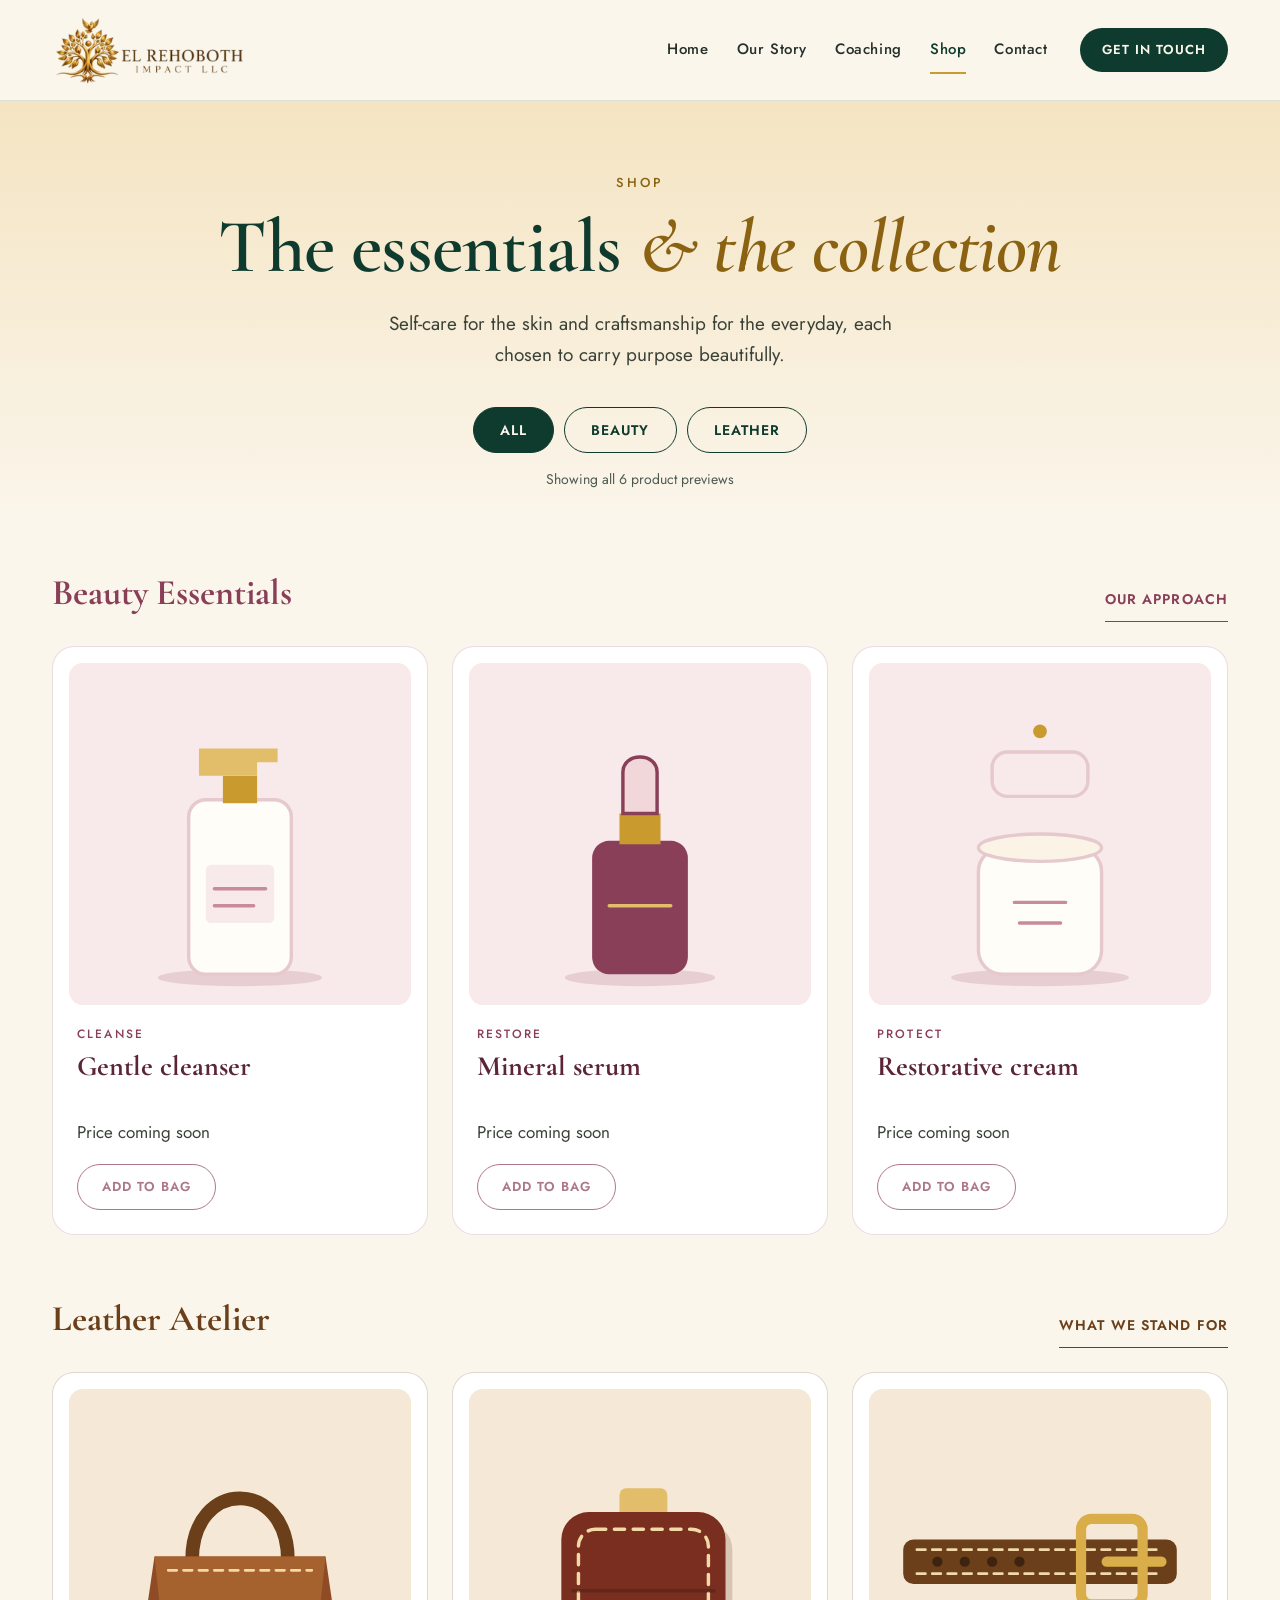
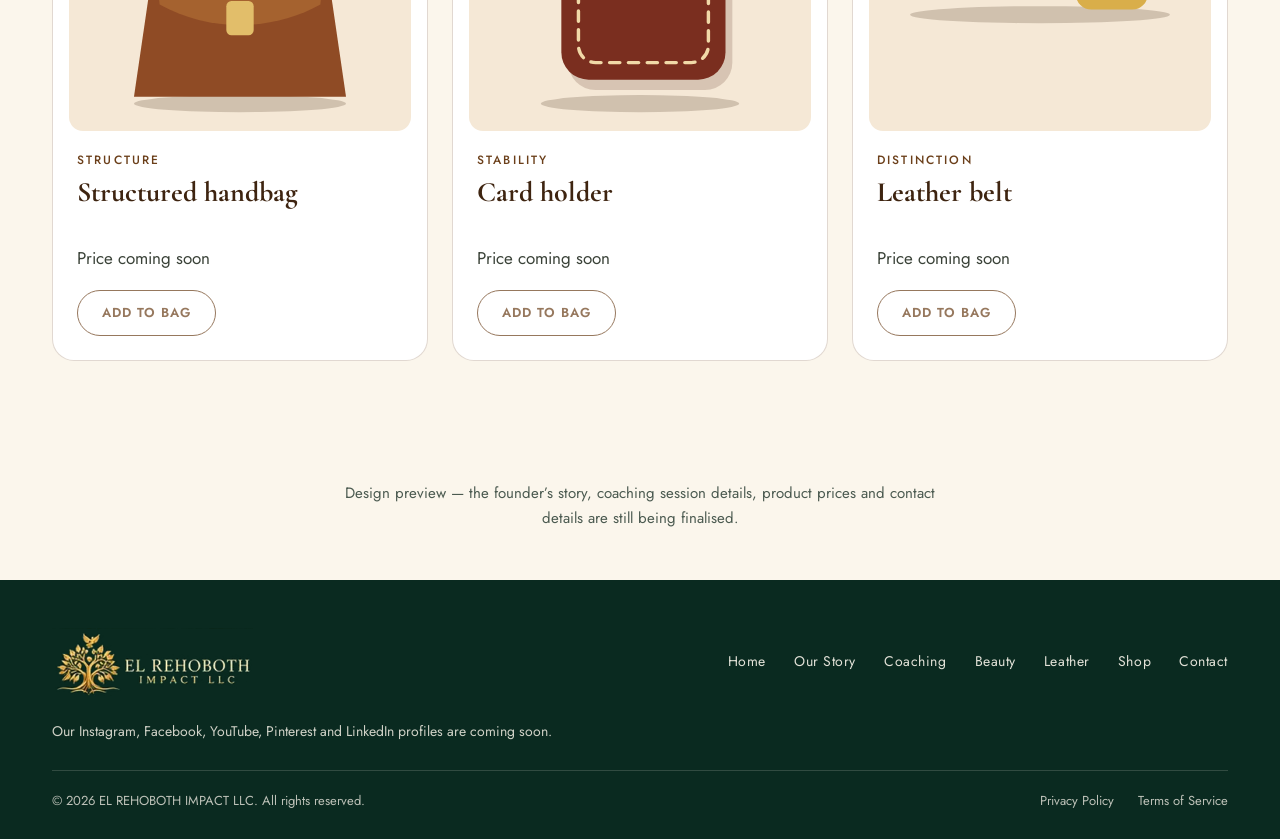
<file: shop.html>
<!doctype html>
<html lang="en">
<head>
<meta charset="utf-8">
<meta name="viewport" content="width=device-width, initial-scale=1">
<title>Shop | El Rehoboth Impact LLC</title>
<meta name="description" content="El Rehoboth Impact LLC: faith-based coaching, beauty essentials and leather craftsmanship, three expressions of one purpose.">
<link rel="preconnect" href="https://fonts.googleapis.com">
<link rel="preconnect" href="https://fonts.gstatic.com" crossorigin>
<link href="https://fonts.googleapis.com/css2?family=Cormorant+Garamond:ital,wght@0,500;0,600;0,700;1,500;1,600&family=Jost:wght@400;500;600&family=Pinyon+Script&display=swap" rel="stylesheet">
<link rel="stylesheet" href="assets/site.css">
</head>
<body>


<div style="width: 100%; background: #FBF6EC; color: #26302A; font-family: 'Jost', system-ui, sans-serif; line-height: 1.5; overflow: hidden;">

<header class="erh-header" style="width: 100%; background: #FBF6EC; border-bottom: 1px solid rgba(15,59,46,0.12); font-family: 'Jost', system-ui, sans-serif; color: #26302A;">
<div class="erh-bar" style="max-width: 1240px; margin: 0 auto; box-sizing: border-box; display: flex; align-items: center; justify-content: space-between; gap: 16px 32px;">
<a href="index.html" aria-label="El Rehoboth Impact LLC, home" style="display: flex; align-items: center;"><img class="erh-logo" src="assets/logo-header.png" alt="El Rehoboth Impact LLC" style="display: block; width: auto;"></a>
<nav class="erh-wide" aria-label="Main" style="align-items: center; gap: 4px 28px;"><a href="index.html" style="white-space: nowrap; padding: 12px 0; font-size: 15px; font-weight: 500; letter-spacing: 0.04em; text-decoration: none; color: #26302A; border-bottom: 2px solid transparent;">Home</a><a href="about.html" style="white-space: nowrap; padding: 12px 0; font-size: 15px; font-weight: 500; letter-spacing: 0.04em; text-decoration: none; color: #26302A; border-bottom: 2px solid transparent;">Our Story</a><a href="coaching.html" style="white-space: nowrap; padding: 12px 0; font-size: 15px; font-weight: 500; letter-spacing: 0.04em; text-decoration: none; color: #26302A; border-bottom: 2px solid transparent;">Coaching</a><a href="shop.html" style="white-space: nowrap; padding: 12px 0; font-size: 15px; font-weight: 500; letter-spacing: 0.04em; text-decoration: none; color: #0F3B2E; border-bottom: 2px solid #C99A2E;">Shop</a><a href="contact.html" style="white-space: nowrap; padding: 12px 0; font-size: 15px; font-weight: 500; letter-spacing: 0.04em; text-decoration: none; color: #26302A; border-bottom: 2px solid transparent;">Contact</a><a href="contact.html" style="white-space: nowrap; height: 44px; padding: 0 22px; margin-left: 4px; border-radius: 999px; background: #0F3B2E; color: #FBF6EC; display: inline-flex; align-items: center; font-size: 13px; font-weight: 600; letter-spacing: 0.08em; text-transform: uppercase; text-decoration: none;">Get in Touch</a></nav>
<button class="erh-burger" type="button" aria-label="Menu" aria-expanded="false" style="width: 48px; height: 48px; border-radius: 14px; border: 1.5px solid #0F3B2E; background: transparent; color: #0F3B2E; align-items: center; justify-content: center; cursor: pointer;"><svg width="24" height="24" viewBox="0 0 24 24" fill="none" stroke="currentColor" stroke-width="1.8" stroke-linecap="round" aria-hidden="true"><path class="erh-ico" d="M4 7H20M4 12H20M4 17H20"></path></svg></button>
</div>
<nav class="erh-mob" aria-label="Mobile" hidden style="border-top: 1px solid rgba(15,59,46,0.12); padding: 8px 20px 28px; background: #FBF6EC;"><a href="index.html" style="display: flex; align-items: center; justify-content: space-between; min-height: 58px; padding: 0 4px; font-family: 'Cormorant Garamond', serif; font-size: 28px; font-weight: 600; text-decoration: none; color: #26302A; border-bottom: 1px solid rgba(15,59,46,0.12);"><span>Home</span><span style="width: 8px; height: 8px; border-radius: 50%; background: transparent;"></span></a><a href="about.html" style="display: flex; align-items: center; justify-content: space-between; min-height: 58px; padding: 0 4px; font-family: 'Cormorant Garamond', serif; font-size: 28px; font-weight: 600; text-decoration: none; color: #26302A; border-bottom: 1px solid rgba(15,59,46,0.12);"><span>Our Story</span><span style="width: 8px; height: 8px; border-radius: 50%; background: transparent;"></span></a><a href="coaching.html" style="display: flex; align-items: center; justify-content: space-between; min-height: 58px; padding: 0 4px; font-family: 'Cormorant Garamond', serif; font-size: 28px; font-weight: 600; text-decoration: none; color: #26302A; border-bottom: 1px solid rgba(15,59,46,0.12);"><span>Coaching</span><span style="width: 8px; height: 8px; border-radius: 50%; background: transparent;"></span></a><a href="shop.html" style="display: flex; align-items: center; justify-content: space-between; min-height: 58px; padding: 0 4px; font-family: 'Cormorant Garamond', serif; font-size: 28px; font-weight: 600; text-decoration: none; color: #0F3B2E; border-bottom: 1px solid rgba(15,59,46,0.12);"><span>Shop</span><span style="width: 8px; height: 8px; border-radius: 50%; background: #C99A2E;"></span></a><a href="contact.html" style="display: flex; align-items: center; justify-content: space-between; min-height: 58px; padding: 0 4px; font-family: 'Cormorant Garamond', serif; font-size: 28px; font-weight: 600; text-decoration: none; color: #26302A; border-bottom: 1px solid rgba(15,59,46,0.12);"><span>Contact</span><span style="width: 8px; height: 8px; border-radius: 50%; background: transparent;"></span></a><a href="contact.html" style="margin-top: 24px; height: 54px; border-radius: 999px; background: #0F3B2E; color: #FBF6EC; display: flex; align-items: center; justify-content: center; font-size: 14px; font-weight: 600; letter-spacing: 0.1em; text-transform: uppercase; text-decoration: none;">Get in Touch</a></nav>
</header>

<!-- INTRO -->
<section style="background: linear-gradient(180deg, #F4E4C2 0%, #FBF6EC 100%); padding: 72px 0 40px;">
<div style="max-width: 1240px; margin: 0 auto; padding: 0 32px; text-align: center;">
<div style="font-size: 13px; font-weight: 500; letter-spacing: 0.24em; text-transform: uppercase; color: #8A6212;">Shop</div>
<h1 style="margin: 16px 0 0; font-family: 'Cormorant Garamond', serif; font-weight: 600; font-size: clamp(42px, 6vw, 76px); line-height: 1.02; letter-spacing: -0.01em; color: #0F3B2E;">The essentials <span style="font-style: italic; color: #8A6212;">&amp; the collection</span></h1>
<p style="margin: 22px auto 0; max-width: 560px; font-size: 19px; line-height: 1.65; color: #3A4238;">Self-care for the skin and craftsmanship for the everyday, each chosen to carry purpose beautifully.</p>
<div role="group" aria-label="Filter products" style="margin-top: 36px; display: flex; flex-wrap: wrap; justify-content: center; gap: 10px;">
<button type="button" data-filter="all" aria-pressed="false" style="height: 46px; padding: 0 26px; border-radius: 999px; border: 1.5px solid #0F3B2E; background: transparent; color: #0F3B2E; font-family: inherit; font-size: 14px; font-weight: 600; letter-spacing: 0.08em; text-transform: uppercase; cursor: pointer;">All</button><button type="button" data-filter="beauty" aria-pressed="false" style="height: 46px; padding: 0 26px; border-radius: 999px; border: 1.5px solid #0F3B2E; background: transparent; color: #0F3B2E; font-family: inherit; font-size: 14px; font-weight: 600; letter-spacing: 0.08em; text-transform: uppercase; cursor: pointer;">Beauty</button><button type="button" data-filter="leather" aria-pressed="false" style="height: 46px; padding: 0 26px; border-radius: 999px; border: 1.5px solid #0F3B2E; background: transparent; color: #0F3B2E; font-family: inherit; font-size: 14px; font-weight: 600; letter-spacing: 0.08em; text-transform: uppercase; cursor: pointer;">Leather</button>
</div>
<p id="filter-status" class="erh-filter-status" role="status" aria-live="polite">Showing all 6 product previews</p>
</div>
</section>

<!-- BEAUTY -->
<section id="beauty-section" style="display: block; background: #FBF6EC; padding: 40px 0 24px;">
<div style="max-width: 1240px; margin: 0 auto; padding: 0 32px;">
<div style="display: flex; flex-wrap: wrap; align-items: baseline; justify-content: space-between; gap: 8px 24px; margin-bottom: 24px;">
<h2 style="margin: 0; font-family: 'Cormorant Garamond', serif; font-weight: 700; font-size: 36px; line-height: 1.1; color: #8A3F58;">Beauty Essentials</h2>
<a href="beauty.html" style="min-height: 44px; display: inline-flex; align-items: center; font-size: 14px; font-weight: 600; letter-spacing: 0.08em; text-transform: uppercase; color: #8A3F58; text-decoration: none; border-bottom: 1.5px solid #8A3F58;">Our approach</a>
</div>
<div class="erh-card-grid erh-product-grid">

<article style="flex: 1 1 260px; min-width: 0; box-sizing: border-box; padding: 16px 16px 24px; border-radius: 22px; background: #FFFFFF; border: 1px solid rgba(138,63,88,0.18);">
<div style="border-radius: 14px; overflow: hidden; background: #F8E9EA;">
<svg viewBox="0 0 200 200" style="display: block; width: 100%; height: auto;" role="img" aria-label="A pump bottle with a gold head">
<ellipse cx="100" cy="184" rx="48" ry="5" fill="#8A3F58" fill-opacity="0.16"></ellipse>
<rect x="70" y="80" width="60" height="102" rx="10" fill="#FFFDF8" stroke="#E6C9CC" stroke-width="2"></rect>
<rect x="80" y="118" width="40" height="34" rx="3" fill="#F8E9EA"></rect>
<path d="M85 132H115M85 142H108" stroke="#C98B9A" stroke-width="2" stroke-linecap="round"></path>
<rect x="90" y="66" width="20" height="16" fill="#C99A2E"></rect>
<path d="M76 66V50H122V58H110V66Z" fill="#E2BE6A"></path>
</svg>
</div>
<div style="padding: 20px 8px 0;">
<div style="font-size: 12px; font-weight: 500; letter-spacing: 0.18em; text-transform: uppercase; color: #8A3F58;">Cleanse</div>
<h3 style="margin: 8px 0 0; font-family: 'Cormorant Garamond', serif; font-weight: 700; font-size: 28px; line-height: 1.1; color: #5C2438;">Gentle cleanser</h3>
<div class="erh-availability" style="margin-top: 8px; font-size: 17px; color: #3A4238;">Price coming soon</div>
<button type="button" disabled title="Pricing is being finalised and will be available at launch" style="margin-top: 18px; height: 46px; padding: 0 24px; border-radius: 999px; border: 1.5px solid #8A3F58; background: transparent; color: #8A3F58; font-family: inherit; font-size: 13px; font-weight: 600; letter-spacing: 0.08em; text-transform: uppercase; cursor: not-allowed;">Add to bag</button>
</div>
</article>

<article style="flex: 1 1 260px; min-width: 0; box-sizing: border-box; padding: 16px 16px 24px; border-radius: 22px; background: #FFFFFF; border: 1px solid rgba(138,63,88,0.18);">
<div style="border-radius: 14px; overflow: hidden; background: #F8E9EA;">
<svg viewBox="0 0 200 200" style="display: block; width: 100%; height: auto;" role="img" aria-label="A dropper bottle in deep rose">
<ellipse cx="100" cy="184" rx="44" ry="5" fill="#8A3F58" fill-opacity="0.16"></ellipse>
<rect x="72" y="104" width="56" height="78" rx="10" fill="#8A3F58"></rect>
<rect x="88" y="88" width="24" height="18" fill="#C99A2E"></rect>
<path d="M90 88V64C90 52 110 52 110 64V88Z" fill="#F1D6DA" stroke="#8A3F58" stroke-width="2"></path>
<path d="M82 142H118" stroke="#E2BE6A" stroke-width="2" stroke-linecap="round"></path>
</svg>
</div>
<div style="padding: 20px 8px 0;">
<div style="font-size: 12px; font-weight: 500; letter-spacing: 0.18em; text-transform: uppercase; color: #8A3F58;">Restore</div>
<h3 style="margin: 8px 0 0; font-family: 'Cormorant Garamond', serif; font-weight: 700; font-size: 28px; line-height: 1.1; color: #5C2438;">Mineral serum</h3>
<div class="erh-availability" style="margin-top: 8px; font-size: 17px; color: #3A4238;">Price coming soon</div>
<button type="button" disabled title="Pricing is being finalised and will be available at launch" style="margin-top: 18px; height: 46px; padding: 0 24px; border-radius: 999px; border: 1.5px solid #8A3F58; background: transparent; color: #8A3F58; font-family: inherit; font-size: 13px; font-weight: 600; letter-spacing: 0.08em; text-transform: uppercase; cursor: not-allowed;">Add to bag</button>
</div>
</article>

<article style="flex: 1 1 260px; min-width: 0; box-sizing: border-box; padding: 16px 16px 24px; border-radius: 22px; background: #FFFFFF; border: 1px solid rgba(138,63,88,0.18);">
<div style="border-radius: 14px; overflow: hidden; background: #F8E9EA;">
<svg viewBox="0 0 200 200" style="display: block; width: 100%; height: auto;" role="img" aria-label="An open jar of cream with its lid lifted above it">
<ellipse cx="100" cy="184" rx="52" ry="5" fill="#8A3F58" fill-opacity="0.16"></ellipse>
<rect x="64" y="108" width="72" height="74" rx="14" fill="#FFFDF8" stroke="#E6C9CC" stroke-width="2"></rect>
<ellipse cx="100" cy="108" rx="36" ry="8" fill="#FBF4E6" stroke="#E6C9CC" stroke-width="2"></ellipse>
<path d="M85 140H115M88 152H112" stroke="#C98B9A" stroke-width="2" stroke-linecap="round"></path>
<rect x="72" y="52" width="56" height="26" rx="9" fill="#F8E9EA" stroke="#E6C9CC" stroke-width="2"></rect>
<circle cx="100" cy="40" r="4" fill="#C99A2E"></circle>
</svg>
</div>
<div style="padding: 20px 8px 0;">
<div style="font-size: 12px; font-weight: 500; letter-spacing: 0.18em; text-transform: uppercase; color: #8A3F58;">Protect</div>
<h3 style="margin: 8px 0 0; font-family: 'Cormorant Garamond', serif; font-weight: 700; font-size: 28px; line-height: 1.1; color: #5C2438;">Restorative cream</h3>
<div class="erh-availability" style="margin-top: 8px; font-size: 17px; color: #3A4238;">Price coming soon</div>
<button type="button" disabled title="Pricing is being finalised and will be available at launch" style="margin-top: 18px; height: 46px; padding: 0 24px; border-radius: 999px; border: 1.5px solid #8A3F58; background: transparent; color: #8A3F58; font-family: inherit; font-size: 13px; font-weight: 600; letter-spacing: 0.08em; text-transform: uppercase; cursor: not-allowed;">Add to bag</button>
</div>
</article>

</div>
</div>
</section>

<!-- LEATHER -->
<section id="leather-section" style="display: block; background: #FBF6EC; padding: 40px 0 96px;">
<div style="max-width: 1240px; margin: 0 auto; padding: 0 32px;">
<div style="display: flex; flex-wrap: wrap; align-items: baseline; justify-content: space-between; gap: 8px 24px; margin-bottom: 24px;">
<h2 style="margin: 0; font-family: 'Cormorant Garamond', serif; font-weight: 700; font-size: 36px; line-height: 1.1; color: #6B3F1A;">Leather Atelier</h2>
<a href="leather.html" style="min-height: 44px; display: inline-flex; align-items: center; font-size: 14px; font-weight: 600; letter-spacing: 0.08em; text-transform: uppercase; color: #6B3F1A; text-decoration: none; border-bottom: 1.5px solid #6B3F1A;">What we stand for</a>
</div>
<div class="erh-card-grid erh-product-grid">

<article style="flex: 1 1 260px; min-width: 0; box-sizing: border-box; padding: 16px 16px 24px; border-radius: 22px; background: #FFFFFF; border: 1px solid rgba(107,63,26,0.2);">
<div style="border-radius: 14px; overflow: hidden; background: #F5E8D6;">
<svg viewBox="0 0 200 200" style="display: block; width: 100%; height: auto;" role="img" aria-label="A tan leather handbag with a gold clasp">
<ellipse cx="100" cy="184" rx="62" ry="5" fill="#3E2410" fill-opacity="0.2"></ellipse>
<path d="M72 100C72 52 128 52 128 100" fill="none" stroke="#6B3F1A" stroke-width="8" stroke-linecap="round"></path>
<path d="M50 98H150L162 180H38Z" fill="#8F4B25"></path>
<path d="M50 98H150L147 126C118 142 82 142 53 126Z" fill="#A5622F"></path>
<path d="M58 106H142" fill="none" stroke="#F1D9A8" stroke-width="1.6" stroke-dasharray="5 4" stroke-linecap="round"></path>
<rect x="92" y="124" width="16" height="20" rx="3" fill="#E2BE6A"></rect>
</svg>
</div>
<div style="padding: 20px 8px 0;">
<div style="font-size: 12px; font-weight: 500; letter-spacing: 0.18em; text-transform: uppercase; color: #6B3F1A;">Structure</div>
<h3 style="margin: 8px 0 0; font-family: 'Cormorant Garamond', serif; font-weight: 700; font-size: 28px; line-height: 1.1; color: #3E2410;">Structured handbag</h3>
<div class="erh-availability" style="margin-top: 8px; font-size: 17px; color: #3A4238;">Price coming soon</div>
<button type="button" disabled title="Pricing is being finalised and will be available at launch" style="margin-top: 18px; height: 46px; padding: 0 24px; border-radius: 999px; border: 1.5px solid #6B3F1A; background: transparent; color: #6B3F1A; font-family: inherit; font-size: 13px; font-weight: 600; letter-spacing: 0.08em; text-transform: uppercase; cursor: not-allowed;">Add to bag</button>
</div>
</article>

<article style="flex: 1 1 260px; min-width: 0; box-sizing: border-box; padding: 16px 16px 24px; border-radius: 22px; background: #FFFFFF; border: 1px solid rgba(107,63,26,0.2);">
<div style="border-radius: 14px; overflow: hidden; background: #F5E8D6;">
<svg viewBox="0 0 200 200" style="display: block; width: 100%; height: auto;" role="img" aria-label="A burgundy leather card holder with cream hand stitching and a gold card peeking out">
<ellipse cx="100" cy="184" rx="58" ry="5" fill="#3E2410" fill-opacity="0.2"></ellipse>
<rect x="54" y="72" width="96" height="98" rx="16" fill="#4E2415" fill-opacity="0.18" transform="translate(4 6)"></rect>
<rect x="88" y="58" width="28" height="22" rx="4" fill="#E2BE6A"></rect>
<rect x="54" y="72" width="96" height="98" rx="16" fill="#7A2E1F"></rect>
<rect x="64" y="82" width="76" height="78" rx="10" fill="none" stroke="#F1D9A8" stroke-width="2" stroke-dasharray="6 5" stroke-linecap="round"></rect>
<path d="M60 118H144" stroke="#4E2415" stroke-width="2" stroke-opacity="0.55"></path>
</svg>
</div>
<div style="padding: 20px 8px 0;">
<div style="font-size: 12px; font-weight: 500; letter-spacing: 0.18em; text-transform: uppercase; color: #6B3F1A;">Stability</div>
<h3 style="margin: 8px 0 0; font-family: 'Cormorant Garamond', serif; font-weight: 700; font-size: 28px; line-height: 1.1; color: #3E2410;">Card holder</h3>
<div class="erh-availability" style="margin-top: 8px; font-size: 17px; color: #3A4238;">Price coming soon</div>
<button type="button" disabled title="Pricing is being finalised and will be available at launch" style="margin-top: 18px; height: 46px; padding: 0 24px; border-radius: 999px; border: 1.5px solid #6B3F1A; background: transparent; color: #6B3F1A; font-family: inherit; font-size: 13px; font-weight: 600; letter-spacing: 0.08em; text-transform: uppercase; cursor: not-allowed;">Add to bag</button>
</div>
</article>

<article style="flex: 1 1 260px; min-width: 0; box-sizing: border-box; padding: 16px 16px 24px; border-radius: 22px; background: #FFFFFF; border: 1px solid rgba(107,63,26,0.2);">
<div style="border-radius: 14px; overflow: hidden; background: #F5E8D6;">
<svg viewBox="0 0 200 200" style="display: block; width: 100%; height: auto;" role="img" aria-label="A leather belt with a gold buckle">
<ellipse cx="100" cy="132" rx="76" ry="5" fill="#3E2410" fill-opacity="0.2"></ellipse>
<rect x="20" y="88" width="160" height="26" rx="6" fill="#6B3F1A"></rect>
<path d="M28 94H172" stroke="#F1D9A8" stroke-width="1.6" stroke-dasharray="5 4" stroke-linecap="round"></path>
<path d="M28 108H172" stroke="#F1D9A8" stroke-width="1.6" stroke-dasharray="5 4" stroke-linecap="round"></path>
<circle cx="40" cy="101" r="3" fill="#3E2410"></circle>
<circle cx="56" cy="101" r="3" fill="#3E2410"></circle>
<circle cx="72" cy="101" r="3" fill="#3E2410"></circle>
<circle cx="88" cy="101" r="3" fill="#3E2410"></circle>
<rect x="124" y="76" width="36" height="50" rx="6" fill="none" stroke="#D9AE4A" stroke-width="6"></rect>
<rect x="136" y="98" width="38" height="6" rx="3" fill="#D9AE4A"></rect>
</svg>
</div>
<div style="padding: 20px 8px 0;">
<div style="font-size: 12px; font-weight: 500; letter-spacing: 0.18em; text-transform: uppercase; color: #6B3F1A;">Distinction</div>
<h3 style="margin: 8px 0 0; font-family: 'Cormorant Garamond', serif; font-weight: 700; font-size: 28px; line-height: 1.1; color: #3E2410;">Leather belt</h3>
<div class="erh-availability" style="margin-top: 8px; font-size: 17px; color: #3A4238;">Price coming soon</div>
<button type="button" disabled title="Pricing is being finalised and will be available at launch" style="margin-top: 18px; height: 46px; padding: 0 24px; border-radius: 999px; border: 1.5px solid #6B3F1A; background: transparent; color: #6B3F1A; font-family: inherit; font-size: 13px; font-weight: 600; letter-spacing: 0.08em; text-transform: uppercase; cursor: not-allowed;">Add to bag</button>
</div>
</article>

</div>
</div>
</section>

<section style="background: #FBF6EC; padding: 0 0 48px;">
<div style="max-width: 1240px; margin: 0 auto; padding: 0 32px;">
<p class="erh-preview-note" style="text-align: center;">Design preview &mdash; the founder&rsquo;s story, coaching session details, product prices and contact details are still being finalised.</p>
</div>
</section>

<footer style="width: 100%; background: #0A2A20; color: rgba(251,246,236,0.82); font-family: 'Jost', system-ui, sans-serif;">
<div style="max-width: 1240px; margin: 0 auto; padding: 48px 32px 28px; box-sizing: border-box;">
<div style="display: flex; flex-wrap: wrap; align-items: center; justify-content: space-between; gap: 24px 32px;">
<a href="index.html" aria-label="El Rehoboth Impact LLC, home" style="display: flex; align-items: center;">
<img src="assets/logo-footer.png" alt="" style="display: block; height: 68px; width: auto;">
</a>
<nav aria-label="Footer" style="display: flex; flex-wrap: wrap; gap: 0 28px; font-size: 14px; letter-spacing: 0.04em;">
<a href="index.html" style="color: rgba(251,246,236,0.9); padding: 12px 0; text-decoration: none;">Home</a>
<a href="about.html" style="color: rgba(251,246,236,0.9); padding: 12px 0; text-decoration: none;">Our Story</a>
<a href="coaching.html" style="color: rgba(251,246,236,0.9); padding: 12px 0; text-decoration: none;">Coaching</a>
<a href="beauty.html" style="color: rgba(251,246,236,0.9); padding: 12px 0; text-decoration: none;">Beauty</a>
<a href="leather.html" style="color: rgba(251,246,236,0.9); padding: 12px 0; text-decoration: none;">Leather</a>
<a href="shop.html" style="color: rgba(251,246,236,0.9); padding: 12px 0; text-decoration: none;">Shop</a>
<a href="contact.html" style="color: rgba(251,246,236,0.9); padding: 12px 0; text-decoration: none;">Contact</a>
</nav>
<p class="erh-social-note">Our Instagram, Facebook, YouTube, Pinterest and LinkedIn profiles are coming soon.</p>
</div>
<div style="margin-top: 28px; padding-top: 20px; border-top: 1px solid rgba(251,246,236,0.16); display: flex; flex-wrap: wrap; justify-content: space-between; gap: 8px 24px; font-size: 13px; color: rgba(251,246,236,0.74);">
<span>© 2026 EL REHOBOTH IMPACT LLC. All rights reserved.</span>
<span class="erh-legal-note"><span>Privacy Policy</span><span>Terms of Service</span></span>
</div>
</div>
</footer>

</div>

<script src="assets/site.js" defer></script>
</body>
</html>
</file>
<file: assets/site.css>
*, *::before, *::after { box-sizing: border-box; }
body { margin: 0; background: #FBF6EC; }
a { text-decoration: none; }
a:hover { opacity: .88; }
img { max-width: 100%; }
[hidden] { display: none !important; }
:focus-visible { outline: 2px solid #8A6212; outline-offset: 4px; }
input:focus, select:focus, textarea:focus { outline: 2px solid #8A6212; outline-offset: 2px; }
.erh-bar { padding: 14px 32px; }
.erh-logo { height: 72px; }
.erh-wide { display: flex; }
.erh-burger { display: none; flex-shrink: 0; }
.erh-mob:not([hidden]) { display: block; }

.erh-card-grid { display: grid; grid-template-columns: repeat(3, minmax(0, 1fr)); gap: 24px; }
.erh-card-grid > article { min-width: 0; }
.erh-product-grid > article { display: flex; flex-direction: column; }
.erh-product-grid > article > div:last-child { display: flex; flex-direction: column; flex: 1; }
.erh-product-grid button { align-self: flex-start; margin-top: auto !important; }
.erh-product-grid h3 { min-height: 2.2em; }
.erh-product-grid .erh-availability { padding-bottom: 18px; }
button:disabled { cursor: not-allowed !important; opacity: .7; }

.erh-editorial { display: grid; grid-template-columns: minmax(0, 1fr) minmax(0, 1.15fr); gap: 40px 72px; align-items: center; }
.erh-editorial-photo { grid-column: 1; grid-row: 1; width: 100%; max-width: 380px; justify-self: center; box-sizing: border-box; }
.erh-editorial-copy { grid-column: 2; grid-row: 1; min-width: 0; font-size: 19px; line-height: 1.75; color: #3A4238; }
.erh-editorial-copy > p:first-of-type { margin-top: 24px !important; }
.erh-preview-note { margin: 24px auto 0; max-width: 620px; font-size: 15px; line-height: 1.7; color: #4B5A50; }
.erh-preview-notice { margin: 28px 0 0; padding: 20px 24px; border: 1px solid rgba(15,59,46,.2); border-radius: 16px; background: #EDF1E6; color: #0F3B2E; font-size: 16px; line-height: 1.7; }
.erh-social-note { margin: 0; font-size: 14px; line-height: 1.6; }
.erh-footer-note { margin: 24px 0 0; padding-top: 20px; border-top: 1px solid rgba(251,246,236,.16); font-size: 14px; line-height: 1.7; }
.erh-legal-note { display: flex; flex-wrap: wrap; gap: 8px 24px; }
.erh-filter-status { min-height: 1.7em; margin: 16px 0 0; font-size: 14px; color: #4B5A50; }

@media (max-width: 1023px) {
  .erh-card-grid { grid-template-columns: repeat(2, minmax(0, 1fr)); }
  .erh-editorial { gap: 32px; }
}
@media (max-width: 899px) {
  .erh-bar { padding: 10px 20px; }
  .erh-logo { height: 60px; }
  .erh-wide { display: none; }
  .erh-burger { display: flex; }
}
@media (min-width: 900px) {
  .erh-mob { display: none !important; }
}
@media (max-width: 699px) {
  .erh-card-grid { grid-template-columns: minmax(0, 1fr); max-width: 460px; margin-inline: auto; }
  .erh-editorial { grid-template-columns: minmax(0, 1fr); }
  .erh-editorial-photo, .erh-editorial-copy { grid-column: auto; grid-row: auto; }
  .erh-contact-form { padding: 28px 20px !important; }
  .erh-product-grid h3 { min-height: 0; }
}
</file>
